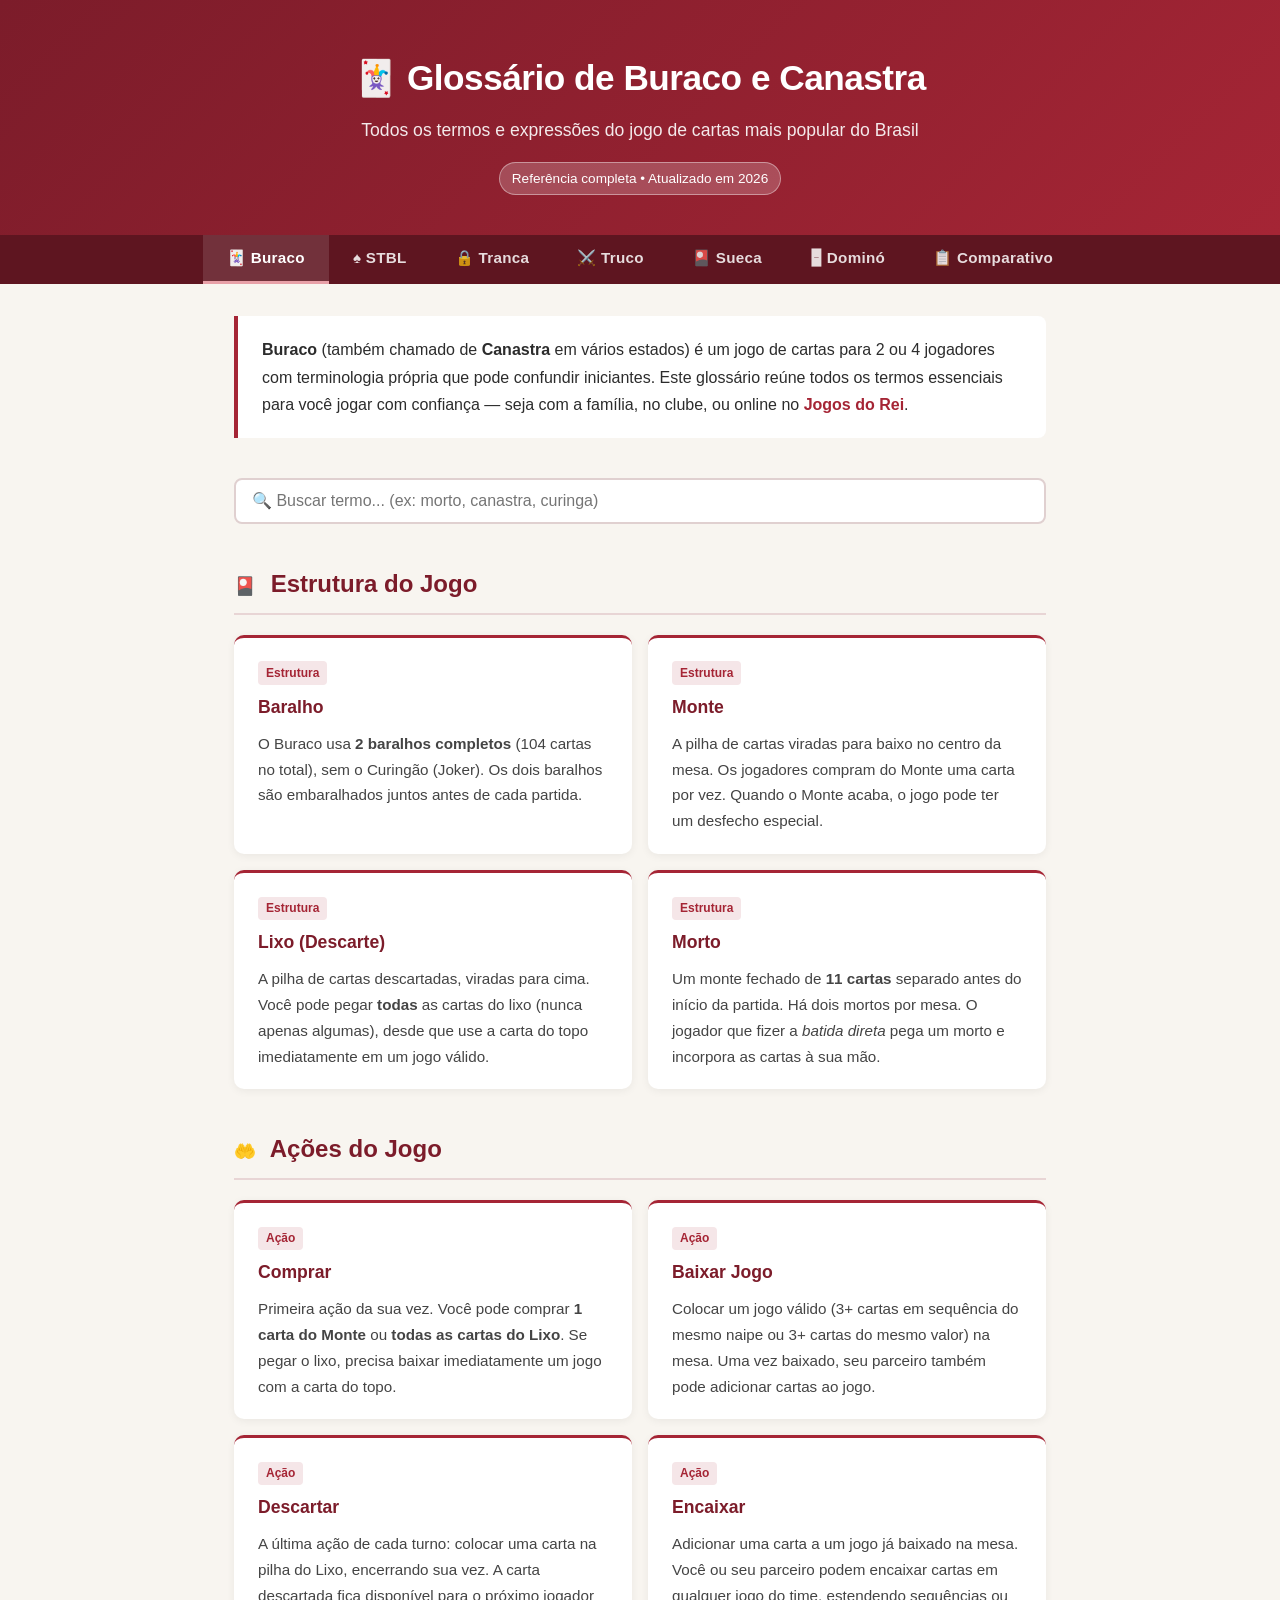
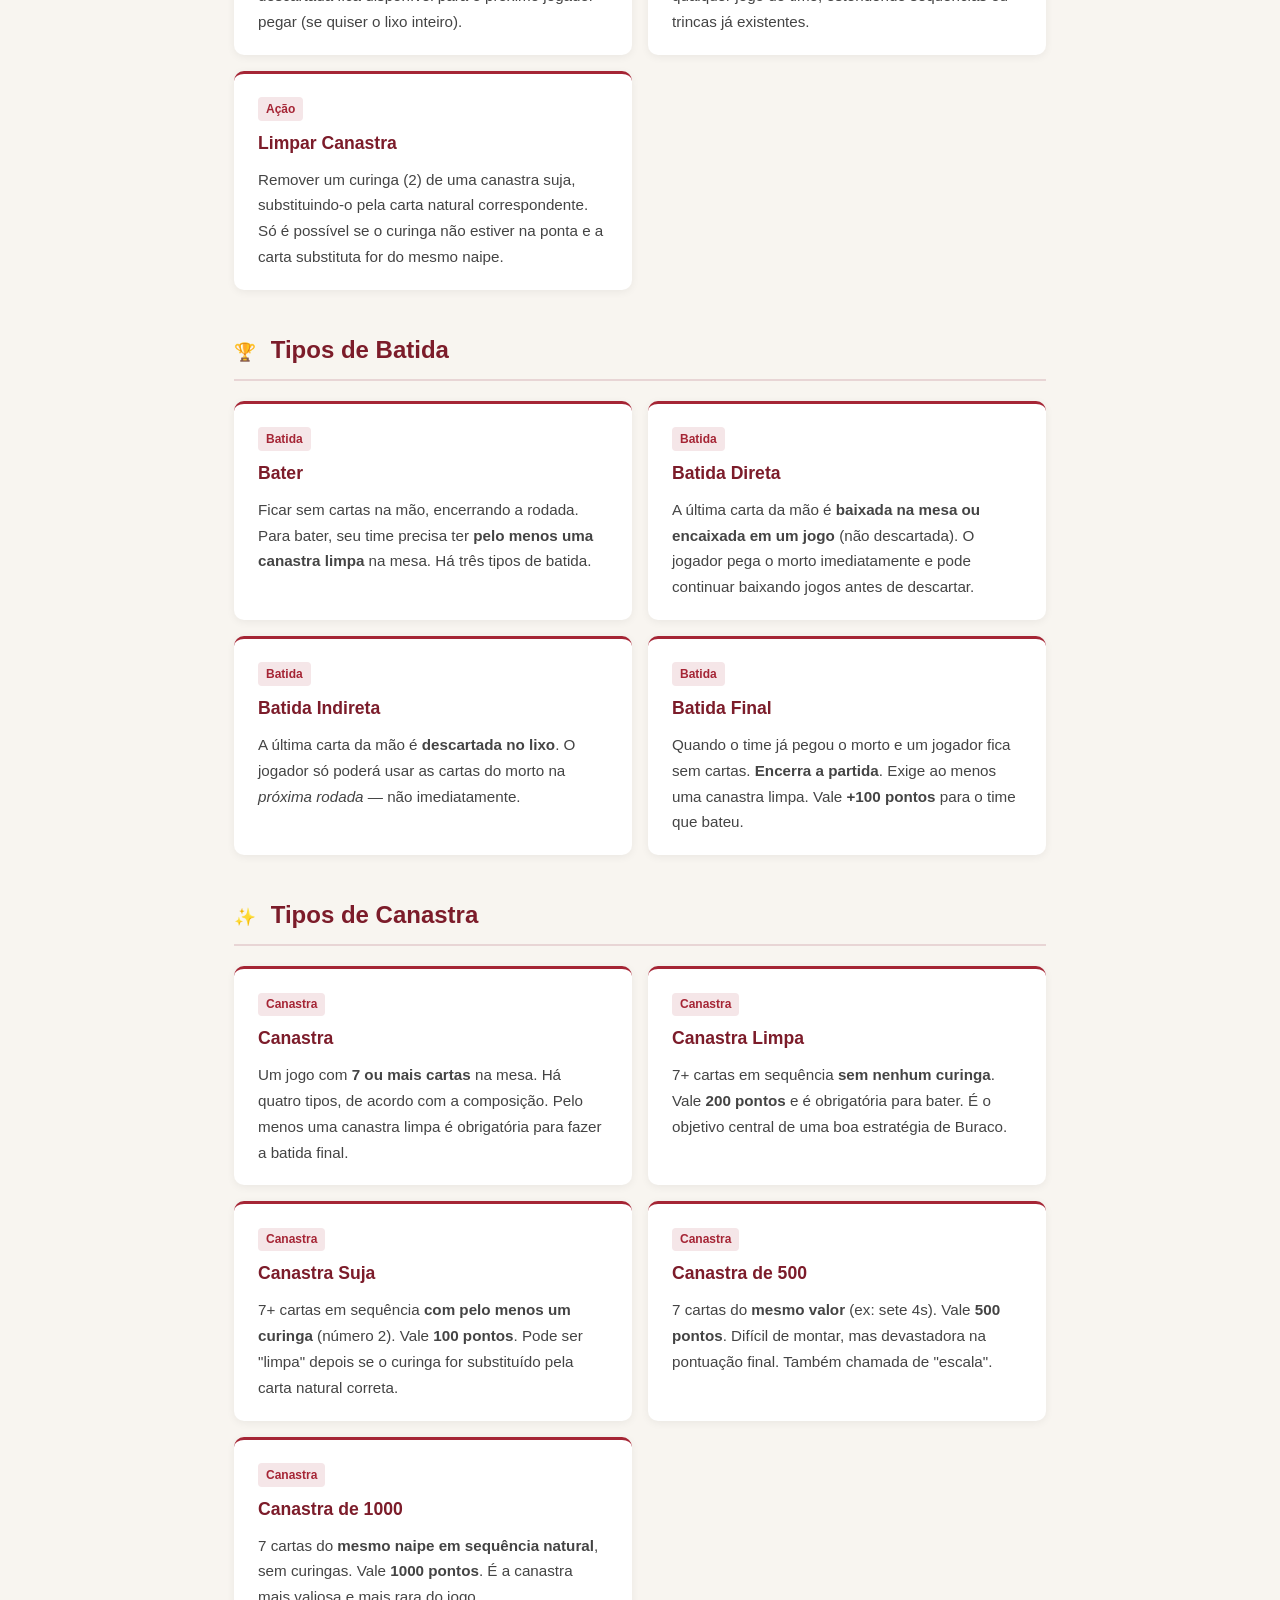
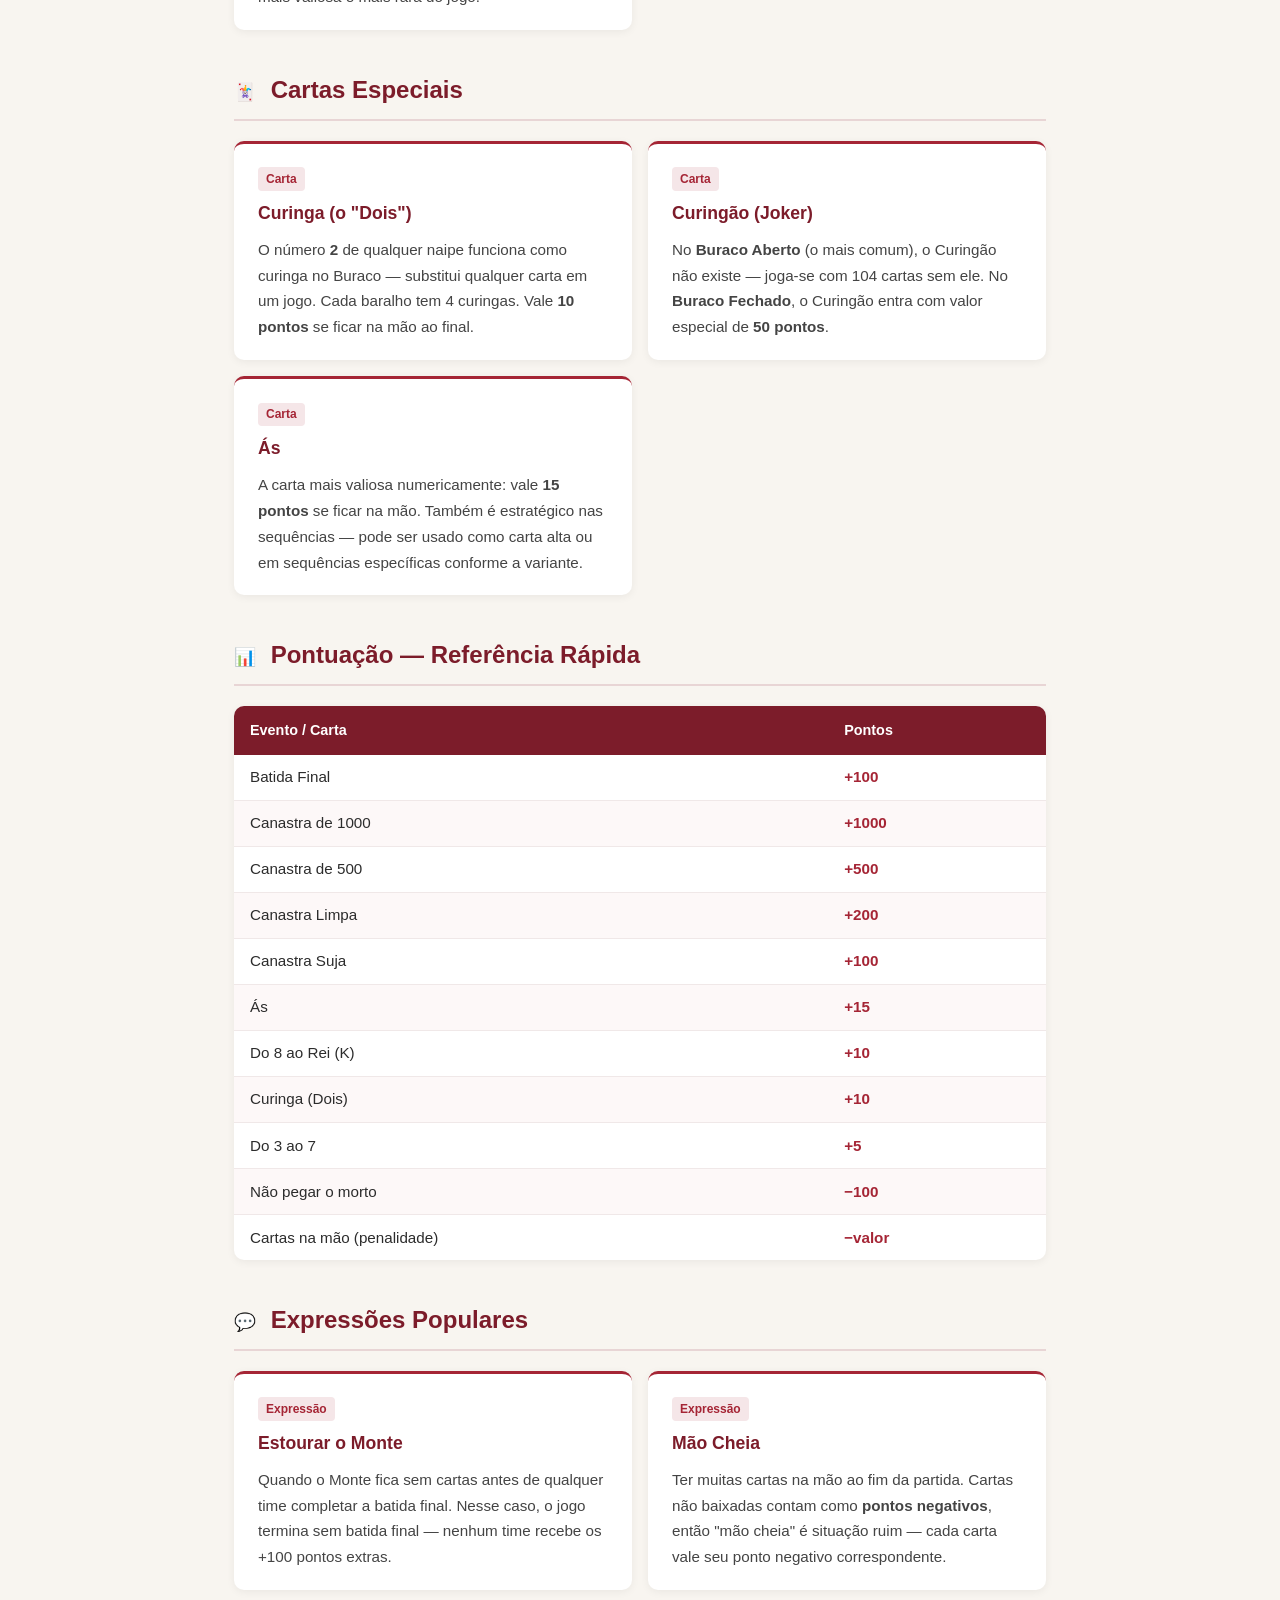
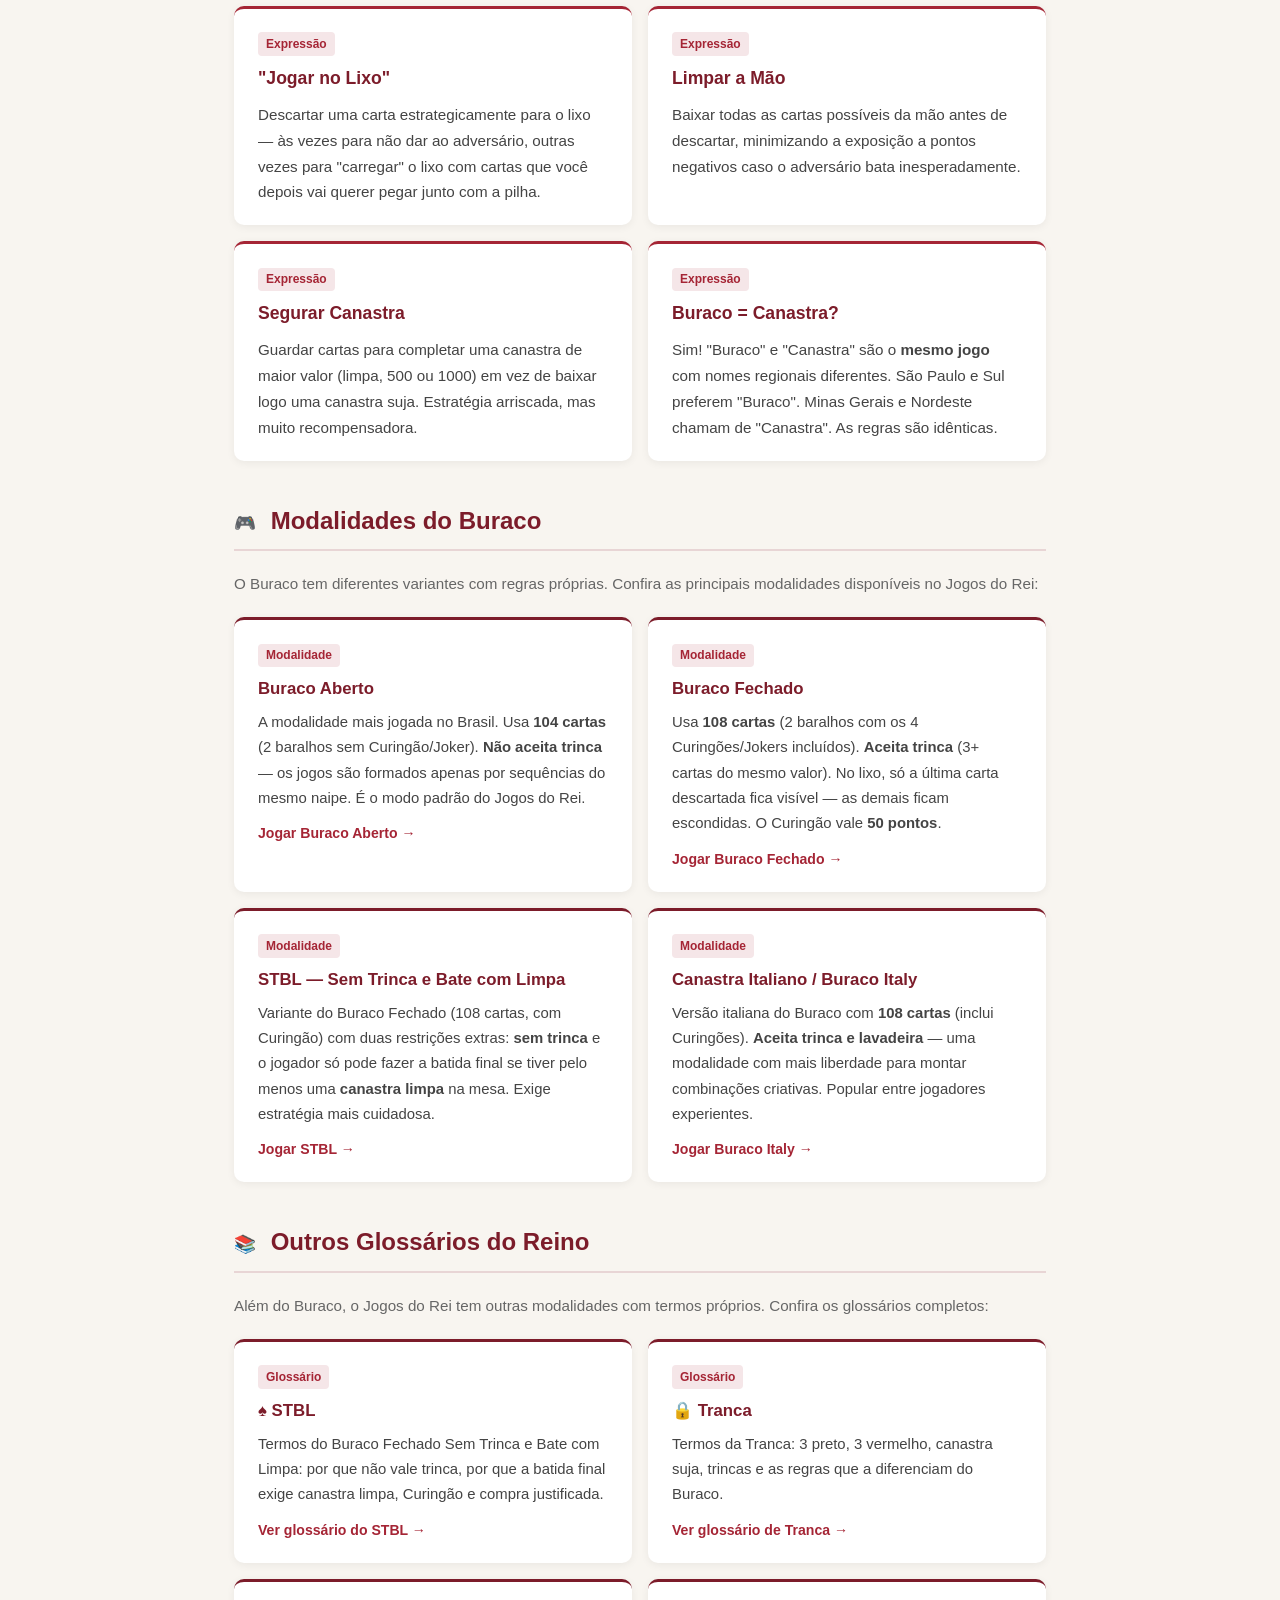
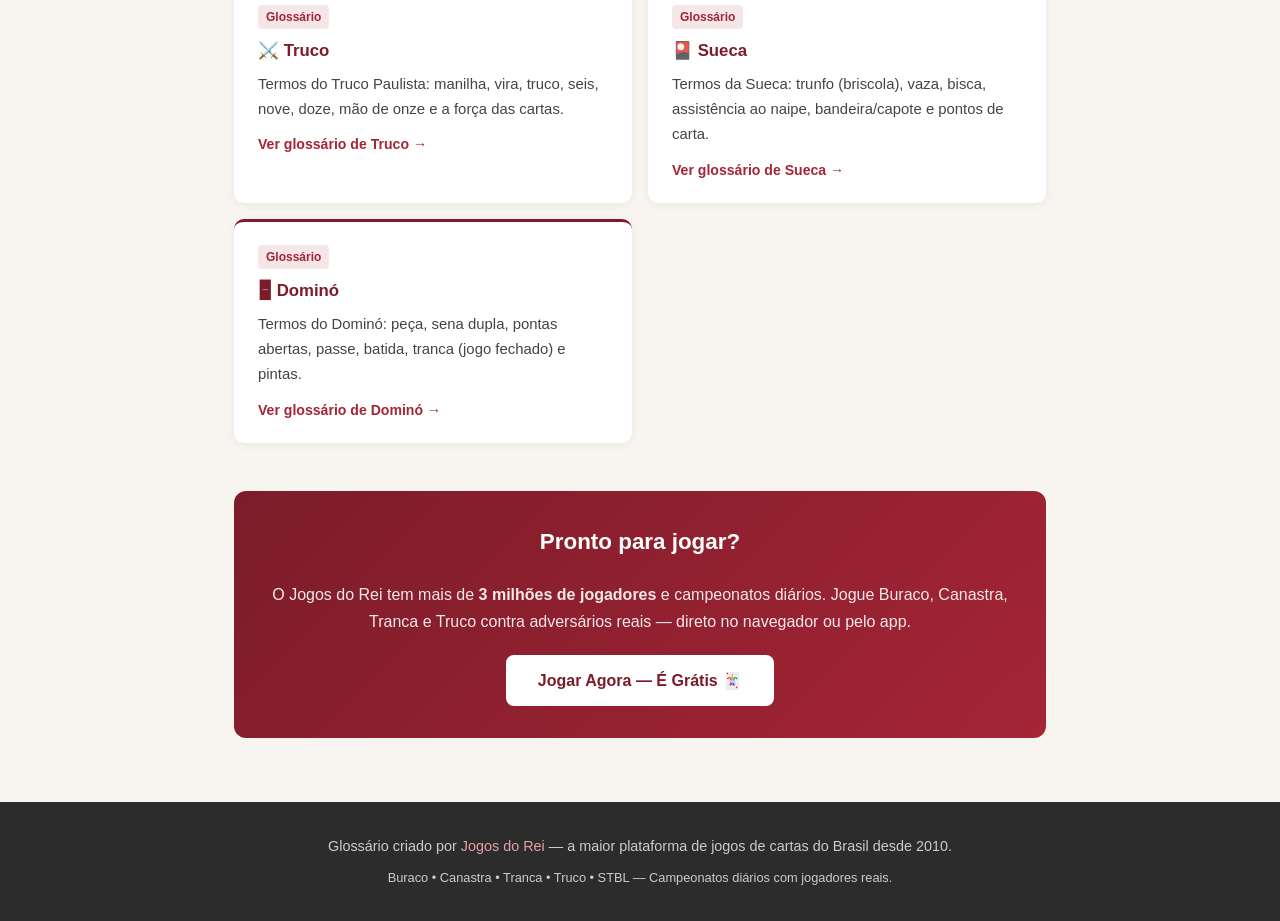
<file: glossario.tutorial/glossario-buraco-master/index.html>
<!DOCTYPE html>
<html lang="pt-BR">
<head>
  <meta charset="UTF-8">
  <meta name="viewport" content="width=device-width, initial-scale=1.0">
  <title>Glossário de Buraco e Canastra — Termos do Jogo</title>
  <meta name="description" content="Glossário completo com os termos e expressões do Buraco e Canastra. Aprenda o significado de morto, canastra, curinga, batida direta e muito mais.">
  <meta name="keywords" content="glossário buraco, termos buraco, canastra significado, morto buraco, batida direta, curinga buraco">
  <meta name="author" content="Jogos do Rei">
  <meta property="og:title" content="Glossário de Buraco e Canastra">
  <meta property="og:description" content="Termos, expressões e definições do Buraco/Canastra — o jogo de cartas mais popular do Brasil.">
  <meta property="og:url" content="https://jogosdorei.github.io/glossario-buraco/">
  <link rel="canonical" href="https://jogosdorei.github.io/glossario-buraco/">
  <style>
    * { box-sizing: border-box; margin: 0; padding: 0; }
    body {
      font-family: 'Segoe UI', Tahoma, Geneva, Verdana, sans-serif;
      background: #f8f5f0;
      color: #2c2c2c;
      line-height: 1.7;
    }
    header {
      background: linear-gradient(135deg, #7c1c2a 0%, #a52535 100%);
      color: white;
      padding: 3rem 1.5rem 2.5rem;
      text-align: center;
    }
    header h1 { font-size: 2.2rem; margin-bottom: 0.5rem; letter-spacing: -0.5px; }
    header p { font-size: 1.1rem; opacity: 0.9; max-width: 600px; margin: 0 auto; }
    .badge {
      display: inline-block;
      background: rgba(255,255,255,0.2);
      border: 1px solid rgba(255,255,255,0.4);
      border-radius: 20px;
      padding: 0.25rem 0.75rem;
      font-size: 0.85rem;
      margin-top: 1rem;
    }
    .container { max-width: 860px; margin: 0 auto; padding: 2rem 1.5rem; }
    .intro {
      background: white;
      border-left: 4px solid #a52535;
      border-radius: 0 8px 8px 0;
      padding: 1.25rem 1.5rem;
      margin-bottom: 2.5rem;
      font-size: 1rem;
    }
    .intro a { color: #a52535; font-weight: 600; text-decoration: none; }
    .intro a:hover { text-decoration: underline; }
    h2 {
      font-size: 1.5rem;
      color: #7c1c2a;
      border-bottom: 2px solid #e8d5d5;
      padding-bottom: 0.5rem;
      margin: 2.5rem 0 1.25rem;
    }
    h2 span { font-size: 1.1rem; margin-right: 0.5rem; }
    .term-grid {
      display: grid;
      grid-template-columns: 1fr;
      gap: 1rem;
    }
    @media (min-width: 600px) {
      .term-grid { grid-template-columns: 1fr 1fr; }
    }
    .term-card {
      background: white;
      border-radius: 10px;
      padding: 1.25rem 1.5rem;
      box-shadow: 0 2px 8px rgba(0,0,0,0.06);
      border-top: 3px solid #a52535;
      transition: transform 0.15s ease, box-shadow 0.15s ease;
    }
    .term-card:hover {
      transform: translateY(-2px);
      box-shadow: 0 4px 16px rgba(0,0,0,0.1);
    }
    .term-card h3 {
      font-size: 1.1rem;
      color: #7c1c2a;
      margin-bottom: 0.5rem;
    }
    .term-card p { font-size: 0.95rem; color: #444; }
    .term-card .tag {
      display: inline-block;
      background: #f5e6e8;
      color: #a52535;
      border-radius: 4px;
      padding: 0.1rem 0.5rem;
      font-size: 0.75rem;
      font-weight: 600;
      margin-bottom: 0.5rem;
    }
    .cta {
      background: linear-gradient(135deg, #7c1c2a, #a52535);
      color: white;
      border-radius: 12px;
      padding: 2rem 2rem;
      text-align: center;
      margin: 3rem 0 2rem;
    }
    .cta h2 { color: white; border: none; margin: 0 0 0.75rem; font-size: 1.4rem; }
    .cta p { margin-bottom: 1.25rem; opacity: 0.9; font-size: 1rem; }
    .cta a {
      display: inline-block;
      background: white;
      color: #7c1c2a;
      font-weight: 700;
      padding: 0.75rem 2rem;
      border-radius: 8px;
      text-decoration: none;
      font-size: 1rem;
      transition: opacity 0.15s;
    }
    .cta a:hover { opacity: 0.85; }
    .pontos-table {
      width: 100%;
      border-collapse: collapse;
      background: white;
      border-radius: 10px;
      overflow: hidden;
      box-shadow: 0 2px 8px rgba(0,0,0,0.06);
      margin-bottom: 1rem;
    }
    .pontos-table th {
      background: #7c1c2a;
      color: white;
      padding: 0.75rem 1rem;
      text-align: left;
      font-size: 0.9rem;
    }
    .pontos-table td {
      padding: 0.6rem 1rem;
      border-bottom: 1px solid #f0e8e8;
      font-size: 0.95rem;
    }
    .pontos-table tr:last-child td { border-bottom: none; }
    .pontos-table tr:nth-child(even) td { background: #fdf8f8; }
    .pts { font-weight: 700; color: #a52535; }
    footer {
      background: #2c2c2c;
      color: #ccc;
      text-align: center;
      padding: 2rem 1rem;
      font-size: 0.9rem;
    }
    footer a { color: #e8a0a8; text-decoration: none; }
    footer a:hover { text-decoration: underline; }
    .search-box {
      display: flex;
      gap: 0.5rem;
      margin-bottom: 2rem;
    }
    .search-box input {
      flex: 1;
      padding: 0.75rem 1rem;
      border: 2px solid #e0d0d0;
      border-radius: 8px;
      font-size: 1rem;
      outline: none;
      transition: border-color 0.15s;
    }
    .search-box input:focus { border-color: #a52535; }
    #no-results { display: none; color: #888; text-align: center; padding: 2rem; }
    nav {
      background: #5e1520;
      display: flex;
      justify-content: center;
      gap: 0;
      flex-wrap: wrap;
    }
    nav a {
      color: rgba(255,255,255,0.85);
      text-decoration: none;
      padding: 0.65rem 1.5rem;
      font-size: 0.95rem;
      font-weight: 600;
      letter-spacing: 0.3px;
      transition: background 0.15s, color 0.15s;
    }
    nav a:hover, nav a.active {
      background: rgba(255,255,255,0.12);
      color: white;
    }
    nav a.active {
      border-bottom: 3px solid #e8a0a8;
    }
    .modal-grid {
      display: grid;
      grid-template-columns: 1fr;
      gap: 1rem;
      margin-bottom: 1rem;
    }
    @media (min-width: 700px) {
      .modal-grid { grid-template-columns: 1fr 1fr; }
    }
    .modal-card {
      background: white;
      border-radius: 10px;
      padding: 1.25rem 1.5rem;
      box-shadow: 0 2px 8px rgba(0,0,0,0.06);
      border-top: 3px solid #7c1c2a;
    }
    .modal-card h3 { font-size: 1.05rem; color: #7c1c2a; margin-bottom: 0.4rem; }
    .modal-card p { font-size: 0.93rem; color: #444; margin-bottom: 0.5rem; }
    .modal-card a { color: #a52535; font-weight: 600; text-decoration: none; font-size: 0.88rem; }
    .modal-card a:hover { text-decoration: underline; }
    .modal-card .tag { display: inline-block; background: #f5e6e8; color: #a52535; border-radius: 4px; padding: 0.1rem 0.5rem; font-size: 0.75rem; font-weight: 600; margin-bottom: 0.5rem; }
  </style>
</head>
<body>

<header>
  <h1>🃏 Glossário de Buraco e Canastra</h1>
  <p>Todos os termos e expressões do jogo de cartas mais popular do Brasil</p>
  <span class="badge">Referência completa • Atualizado em 2026</span>
</header>

<nav>
  <a href="./index.html" class="active">🃏 Buraco</a>
  <a href="./stbl.html">♠️ STBL</a>
  <a href="./tranca.html">🔒 Tranca</a>
  <a href="./truco.html">⚔️ Truco</a>
  <a href="./sueca.html">🎴 Sueca</a>
  <a href="./domino.html">🁢 Dominó</a>
  <a href="./comparativo.html">📋 Comparativo</a>
</nav>

<div class="container">

  <div class="intro">
    <strong>Buraco</strong> (também chamado de <strong>Canastra</strong> em vários estados) é um jogo de cartas para 2 ou 4 jogadores com terminologia própria que pode confundir iniciantes. Este glossário reúne todos os termos essenciais para você jogar com confiança — seja com a família, no clube, ou online no <a href="https://www.jogosdorei.com.br" target="_blank" rel="noopener">Jogos do Rei</a>.
  </div>

  <div class="search-box">
    <input type="text" id="search" placeholder="🔍 Buscar termo... (ex: morto, canastra, curinga)" oninput="filtrarTermos()">
  </div>
  <p id="no-results">Nenhum termo encontrado. Tente outra busca.</p>

  <!-- SEÇÃO: Estrutura do jogo -->
  <h2><span>🎴</span> Estrutura do Jogo</h2>
  <div class="term-grid" id="section-estrutura">

    <div class="term-card" data-termo="baralho cartas deck">
      <span class="tag">Estrutura</span>
      <h3>Baralho</h3>
      <p>O Buraco usa <strong>2 baralhos completos</strong> (104 cartas no total), sem o Curingão (Joker). Os dois baralhos são embaralhados juntos antes de cada partida.</p>
    </div>

    <div class="term-card" data-termo="monte deck pilha compra">
      <span class="tag">Estrutura</span>
      <h3>Monte</h3>
      <p>A pilha de cartas viradas para baixo no centro da mesa. Os jogadores compram do Monte uma carta por vez. Quando o Monte acaba, o jogo pode ter um desfecho especial.</p>
    </div>

    <div class="term-card" data-termo="lixo descarte pilha">
      <span class="tag">Estrutura</span>
      <h3>Lixo (Descarte)</h3>
      <p>A pilha de cartas descartadas, viradas para cima. Você pode pegar <strong>todas</strong> as cartas do lixo (nunca apenas algumas), desde que use a carta do topo imediatamente em um jogo válido.</p>
    </div>

    <div class="term-card" data-termo="morto pilha escondida pegar">
      <span class="tag">Estrutura</span>
      <h3>Morto</h3>
      <p>Um monte fechado de <strong>11 cartas</strong> separado antes do início da partida. Há dois mortos por mesa. O jogador que fizer a <em>batida direta</em> pega um morto e incorpora as cartas à sua mão.</p>
    </div>

  </div>

  <!-- SEÇÃO: Ações -->
  <h2><span>🤲</span> Ações do Jogo</h2>
  <div class="term-grid" id="section-acoes">

    <div class="term-card" data-termo="comprar carta monte lixo">
      <span class="tag">Ação</span>
      <h3>Comprar</h3>
      <p>Primeira ação da sua vez. Você pode comprar <strong>1 carta do Monte</strong> ou <strong>todas as cartas do Lixo</strong>. Se pegar o lixo, precisa baixar imediatamente um jogo com a carta do topo.</p>
    </div>

    <div class="term-card" data-termo="baixar jogo mesa meld">
      <span class="tag">Ação</span>
      <h3>Baixar Jogo</h3>
      <p>Colocar um jogo válido (3+ cartas em sequência do mesmo naipe ou 3+ cartas do mesmo valor) na mesa. Uma vez baixado, seu parceiro também pode adicionar cartas ao jogo.</p>
    </div>

    <div class="term-card" data-termo="descartar lixo final turno">
      <span class="tag">Ação</span>
      <h3>Descartar</h3>
      <p>A última ação de cada turno: colocar uma carta na pilha do Lixo, encerrando sua vez. A carta descartada fica disponível para o próximo jogador pegar (se quiser o lixo inteiro).</p>
    </div>

    <div class="term-card" data-termo="encaixar adicionar jogo existente">
      <span class="tag">Ação</span>
      <h3>Encaixar</h3>
      <p>Adicionar uma carta a um jogo já baixado na mesa. Você ou seu parceiro podem encaixar cartas em qualquer jogo do time, estendendo sequências ou trincas já existentes.</p>
    </div>

    <div class="term-card" data-termo="limpar canastra suja curinga remover">
      <span class="tag">Ação</span>
      <h3>Limpar Canastra</h3>
      <p>Remover um curinga (2) de uma canastra suja, substituindo-o pela carta natural correspondente. Só é possível se o curinga não estiver na ponta e a carta substituta for do mesmo naipe.</p>
    </div>

  </div>

  <!-- SEÇÃO: Batidas -->
  <h2><span>🏆</span> Tipos de Batida</h2>
  <div class="term-grid" id="section-batidas">

    <div class="term-card" data-termo="bater ganhar rodada sem cartas">
      <span class="tag">Batida</span>
      <h3>Bater</h3>
      <p>Ficar sem cartas na mão, encerrando a rodada. Para bater, seu time precisa ter <strong>pelo menos uma canastra limpa</strong> na mesa. Há três tipos de batida.</p>
    </div>

    <div class="term-card" data-termo="batida direta última carta mesa jogo">
      <span class="tag">Batida</span>
      <h3>Batida Direta</h3>
      <p>A última carta da mão é <strong>baixada na mesa ou encaixada em um jogo</strong> (não descartada). O jogador pega o morto imediatamente e pode continuar baixando jogos antes de descartar.</p>
    </div>

    <div class="term-card" data-termo="batida indireta última carta lixo descarte">
      <span class="tag">Batida</span>
      <h3>Batida Indireta</h3>
      <p>A última carta da mão é <strong>descartada no lixo</strong>. O jogador só poderá usar as cartas do morto na <em>próxima rodada</em> — não imediatamente.</p>
    </div>

    <div class="term-card" data-termo="batida final encerrar partida">
      <span class="tag">Batida</span>
      <h3>Batida Final</h3>
      <p>Quando o time já pegou o morto e um jogador fica sem cartas. <strong>Encerra a partida</strong>. Exige ao menos uma canastra limpa. Vale <strong>+100 pontos</strong> para o time que bateu.</p>
    </div>

  </div>

  <!-- SEÇÃO: Canastras -->
  <h2><span>✨</span> Tipos de Canastra</h2>
  <div class="term-grid" id="section-canastras">

    <div class="term-card" data-termo="canastra sete cartas sequência">
      <span class="tag">Canastra</span>
      <h3>Canastra</h3>
      <p>Um jogo com <strong>7 ou mais cartas</strong> na mesa. Há quatro tipos, de acordo com a composição. Pelo menos uma canastra limpa é obrigatória para fazer a batida final.</p>
    </div>

    <div class="term-card" data-termo="canastra limpa sem curinga 200 pontos">
      <span class="tag">Canastra</span>
      <h3>Canastra Limpa</h3>
      <p>7+ cartas em sequência <strong>sem nenhum curinga</strong>. Vale <strong>200 pontos</strong> e é obrigatória para bater. É o objetivo central de uma boa estratégia de Buraco.</p>
    </div>

    <div class="term-card" data-termo="canastra suja com curinga 100 pontos">
      <span class="tag">Canastra</span>
      <h3>Canastra Suja</h3>
      <p>7+ cartas em sequência <strong>com pelo menos um curinga</strong> (número 2). Vale <strong>100 pontos</strong>. Pode ser "limpa" depois se o curinga for substituído pela carta natural correta.</p>
    </div>

    <div class="term-card" data-termo="canastra 500 escala mesmo valor">
      <span class="tag">Canastra</span>
      <h3>Canastra de 500</h3>
      <p>7 cartas do <strong>mesmo valor</strong> (ex: sete 4s). Vale <strong>500 pontos</strong>. Difícil de montar, mas devastadora na pontuação final. Também chamada de "escala".</p>
    </div>

    <div class="term-card" data-termo="canastra 1000 natural mesmo naipe sequência">
      <span class="tag">Canastra</span>
      <h3>Canastra de 1000</h3>
      <p>7 cartas do <strong>mesmo naipe em sequência natural</strong>, sem curingas. Vale <strong>1000 pontos</strong>. É a canastra mais valiosa e mais rara do jogo.</p>
    </div>

  </div>

  <!-- SEÇÃO: Cartas Especiais -->
  <h2><span>🃏</span> Cartas Especiais</h2>
  <div class="term-grid" id="section-cartas">

    <div class="term-card" data-termo="curinga dois coringa substituto">
      <span class="tag">Carta</span>
      <h3>Curinga (o "Dois")</h3>
      <p>O número <strong>2</strong> de qualquer naipe funciona como curinga no Buraco — substitui qualquer carta em um jogo. Cada baralho tem 4 curingas. Vale <strong>10 pontos</strong> se ficar na mão ao final.</p>
    </div>

    <div class="term-card" data-termo="curingão joker buraco fechado">
      <span class="tag">Carta</span>
      <h3>Curingão (Joker)</h3>
      <p>No <strong>Buraco Aberto</strong> (o mais comum), o Curingão não existe — joga-se com 104 cartas sem ele. No <strong>Buraco Fechado</strong>, o Curingão entra com valor especial de <strong>50 pontos</strong>.</p>
    </div>

    <div class="term-card" data-termo="ás ace carta alta">
      <span class="tag">Carta</span>
      <h3>Ás</h3>
      <p>A carta mais valiosa numericamente: vale <strong>15 pontos</strong> se ficar na mão. Também é estratégico nas sequências — pode ser usado como carta alta ou em sequências específicas conforme a variante.</p>
    </div>

  </div>

  <!-- SEÇÃO: Termos de Pontuação -->
  <h2><span>📊</span> Pontuação — Referência Rápida</h2>

  <table class="pontos-table">
    <thead>
      <tr>
        <th>Evento / Carta</th>
        <th>Pontos</th>
      </tr>
    </thead>
    <tbody>
      <tr><td>Batida Final</td><td class="pts">+100</td></tr>
      <tr><td>Canastra de 1000</td><td class="pts">+1000</td></tr>
      <tr><td>Canastra de 500</td><td class="pts">+500</td></tr>
      <tr><td>Canastra Limpa</td><td class="pts">+200</td></tr>
      <tr><td>Canastra Suja</td><td class="pts">+100</td></tr>
      <tr><td>Ás</td><td class="pts">+15</td></tr>
      <tr><td>Do 8 ao Rei (K)</td><td class="pts">+10</td></tr>
      <tr><td>Curinga (Dois)</td><td class="pts">+10</td></tr>
      <tr><td>Do 3 ao 7</td><td class="pts">+5</td></tr>
      <tr><td>Não pegar o morto</td><td class="pts">−100</td></tr>
      <tr><td>Cartas na mão (penalidade)</td><td class="pts">−valor</td></tr>
    </tbody>
  </table>

  <!-- SEÇÃO: Expressões populares -->
  <h2><span>💬</span> Expressões Populares</h2>
  <div class="term-grid" id="section-expressoes">

    <div class="term-card" data-termo="estourar monte acabar cartas">
      <span class="tag">Expressão</span>
      <h3>Estourar o Monte</h3>
      <p>Quando o Monte fica sem cartas antes de qualquer time completar a batida final. Nesse caso, o jogo termina sem batida final — nenhum time recebe os +100 pontos extras.</p>
    </div>

    <div class="term-card" data-termo="mão cheia muitas cartas penalidade">
      <span class="tag">Expressão</span>
      <h3>Mão Cheia</h3>
      <p>Ter muitas cartas na mão ao fim da partida. Cartas não baixadas contam como <strong>pontos negativos</strong>, então "mão cheia" é situação ruim — cada carta vale seu ponto negativo correspondente.</p>
    </div>

    <div class="term-card" data-termo="jogar lixo pegar descarte">
      <span class="tag">Expressão</span>
      <h3>"Jogar no Lixo"</h3>
      <p>Descartar uma carta estrategicamente para o lixo — às vezes para não dar ao adversário, outras vezes para "carregar" o lixo com cartas que você depois vai querer pegar junto com a pilha.</p>
    </div>

    <div class="term-card" data-termo="limpar mesa baixar tudo cartas">
      <span class="tag">Expressão</span>
      <h3>Limpar a Mão</h3>
      <p>Baixar todas as cartas possíveis da mão antes de descartar, minimizando a exposição a pontos negativos caso o adversário bata inesperadamente.</p>
    </div>

    <div class="term-card" data-termo="segurar canastra guardar cartas">
      <span class="tag">Expressão</span>
      <h3>Segurar Canastra</h3>
      <p>Guardar cartas para completar uma canastra de maior valor (limpa, 500 ou 1000) em vez de baixar logo uma canastra suja. Estratégia arriscada, mas muito recompensadora.</p>
    </div>

    <div class="term-card" data-termo="buraco canastra mesmo jogo sinônimo">
      <span class="tag">Expressão</span>
      <h3>Buraco = Canastra?</h3>
      <p>Sim! "Buraco" e "Canastra" são o <strong>mesmo jogo</strong> com nomes regionais diferentes. São Paulo e Sul preferem "Buraco". Minas Gerais e Nordeste chamam de "Canastra". As regras são idênticas.</p>
    </div>

  </div>

  <!-- SEÇÃO: Modalidades do Buraco -->
  <h2><span>🎮</span> Modalidades do Buraco</h2>
  <p style="color:#666;font-size:0.95rem;margin-bottom:1.25rem;">O Buraco tem diferentes variantes com regras próprias. Confira as principais modalidades disponíveis no Jogos do Rei:</p>
  <div class="modal-grid">

    <div class="modal-card">
      <span class="tag">Modalidade</span>
      <h3>Buraco Aberto</h3>
      <p>A modalidade mais jogada no Brasil. Usa <strong>104 cartas</strong> (2 baralhos sem Curingão/Joker). <strong>Não aceita trinca</strong> — os jogos são formados apenas por sequências do mesmo naipe. É o modo padrão do Jogos do Rei.</p>
      <a href="https://www.jogosdorei.com.br" target="_blank" rel="noopener">Jogar Buraco Aberto →</a>
    </div>

    <div class="modal-card">
      <span class="tag">Modalidade</span>
      <h3>Buraco Fechado</h3>
      <p>Usa <strong>108 cartas</strong> (2 baralhos com os 4 Curingões/Jokers incluídos). <strong>Aceita trinca</strong> (3+ cartas do mesmo valor). No lixo, só a última carta descartada fica visível — as demais ficam escondidas. O Curingão vale <strong>50 pontos</strong>.</p>
      <a href="https://www.jogosdorei.com.br" target="_blank" rel="noopener">Jogar Buraco Fechado →</a>
    </div>

    <div class="modal-card">
      <span class="tag">Modalidade</span>
      <h3>STBL — Sem Trinca e Bate com Limpa</h3>
      <p>Variante do Buraco Fechado (108 cartas, com Curingão) com duas restrições extras: <strong>sem trinca</strong> e o jogador só pode fazer a batida final se tiver pelo menos uma <strong>canastra limpa</strong> na mesa. Exige estratégia mais cuidadosa.</p>
      <a href="https://www.jogosdorei.com.br" target="_blank" rel="noopener">Jogar STBL →</a>
    </div>

    <div class="modal-card">
      <span class="tag">Modalidade</span>
      <h3>Canastra Italiano / Buraco Italy</h3>
      <p>Versão italiana do Buraco com <strong>108 cartas</strong> (inclui Curingões). <strong>Aceita trinca e lavadeira</strong> — uma modalidade com mais liberdade para montar combinações criativas. Popular entre jogadores experientes.</p>
      <a href="https://www.jogosdorei.com.br/inicio/?jogo=BURACO_ITALY_4" target="_blank" rel="noopener">Jogar Buraco Italy →</a>
    </div>

  </div>

  <!-- SEÇÃO: Outros glossários do Reino -->
  <h2><span>📚</span> Outros Glossários do Reino</h2>
  <p style="color:#666;font-size:0.95rem;margin-bottom:1.25rem;">Além do Buraco, o Jogos do Rei tem outras modalidades com termos próprios. Confira os glossários completos:</p>
  <div class="modal-grid">

    <div class="modal-card">
      <span class="tag">Glossário</span>
      <h3>♠️ STBL</h3>
      <p>Termos do Buraco Fechado Sem Trinca e Bate com Limpa: por que não vale trinca, por que a batida final exige canastra limpa, Curingão e compra justificada.</p>
      <a href="./stbl.html">Ver glossário do STBL →</a>
    </div>

    <div class="modal-card">
      <span class="tag">Glossário</span>
      <h3>🔒 Tranca</h3>
      <p>Termos da Tranca: 3 preto, 3 vermelho, canastra suja, trincas e as regras que a diferenciam do Buraco.</p>
      <a href="./tranca.html">Ver glossário de Tranca →</a>
    </div>

    <div class="modal-card">
      <span class="tag">Glossário</span>
      <h3>⚔️ Truco</h3>
      <p>Termos do Truco Paulista: manilha, vira, truco, seis, nove, doze, mão de onze e a força das cartas.</p>
      <a href="./truco.html">Ver glossário de Truco →</a>
    </div>

    <div class="modal-card">
      <span class="tag">Glossário</span>
      <h3>🎴 Sueca</h3>
      <p>Termos da Sueca: trunfo (briscola), vaza, bisca, assistência ao naipe, bandeira/capote e pontos de carta.</p>
      <a href="./sueca.html">Ver glossário de Sueca →</a>
    </div>

    <div class="modal-card">
      <span class="tag">Glossário</span>
      <h3>🁢 Dominó</h3>
      <p>Termos do Dominó: peça, sena dupla, pontas abertas, passe, batida, tranca (jogo fechado) e pintas.</p>
      <a href="./domino.html">Ver glossário de Dominó →</a>
    </div>

  </div>

  <!-- CTA -->
  <div class="cta">
    <h2>Pronto para jogar?</h2>
    <p>O Jogos do Rei tem mais de <strong>3 milhões de jogadores</strong> e campeonatos diários. Jogue Buraco, Canastra, Tranca e Truco contra adversários reais — direto no navegador ou pelo app.</p>
    <a href="https://www.jogosdorei.com.br" target="_blank" rel="noopener">Jogar Agora — É Grátis 🃏</a>
  </div>

</div>

<footer>
  <p>Glossário criado por <a href="https://www.jogosdorei.com.br" target="_blank" rel="noopener">Jogos do Rei</a> — a maior plataforma de jogos de cartas do Brasil desde 2010.</p>
  <p style="margin-top:0.5rem; font-size:0.8rem;">Buraco • Canastra • Tranca • Truco • STBL — Campeonatos diários com jogadores reais.</p>
</footer>

<script>
  function filtrarTermos() {
    const q = document.getElementById('search').value.toLowerCase();
    const cards = document.querySelectorAll('.term-card');
    let found = 0;
    cards.forEach(card => {
      const text = (card.getAttribute('data-termo') + ' ' + card.innerText).toLowerCase();
      const match = !q || text.includes(q);
      card.style.display = match ? '' : 'none';
      if (match) found++;
    });
    document.getElementById('no-results').style.display = (found === 0 && q) ? 'block' : 'none';
  }
</script>

</body>
</html>
</file>
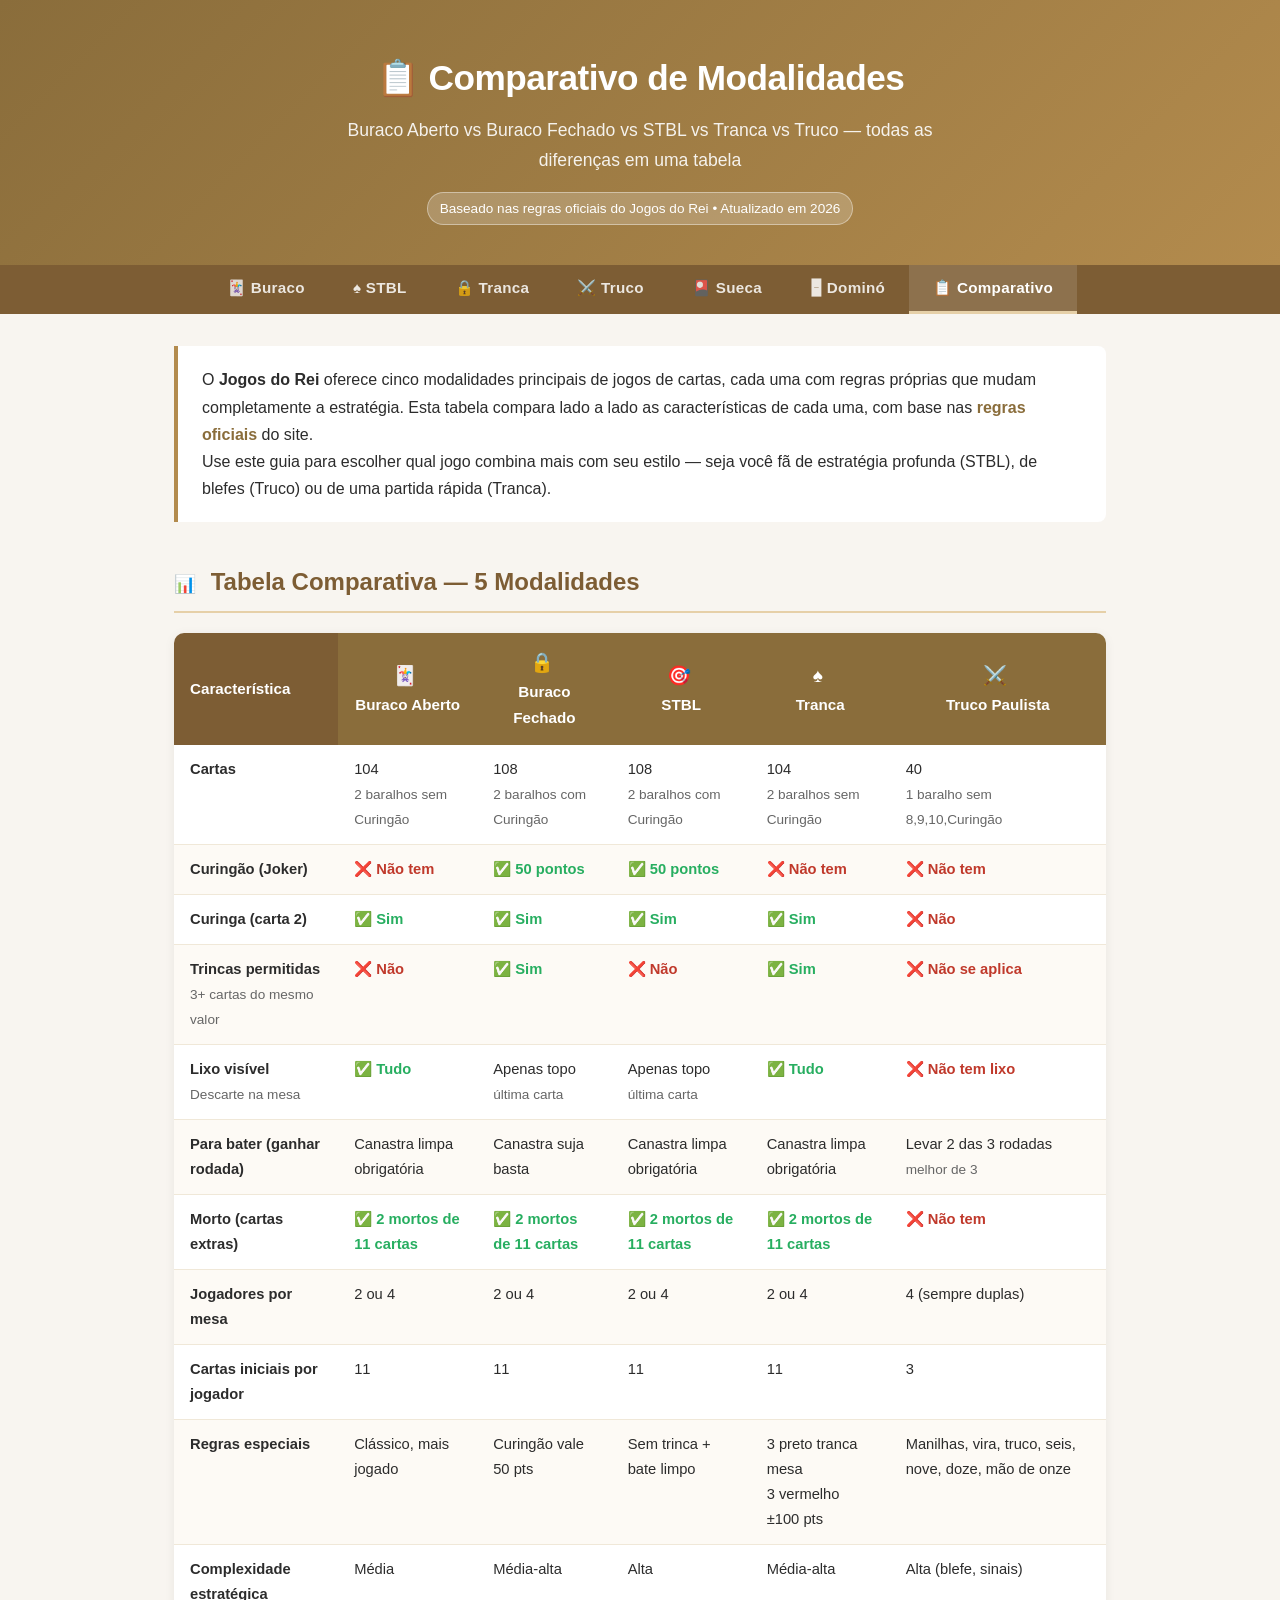
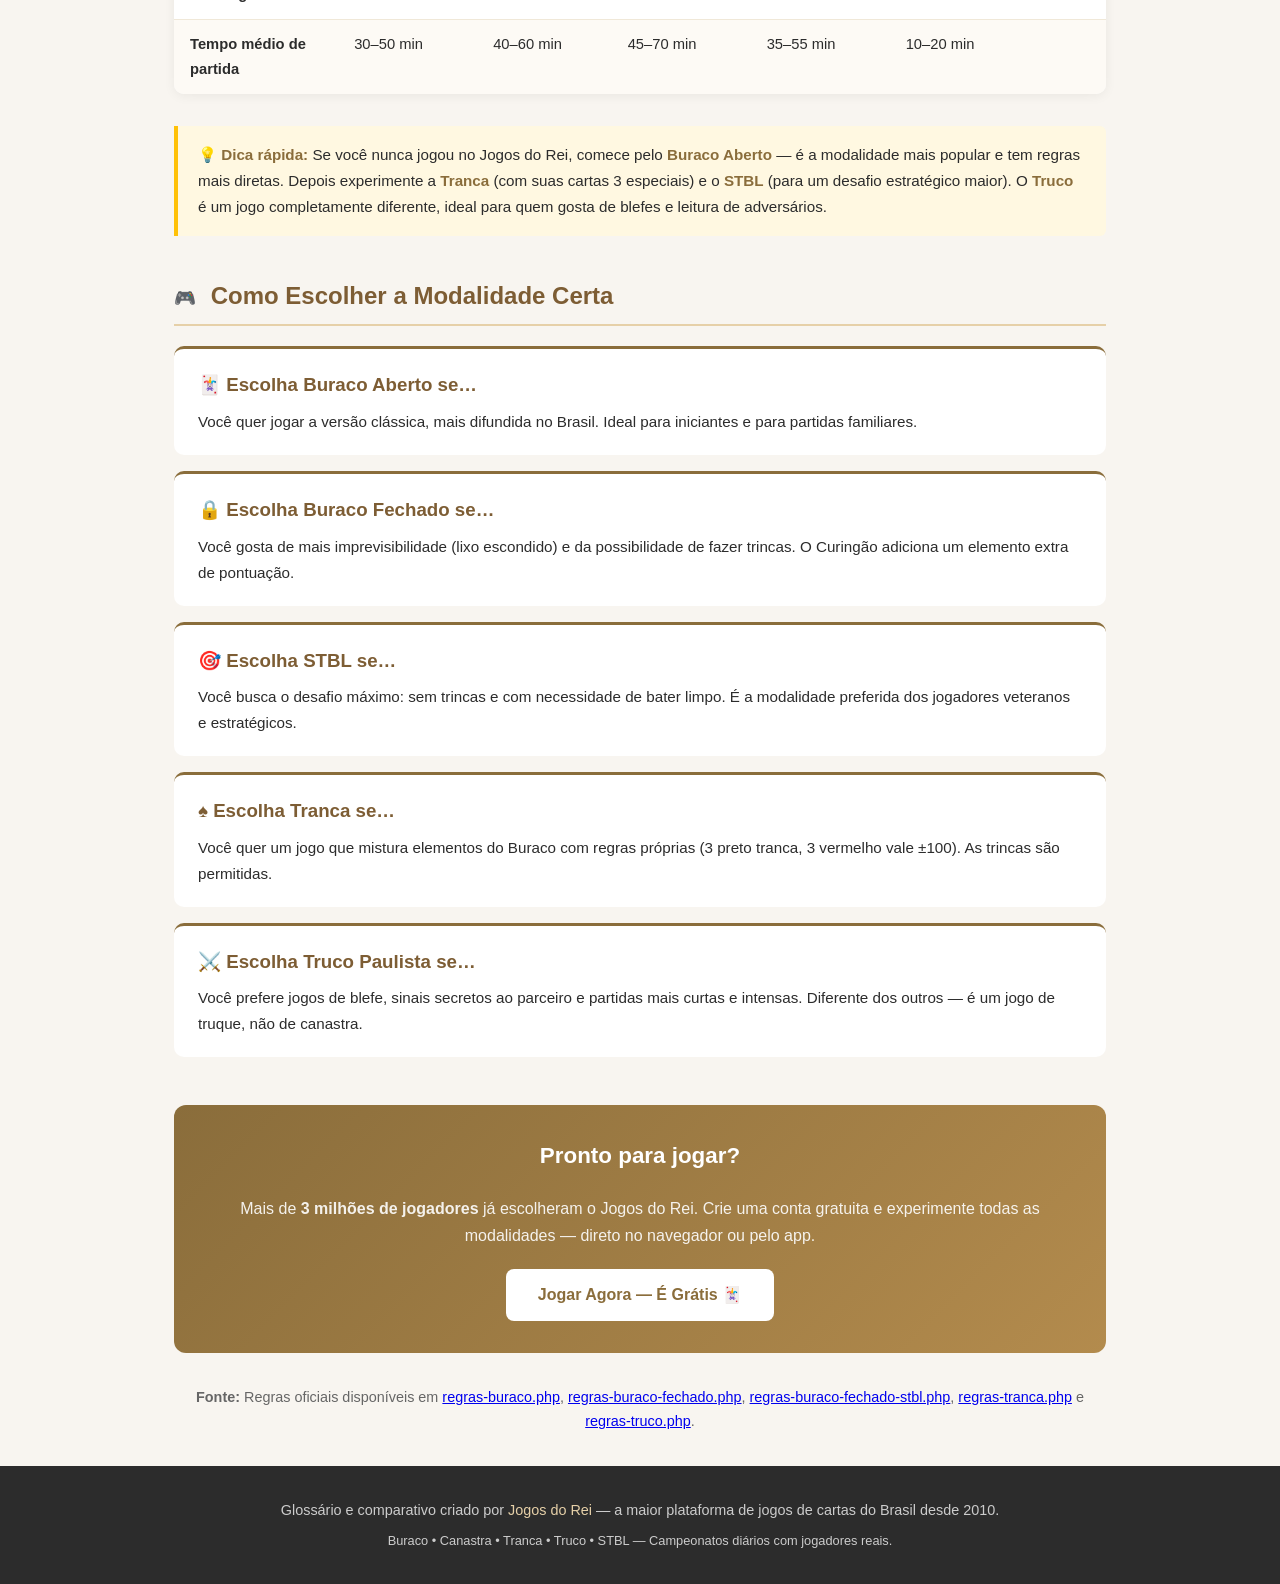
<file: glossario.tutorial/glossario-buraco-master/comparativo.html>
<!DOCTYPE html>
<html lang="pt-BR">
<head>
  <meta charset="UTF-8">
  <meta name="viewport" content="width=device-width, initial-scale=1.0">
  <title>Comparativo de Modalidades — Buraco, Tranca, Truco | Jogos do Rei</title>
  <meta name="description" content="Tabela comparativa completa das modalidades do Jogos do Rei: Buraco Aberto, Buraco Fechado, STBL, Tranca e Truco. Veja cartas, regras e diferenças.">
  <meta name="keywords" content="comparativo buraco, diferenças buraco fechado aberto, STBL vs buraco, tranca vs buraco, truco paulista, tabela comparativa jogos de cartas">
  <meta name="author" content="Jogos do Rei">
  <meta property="og:title" content="Comparativo Completo das Modalidades — Jogos do Rei">
  <meta property="og:description" content="Descubra as diferenças entre Buraco Aberto, Buraco Fechado, STBL, Tranca e Truco em uma tabela visual clara.">
  <meta property="og:url" content="https://jogosdorei.github.io/glossario-buraco/comparativo.html">
  <link rel="canonical" href="https://jogosdorei.github.io/glossario-buraco/comparativo.html">
  <style>
    * { box-sizing: border-box; margin: 0; padding: 0; }
    body {
      font-family: 'Segoe UI', Tahoma, Geneva, Verdana, sans-serif;
      background: #f8f5f0;
      color: #2c2c2c;
      line-height: 1.7;
    }
    header {
      background: linear-gradient(135deg, #8a6d3b 0%, #b38b4d 100%);
      color: white;
      padding: 3rem 1.5rem 2.5rem;
      text-align: center;
    }
    header h1 { font-size: 2.2rem; margin-bottom: 0.5rem; letter-spacing: -0.5px; }
    header p { font-size: 1.1rem; opacity: 0.9; max-width: 600px; margin: 0 auto; }
    .badge {
      display: inline-block;
      background: rgba(255,255,255,0.2);
      border: 1px solid rgba(255,255,255,0.4);
      border-radius: 20px;
      padding: 0.25rem 0.75rem;
      font-size: 0.85rem;
      margin-top: 1rem;
    }
    nav {
      background: #7d5d34;
      display: flex;
      justify-content: center;
      gap: 0;
      flex-wrap: wrap;
    }
    nav a {
      color: rgba(255,255,255,0.85);
      text-decoration: none;
      padding: 0.65rem 1.5rem;
      font-size: 0.95rem;
      font-weight: 600;
      letter-spacing: 0.3px;
      transition: background 0.15s, color 0.15s;
    }
    nav a:hover, nav a.active {
      background: rgba(255,255,255,0.12);
      color: white;
    }
    nav a.active {
      border-bottom: 3px solid #e6d0a8;
    }
    .container { max-width: 980px; margin: 0 auto; padding: 2rem 1.5rem; }
    .intro {
      background: white;
      border-left: 4px solid #b38b4d;
      border-radius: 0 8px 8px 0;
      padding: 1.25rem 1.5rem;
      margin-bottom: 2.5rem;
      font-size: 1rem;
    }
    .intro a { color: #8a6d3b; font-weight: 600; text-decoration: none; }
    .intro a:hover { text-decoration: underline; }
    h2 {
      font-size: 1.5rem;
      color: #7d5d34;
      border-bottom: 2px solid #e6d0a8;
      padding-bottom: 0.5rem;
      margin: 2.5rem 0 1.25rem;
    }
    h2 span { font-size: 1.1rem; margin-right: 0.5rem; }
    .comparison-table {
      width: 100%;
      border-collapse: collapse;
      background: white;
      border-radius: 10px;
      overflow: hidden;
      box-shadow: 0 2px 12px rgba(0,0,0,0.06);
      margin-bottom: 2rem;
    }
    .comparison-table th {
      background: #8a6d3b;
      color: white;
      padding: 0.85rem 1rem;
      text-align: center;
      font-size: 0.95rem;
      font-weight: 600;
      vertical-align: middle;
    }
    .comparison-table th.feature {
      background: #7d5d34;
      text-align: left;
    }
    .comparison-table td {
      padding: 0.75rem 1rem;
      border-bottom: 1px solid #f0e8d8;
      font-size: 0.92rem;
      vertical-align: top;
    }
    .comparison-table tr:last-child td { border-bottom: none; }
    .comparison-table tr:nth-child(even) td { background: #fdfaf5; }
    .comparison-table .modalidade-name {
      font-weight: 700;
      color: #8a6d3b;
      font-size: 1rem;
      text-align: center;
    }
    .comparison-table .emoji { font-size: 1.2rem; margin-right: 0.3rem; }
    .yes { color: #27ae60; font-weight: 600; }
    .no { color: #c0392b; font-weight: 600; }
    .value { color: #2c2c2c; font-weight: 500; }
    .note { font-size: 0.85rem; color: #666; margin-top: 0.2rem; }
    .cta {
      background: linear-gradient(135deg, #8a6d3b, #b38b4d);
      color: white;
      border-radius: 12px;
      padding: 2rem 2rem;
      text-align: center;
      margin: 3rem 0 2rem;
    }
    .cta h2 { color: white; border: none; margin: 0 0 0.75rem; font-size: 1.4rem; }
    .cta p { margin-bottom: 1.25rem; opacity: 0.9; font-size: 1rem; }
    .cta a {
      display: inline-block;
      background: white;
      color: #8a6d3b;
      font-weight: 700;
      padding: 0.75rem 2rem;
      border-radius: 8px;
      text-decoration: none;
      font-size: 1rem;
      transition: opacity 0.15s;
    }
    .cta a:hover { opacity: 0.85; }
    footer {
      background: #2c2c2c;
      color: #ccc;
      text-align: center;
      padding: 2rem 1rem;
      font-size: 0.9rem;
    }
    footer a { color: #e6d0a8; text-decoration: none; }
    footer a:hover { text-decoration: underline; }
    .tip {
      background: #fff8e1;
      border-left: 4px solid #ffc107;
      padding: 1rem 1.25rem;
      margin: 1.5rem 0;
      border-radius: 0 6px 6px 0;
      font-size: 0.95rem;
    }
    .tip strong { color: #8a6d3b; }
    @media (max-width: 768px) {
      .comparison-table { display: block; overflow-x: auto; }
      nav { flex-wrap: wrap; }
      nav a { padding: 0.5rem 1rem; font-size: 0.9rem; }
    }
  </style>
</head>
<body>

<header>
  <h1>📋 Comparativo de Modalidades</h1>
  <p>Buraco Aberto vs Buraco Fechado vs STBL vs Tranca vs Truco — todas as diferenças em uma tabela</p>
  <span class="badge">Baseado nas regras oficiais do Jogos do Rei • Atualizado em 2026</span>
</header>

<nav>
  <a href="./index.html">🃏 Buraco</a>
  <a href="./stbl.html">♠️ STBL</a>
  <a href="./tranca.html">🔒 Tranca</a>
  <a href="./truco.html">⚔️ Truco</a>
  <a href="./sueca.html">🎴 Sueca</a>
  <a href="./domino.html">🁢 Dominó</a>
  <a href="./comparativo.html" class="active">📋 Comparativo</a>
</nav>

<div class="container">

  <div class="intro">
    <p>O <strong>Jogos do Rei</strong> oferece cinco modalidades principais de jogos de cartas, cada uma com regras próprias que mudam completamente a estratégia. Esta tabela compara lado a lado as características de cada uma, com base nas <a href="https://www.jogosdorei.com.br/regras-buraco.php" target="_blank" rel="noopener">regras oficiais</a> do site.</p>
    <p>Use este guia para escolher qual jogo combina mais com seu estilo — seja você fã de estratégia profunda (STBL), de blefes (Truco) ou de uma partida rápida (Tranca).</p>
  </div>

  <h2><span>📊</span> Tabela Comparativa — 5 Modalidades</h2>

  <table class="comparison-table">
    <thead>
      <tr>
        <th class="feature">Característica</th>
        <th><span class="emoji">🃏</span><br>Buraco Aberto</th>
        <th><span class="emoji">🔒</span><br>Buraco Fechado</th>
        <th><span class="emoji">🎯</span><br>STBL</th>
        <th><span class="emoji">♠️</span><br>Tranca</th>
        <th><span class="emoji">⚔️</span><br>Truco Paulista</th>
      </tr>
    </thead>
    <tbody>
      <tr>
        <td class="feature"><strong>Cartas</strong></td>
        <td class="value">104<br><span class="note">2 baralhos sem Curingão</span></td>
        <td class="value">108<br><span class="note">2 baralhos com Curingão</span></td>
        <td class="value">108<br><span class="note">2 baralhos com Curingão</span></td>
        <td class="value">104<br><span class="note">2 baralhos sem Curingão</span></td>
        <td class="value">40<br><span class="note">1 baralho sem 8,9,10,Curingão</span></td>
      </tr>
      <tr>
        <td class="feature"><strong>Curingão (Joker)</strong></td>
        <td class="no">❌ Não tem</td>
        <td class="yes">✅ 50 pontos</td>
        <td class="yes">✅ 50 pontos</td>
        <td class="no">❌ Não tem</td>
        <td class="no">❌ Não tem</td>
      </tr>
      <tr>
        <td class="feature"><strong>Curinga (carta 2)</strong></td>
        <td class="yes">✅ Sim</td>
        <td class="yes">✅ Sim</td>
        <td class="yes">✅ Sim</td>
        <td class="yes">✅ Sim</td>
        <td class="no">❌ Não</td>
      </tr>
      <tr>
        <td class="feature"><strong>Trincas permitidas</strong><br><span class="note">3+ cartas do mesmo valor</span></td>
        <td class="no">❌ Não</td>
        <td class="yes">✅ Sim</td>
        <td class="no">❌ Não</td>
        <td class="yes">✅ Sim</td>
        <td class="no">❌ Não se aplica</td>
      </tr>
      <tr>
        <td class="feature"><strong>Lixo visível</strong><br><span class="note">Descarte na mesa</span></td>
        <td class="yes">✅ Tudo</td>
        <td class="value">Apenas topo<br><span class="note">última carta</span></td>
        <td class="value">Apenas topo<br><span class="note">última carta</span></td>
        <td class="yes">✅ Tudo</td>
        <td class="no">❌ Não tem lixo</td>
      </tr>
      <tr>
        <td class="feature"><strong>Para bater (ganhar rodada)</strong></td>
        <td class="value">Canastra limpa obrigatória</td>
        <td class="value">Canastra suja basta</td>
        <td class="value">Canastra limpa obrigatória</td>
        <td class="value">Canastra limpa obrigatória</td>
        <td class="value">Levar 2 das 3 rodadas<br><span class="note">melhor de 3</span></td>
      </tr>
      <tr>
        <td class="feature"><strong>Morto (cartas extras)</strong></td>
        <td class="yes">✅ 2 mortos de 11 cartas</td>
        <td class="yes">✅ 2 mortos de 11 cartas</td>
        <td class="yes">✅ 2 mortos de 11 cartas</td>
        <td class="yes">✅ 2 mortos de 11 cartas</td>
        <td class="no">❌ Não tem</td>
      </tr>
      <tr>
        <td class="feature"><strong>Jogadores por mesa</strong></td>
        <td class="value">2 ou 4</td>
        <td class="value">2 ou 4</td>
        <td class="value">2 ou 4</td>
        <td class="value">2 ou 4</td>
        <td class="value">4 (sempre duplas)</td>
      </tr>
      <tr>
        <td class="feature"><strong>Cartas iniciais por jogador</strong></td>
        <td class="value">11</td>
        <td class="value">11</td>
        <td class="value">11</td>
        <td class="value">11</td>
        <td class="value">3</td>
      </tr>
      <tr>
        <td class="feature"><strong>Regras especiais</strong></td>
        <td class="value">Clássico, mais jogado</td>
        <td class="value">Curingão vale 50 pts</td>
        <td class="value">Sem trinca + bate limpo</td>
        <td class="value">3 preto tranca mesa<br>3 vermelho ±100 pts</td>
        <td class="value">Manilhas, vira, truco, seis, nove, doze, mão de onze</td>
      </tr>
      <tr>
        <td class="feature"><strong>Complexidade estratégica</strong></td>
        <td class="value">Média</td>
        <td class="value">Média-alta</td>
        <td class="value">Alta</td>
        <td class="value">Média-alta</td>
        <td class="value">Alta (blefe, sinais)</td>
      </tr>
      <tr>
        <td class="feature"><strong>Tempo médio de partida</strong></td>
        <td class="value">30–50 min</td>
        <td class="value">40–60 min</td>
        <td class="value">45–70 min</td>
        <td class="value">35–55 min</td>
        <td class="value">10–20 min</td>
      </tr>
    </tbody>
  </table>

  <div class="tip">
    <p><strong>💡 Dica rápida:</strong> Se você nunca jogou no Jogos do Rei, comece pelo <strong>Buraco Aberto</strong> — é a modalidade mais popular e tem regras mais diretas. Depois experimente a <strong>Tranca</strong> (com suas cartas 3 especiais) e o <strong>STBL</strong> (para um desafio estratégico maior). O <strong>Truco</strong> é um jogo completamente diferente, ideal para quem gosta de blefes e leitura de adversários.</p>
  </div>

  <h2><span>🎮</span> Como Escolher a Modalidade Certa</h2>

  <div style="display: grid; grid-template-columns: 1fr; gap: 1rem; margin-bottom: 2rem;">
    <div style="background: white; border-radius: 10px; padding: 1.25rem 1.5rem; border-top: 3px solid #8a6d3b;">
      <h3 style="color: #7d5d34; margin-bottom: 0.5rem;">🃏 Escolha <strong>Buraco Aberto</strong> se…</h3>
      <p style="font-size: 0.95rem;">Você quer jogar a versão clássica, mais difundida no Brasil. Ideal para iniciantes e para partidas familiares.</p>
    </div>
    <div style="background: white; border-radius: 10px; padding: 1.25rem 1.5rem; border-top: 3px solid #8a6d3b;">
      <h3 style="color: #7d5d34; margin-bottom: 0.5rem;">🔒 Escolha <strong>Buraco Fechado</strong> se…</h3>
      <p style="font-size: 0.95rem;">Você gosta de mais imprevisibilidade (lixo escondido) e da possibilidade de fazer trincas. O Curingão adiciona um elemento extra de pontuação.</p>
    </div>
    <div style="background: white; border-radius: 10px; padding: 1.25rem 1.5rem; border-top: 3px solid #8a6d3b;">
      <h3 style="color: #7d5d34; margin-bottom: 0.5rem;">🎯 Escolha <strong>STBL</strong> se…</h3>
      <p style="font-size: 0.95rem;">Você busca o desafio máximo: sem trincas e com necessidade de bater limpo. É a modalidade preferida dos jogadores veteranos e estratégicos.</p>
    </div>
    <div style="background: white; border-radius: 10px; padding: 1.25rem 1.5rem; border-top: 3px solid #8a6d3b;">
      <h3 style="color: #7d5d34; margin-bottom: 0.5rem;">♠️ Escolha <strong>Tranca</strong> se…</h3>
      <p style="font-size: 0.95rem;">Você quer um jogo que mistura elementos do Buraco com regras próprias (3 preto tranca, 3 vermelho vale ±100). As trincas são permitidas.</p>
    </div>
    <div style="background: white; border-radius: 10px; padding: 1.25rem 1.5rem; border-top: 3px solid #8a6d3b;">
      <h3 style="color: #7d5d34; margin-bottom: 0.5rem;">⚔️ Escolha <strong>Truco Paulista</strong> se…</h3>
      <p style="font-size: 0.95rem;">Você prefere jogos de blefe, sinais secretos ao parceiro e partidas mais curtas e intensas. Diferente dos outros — é um jogo de truque, não de canastra.</p>
    </div>
  </div>

  <div class="cta">
    <h2>Pronto para jogar?</h2>
    <p>Mais de <strong>3 milhões de jogadores</strong> já escolheram o Jogos do Rei. Crie uma conta gratuita e experimente todas as modalidades — direto no navegador ou pelo app.</p>
    <a href="https://www.jogosdorei.com.br" target="_blank" rel="noopener">Jogar Agora — É Grátis 🃏</a>
  </div>

  <p style="color: #666; font-size: 0.9rem; text-align: center; margin-top: 2rem;">
    <strong>Fonte:</strong> Regras oficiais disponíveis em 
    <a href="https://www.jogosdorei.com.br/regras-buraco.php" target="_blank" rel="noopener">regras-buraco.php</a>, 
    <a href="https://www.jogosdorei.com.br/regras-buraco-fechado.php" target="_blank" rel="noopener">regras-buraco-fechado.php</a>, 
    <a href="https://www.jogosdorei.com.br/regras-buraco-fechado-stbl.php" target="_blank" rel="noopener">regras-buraco-fechado-stbl.php</a>, 
    <a href="https://www.jogosdorei.com.br/regras-tranca.php" target="_blank" rel="noopener">regras-tranca.php</a> e 
    <a href="https://www.jogosdorei.com.br/regras-truco.php" target="_blank" rel="noopener">regras-truco.php</a>.
  </p>

</div>

<footer>
  <p>Glossário e comparativo criado por <a href="https://www.jogosdorei.com.br" target="_blank" rel="noopener">Jogos do Rei</a> — a maior plataforma de jogos de cartas do Brasil desde 2010.</p>
  <p style="margin-top:0.5rem; font-size:0.8rem;">Buraco • Canastra • Tranca • Truco • STBL — Campeonatos diários com jogadores reais.</p>
</footer>

</body>
</html>
</file>
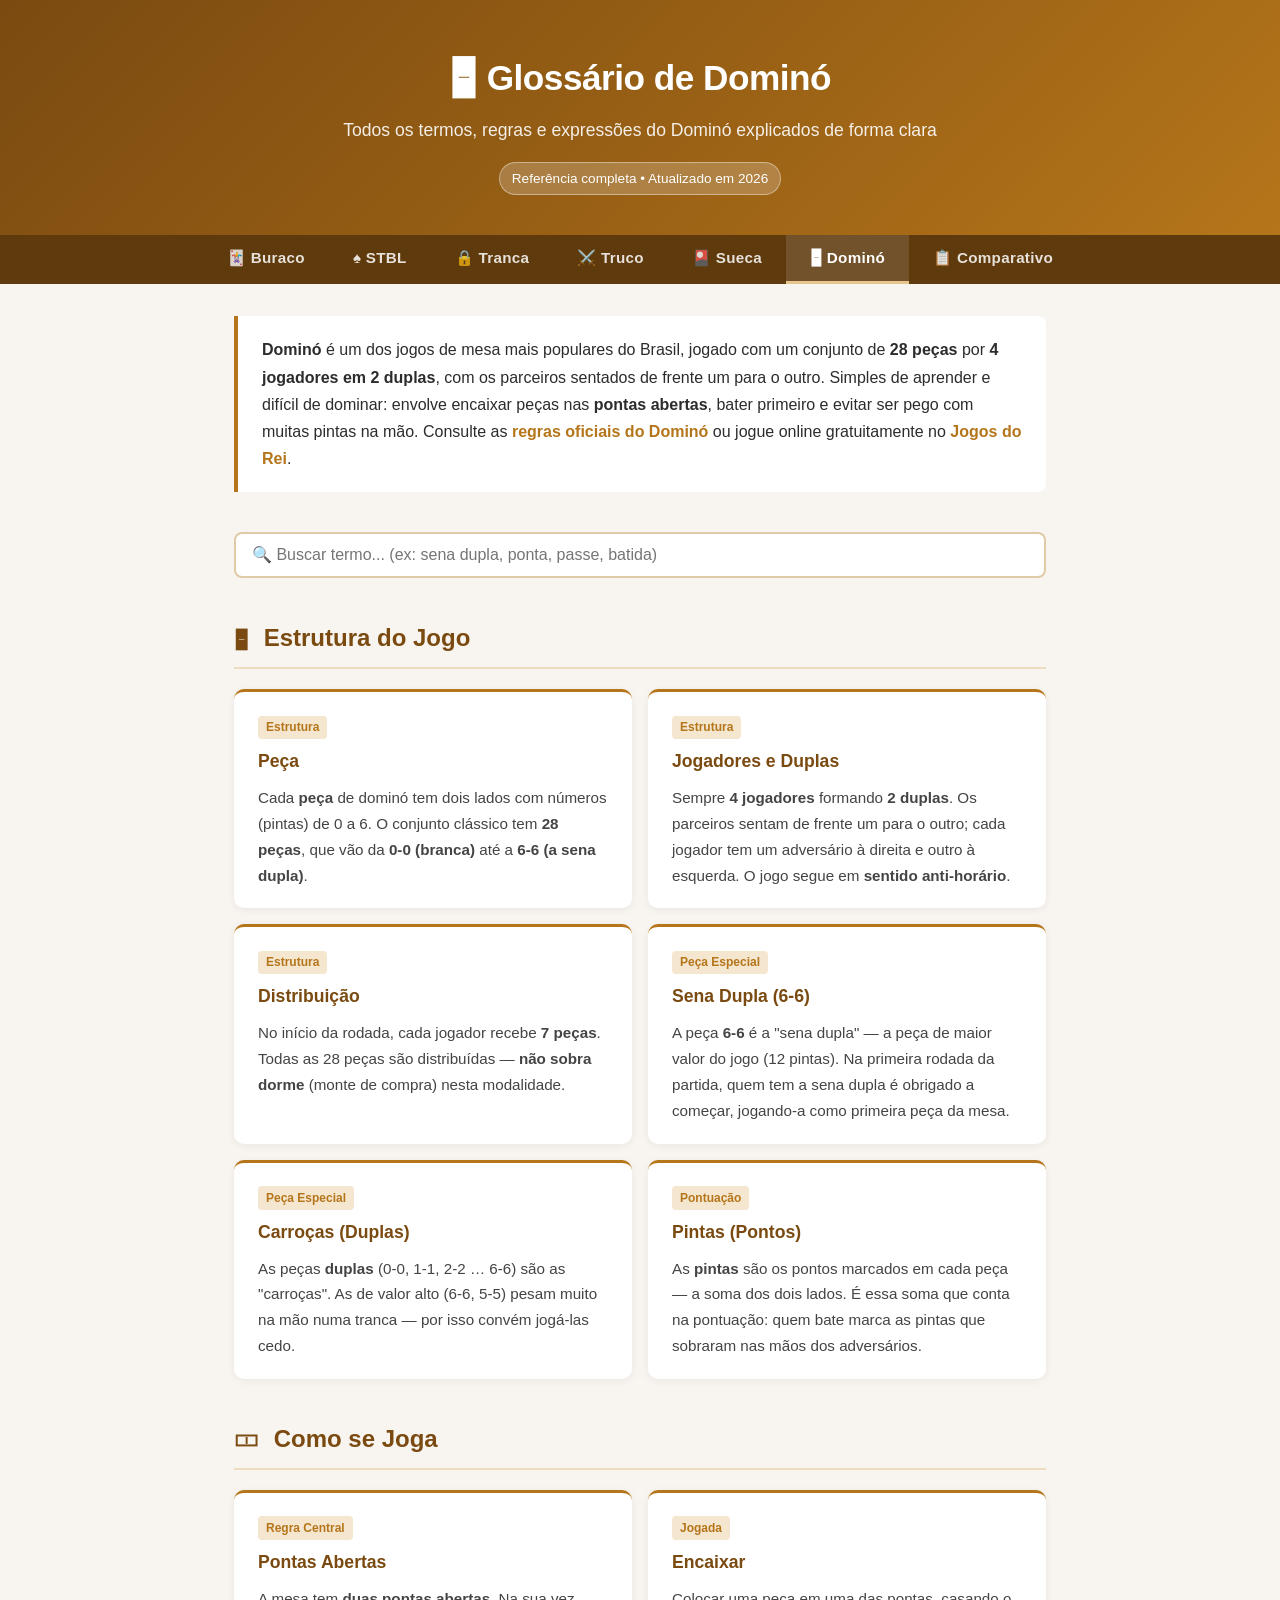
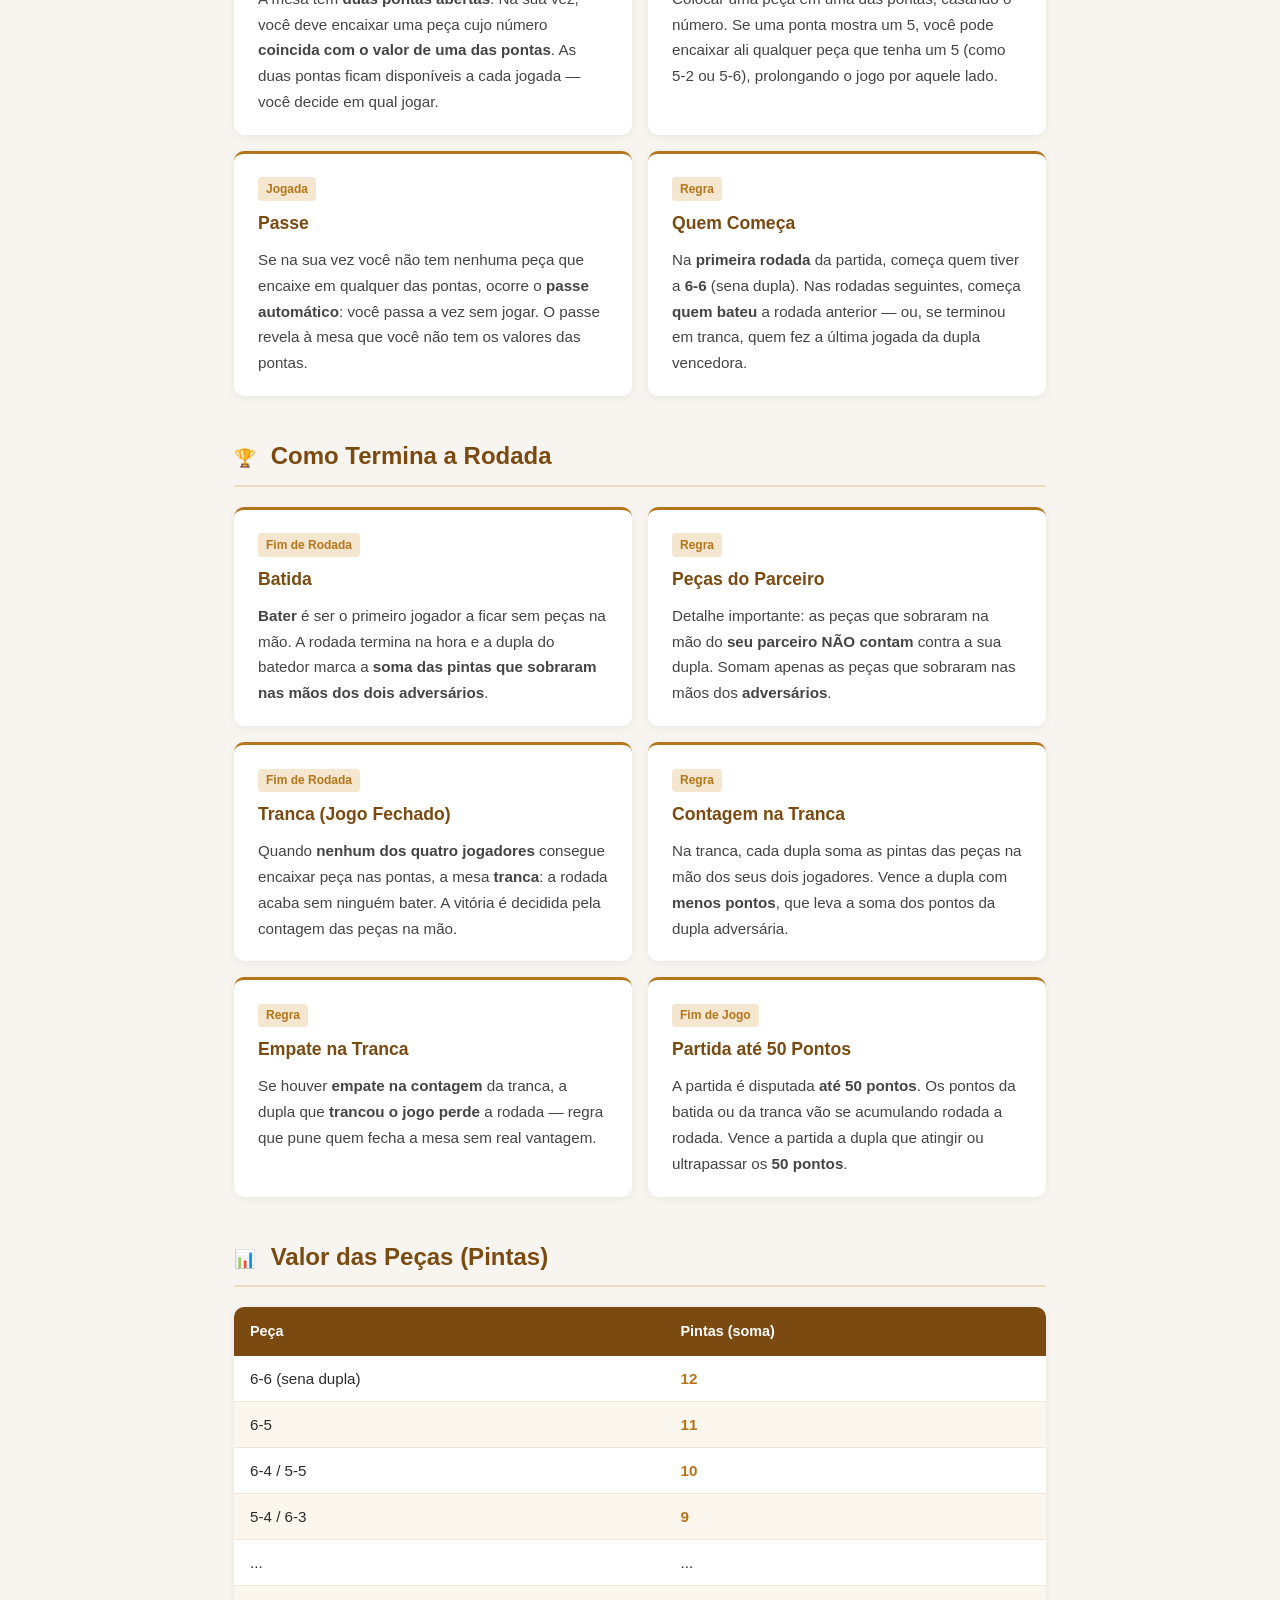
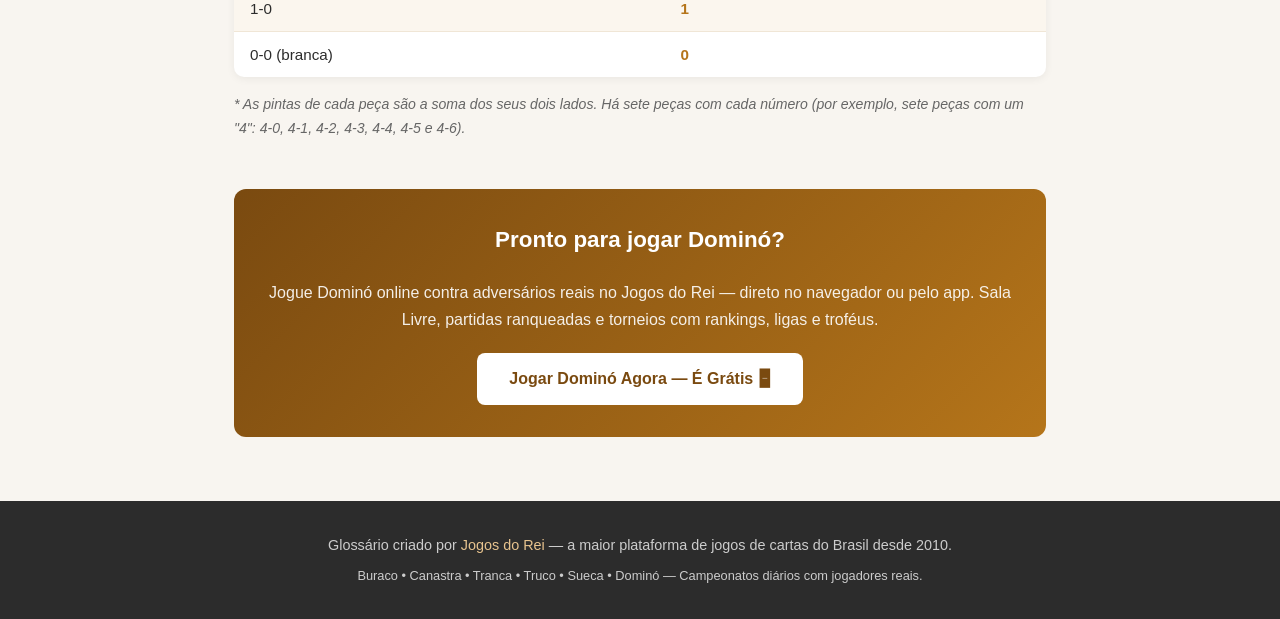
<file: glossario.tutorial/glossario-buraco-master/domino.html>
<!DOCTYPE html>
<html lang="pt-BR">
<head>
  <meta charset="UTF-8">
  <meta name="viewport" content="width=device-width, initial-scale=1.0">
  <title>Glossário de Dominó — Termos do Jogo | Jogos do Rei</title>
  <meta name="description" content="Glossário completo do Dominó: peça, sena dupla, pontas abertas, passe, batida, tranca, pintas e partida até 50 pontos. Jogue Dominó online no Jogos do Rei.">
  <meta name="keywords" content="glossário dominó, termos dominó, sena dupla, pontas abertas, passe dominó, batida dominó, tranca dominó, carroça, regras dominó">
  <meta name="author" content="Jogos do Rei">
  <meta property="og:title" content="Glossário de Dominó — Jogos do Rei">
  <meta property="og:description" content="Todos os termos do Dominó explicados: peça, sena dupla, pontas abertas, passe, batida, tranca, pintas e muito mais.">
  <meta property="og:url" content="https://jogosdorei.github.io/glossario-buraco/domino.html">
  <link rel="canonical" href="https://jogosdorei.github.io/glossario-buraco/domino.html">
  <style>
    * { box-sizing: border-box; margin: 0; padding: 0; }
    body {
      font-family: 'Segoe UI', Tahoma, Geneva, Verdana, sans-serif;
      background: #f8f5f0;
      color: #2c2c2c;
      line-height: 1.7;
    }
    header {
      background: linear-gradient(135deg, #7a4a10 0%, #b5751a 100%);
      color: white;
      padding: 3rem 1.5rem 2.5rem;
      text-align: center;
    }
    header h1 { font-size: 2.2rem; margin-bottom: 0.5rem; letter-spacing: -0.5px; }
    header p { font-size: 1.1rem; opacity: 0.9; max-width: 600px; margin: 0 auto; }
    .badge {
      display: inline-block;
      background: rgba(255,255,255,0.2);
      border: 1px solid rgba(255,255,255,0.4);
      border-radius: 20px;
      padding: 0.25rem 0.75rem;
      font-size: 0.85rem;
      margin-top: 1rem;
    }
    nav {
      background: #5e3a0c;
      display: flex;
      justify-content: center;
      gap: 0;
      flex-wrap: wrap;
    }
    nav a {
      color: rgba(255,255,255,0.85);
      text-decoration: none;
      padding: 0.65rem 1.5rem;
      font-size: 0.95rem;
      font-weight: 600;
      letter-spacing: 0.3px;
      transition: background 0.15s, color 0.15s;
    }
    nav a:hover, nav a.active {
      background: rgba(255,255,255,0.12);
      color: white;
    }
    nav a.active {
      border-bottom: 3px solid #e8c48f;
    }
    .container { max-width: 860px; margin: 0 auto; padding: 2rem 1.5rem; }
    .intro {
      background: white;
      border-left: 4px solid #b5751a;
      border-radius: 0 8px 8px 0;
      padding: 1.25rem 1.5rem;
      margin-bottom: 2.5rem;
      font-size: 1rem;
    }
    .intro a { color: #b5751a; font-weight: 600; text-decoration: none; }
    .intro a:hover { text-decoration: underline; }
    h2 {
      font-size: 1.5rem;
      color: #7a4a10;
      border-bottom: 2px solid #ecdcc2;
      padding-bottom: 0.5rem;
      margin: 2.5rem 0 1.25rem;
    }
    h2 span { font-size: 1.1rem; margin-right: 0.5rem; }
    .term-grid {
      display: grid;
      grid-template-columns: 1fr;
      gap: 1rem;
    }
    @media (min-width: 600px) {
      .term-grid { grid-template-columns: 1fr 1fr; }
    }
    .term-card {
      background: white;
      border-radius: 10px;
      padding: 1.25rem 1.5rem;
      box-shadow: 0 2px 8px rgba(0,0,0,0.06);
      border-top: 3px solid #b5751a;
      transition: transform 0.15s ease, box-shadow 0.15s ease;
    }
    .term-card:hover {
      transform: translateY(-2px);
      box-shadow: 0 4px 16px rgba(0,0,0,0.1);
    }
    .term-card h3 {
      font-size: 1.1rem;
      color: #7a4a10;
      margin-bottom: 0.5rem;
    }
    .term-card p { font-size: 0.95rem; color: #444; }
    .term-card .tag {
      display: inline-block;
      background: #f4e6cf;
      color: #b5751a;
      border-radius: 4px;
      padding: 0.1rem 0.5rem;
      font-size: 0.75rem;
      font-weight: 600;
      margin-bottom: 0.5rem;
    }
    .cta {
      background: linear-gradient(135deg, #7a4a10, #b5751a);
      color: white;
      border-radius: 12px;
      padding: 2rem 2rem;
      text-align: center;
      margin: 3rem 0 2rem;
    }
    .cta h2 { color: white; border: none; margin: 0 0 0.75rem; font-size: 1.4rem; }
    .cta p { margin-bottom: 1.25rem; opacity: 0.9; font-size: 1rem; }
    .cta a {
      display: inline-block;
      background: white;
      color: #7a4a10;
      font-weight: 700;
      padding: 0.75rem 2rem;
      border-radius: 8px;
      text-decoration: none;
      font-size: 1rem;
      transition: opacity 0.15s;
    }
    .cta a:hover { opacity: 0.85; }
    .pontos-table {
      width: 100%;
      border-collapse: collapse;
      background: white;
      border-radius: 10px;
      overflow: hidden;
      box-shadow: 0 2px 8px rgba(0,0,0,0.06);
      margin-bottom: 1rem;
    }
    .pontos-table th {
      background: #7a4a10;
      color: white;
      padding: 0.75rem 1rem;
      text-align: left;
      font-size: 0.9rem;
    }
    .pontos-table td {
      padding: 0.6rem 1rem;
      border-bottom: 1px solid #f0e6d6;
      font-size: 0.95rem;
    }
    .pontos-table tr:last-child td { border-bottom: none; }
    .pontos-table tr:nth-child(even) td { background: #fbf6ee; }
    .pts { font-weight: 700; color: #b5751a; }
    .rank { font-weight: 700; color: #7a4a10; }
    footer {
      background: #2c2c2c;
      color: #ccc;
      text-align: center;
      padding: 2rem 1rem;
      font-size: 0.9rem;
    }
    footer a { color: #e8c48f; text-decoration: none; }
    footer a:hover { text-decoration: underline; }
    .search-box {
      display: flex;
      gap: 0.5rem;
      margin-bottom: 2rem;
    }
    .search-box input {
      flex: 1;
      padding: 0.75rem 1rem;
      border: 2px solid #e0cba6;
      border-radius: 8px;
      font-size: 1rem;
      outline: none;
      transition: border-color 0.15s;
    }
    .search-box input:focus { border-color: #b5751a; }
    #no-results { display: none; color: #888; text-align: center; padding: 2rem; }
  </style>
</head>
<body>

<header>
  <h1>🁢 Glossário de Dominó</h1>
  <p>Todos os termos, regras e expressões do Dominó explicados de forma clara</p>
  <span class="badge">Referência completa • Atualizado em 2026</span>
</header>

<nav>
  <a href="./index.html">🃏 Buraco</a>
  <a href="./stbl.html">♠️ STBL</a>
  <a href="./tranca.html">🔒 Tranca</a>
  <a href="./truco.html">⚔️ Truco</a>
  <a href="./sueca.html">🎴 Sueca</a>
  <a href="./domino.html" class="active">🁢 Dominó</a>
  <a href="./comparativo.html">📋 Comparativo</a>
</nav>

<div class="container">

  <div class="intro">
    <strong>Dominó</strong> é um dos jogos de mesa mais populares do Brasil, jogado com um conjunto de <strong>28 peças</strong> por <strong>4 jogadores em 2 duplas</strong>, com os parceiros sentados de frente um para o outro. Simples de aprender e difícil de dominar: envolve encaixar peças nas <strong>pontas abertas</strong>, bater primeiro e evitar ser pego com muitas pintas na mão. Consulte as <a href="https://www.jogosdorei.com.br/regras-domino.php" target="_blank" rel="noopener">regras oficiais do Dominó</a> ou jogue online gratuitamente no <a href="https://www.jogosdorei.com.br" target="_blank" rel="noopener">Jogos do Rei</a>.
  </div>

  <div class="search-box">
    <input type="text" id="search" placeholder="🔍 Buscar termo... (ex: sena dupla, ponta, passe, batida)" oninput="filtrarTermos()">
  </div>
  <p id="no-results">Nenhum termo encontrado. Tente outra busca.</p>

  <!-- SEÇÃO: Estrutura -->
  <h2><span>🁢</span> Estrutura do Jogo</h2>
  <div class="term-grid" id="section-estrutura">

    <div class="term-card" data-termo="peça pedra dominó 28 dois lados números">
      <span class="tag">Estrutura</span>
      <h3>Peça</h3>
      <p>Cada <strong>peça</strong> de dominó tem dois lados com números (pintas) de 0 a 6. O conjunto clássico tem <strong>28 peças</strong>, que vão da <strong>0-0 (branca)</strong> até a <strong>6-6 (a sena dupla)</strong>.</p>
    </div>

    <div class="term-card" data-termo="jogadores dupla parceiro 4 frente anti-horário">
      <span class="tag">Estrutura</span>
      <h3>Jogadores e Duplas</h3>
      <p>Sempre <strong>4 jogadores</strong> formando <strong>2 duplas</strong>. Os parceiros sentam de frente um para o outro; cada jogador tem um adversário à direita e outro à esquerda. O jogo segue em <strong>sentido anti-horário</strong>.</p>
    </div>

    <div class="term-card" data-termo="distribuição 7 peças cada sem dorme monte compra">
      <span class="tag">Estrutura</span>
      <h3>Distribuição</h3>
      <p>No início da rodada, cada jogador recebe <strong>7 peças</strong>. Todas as 28 peças são distribuídas — <strong>não sobra dorme</strong> (monte de compra) nesta modalidade.</p>
    </div>

    <div class="term-card" data-termo="sena dupla 6-6 seis carroça mais alta">
      <span class="tag">Peça Especial</span>
      <h3>Sena Dupla (6-6)</h3>
      <p>A peça <strong>6-6</strong> é a "sena dupla" — a peça de maior valor do jogo (12 pintas). Na primeira rodada da partida, quem tem a sena dupla é obrigado a começar, jogando-a como primeira peça da mesa.</p>
    </div>

    <div class="term-card" data-termo="carroças peças duplas mesmo número valor alto">
      <span class="tag">Peça Especial</span>
      <h3>Carroças (Duplas)</h3>
      <p>As peças <strong>duplas</strong> (0-0, 1-1, 2-2 … 6-6) são as "carroças". As de valor alto (6-6, 5-5) pesam muito na mão numa tranca — por isso convém jogá-las cedo.</p>
    </div>

    <div class="term-card" data-termo="pintas pontos soma peça valor números">
      <span class="tag">Pontuação</span>
      <h3>Pintas (Pontos)</h3>
      <p>As <strong>pintas</strong> são os pontos marcados em cada peça — a soma dos dois lados. É essa soma que conta na pontuação: quem bate marca as pintas que sobraram nas mãos dos adversários.</p>
    </div>

  </div>

  <!-- SEÇÃO: Como se joga -->
  <h2><span>🀱</span> Como se Joga</h2>
  <div class="term-grid" id="section-jogadas">

    <div class="term-card" data-termo="pontas abertas duas mesa encaixar número coincide">
      <span class="tag">Regra Central</span>
      <h3>Pontas Abertas</h3>
      <p>A mesa tem <strong>duas pontas abertas</strong>. Na sua vez, você deve encaixar uma peça cujo número <strong>coincida com o valor de uma das pontas</strong>. As duas pontas ficam disponíveis a cada jogada — você decide em qual jogar.</p>
    </div>

    <div class="term-card" data-termo="encaixar jogar peça ponta coincidir valor">
      <span class="tag">Jogada</span>
      <h3>Encaixar</h3>
      <p>Colocar uma peça em uma das pontas, casando o número. Se uma ponta mostra um 5, você pode encaixar ali qualquer peça que tenha um 5 (como 5-2 ou 5-6), prolongando o jogo por aquele lado.</p>
    </div>

    <div class="term-card" data-termo="passe automático não tem peça obrigado passar vez">
      <span class="tag">Jogada</span>
      <h3>Passe</h3>
      <p>Se na sua vez você não tem nenhuma peça que encaixe em qualquer das pontas, ocorre o <strong>passe automático</strong>: você passa a vez sem jogar. O passe revela à mesa que você não tem os valores das pontas.</p>
    </div>

    <div class="term-card" data-termo="quem começa 6-6 sena dupla primeira rodada partida">
      <span class="tag">Regra</span>
      <h3>Quem Começa</h3>
      <p>Na <strong>primeira rodada</strong> da partida, começa quem tiver a <strong>6-6</strong> (sena dupla). Nas rodadas seguintes, começa <strong>quem bateu</strong> a rodada anterior — ou, se terminou em tranca, quem fez a última jogada da dupla vencedora.</p>
    </div>

  </div>

  <!-- SEÇÃO: Fim da rodada -->
  <h2><span>🏆</span> Como Termina a Rodada</h2>
  <div class="term-grid" id="section-fim">

    <div class="term-card" data-termo="batida bater primeiro sem peças mão dupla marca pontos">
      <span class="tag">Fim de Rodada</span>
      <h3>Batida</h3>
      <p><strong>Bater</strong> é ser o primeiro jogador a ficar sem peças na mão. A rodada termina na hora e a dupla do batedor marca a <strong>soma das pintas que sobraram nas mãos dos dois adversários</strong>.</p>
    </div>

    <div class="term-card" data-termo="peças parceiro não contam somam apenas adversários">
      <span class="tag">Regra</span>
      <h3>Peças do Parceiro</h3>
      <p>Detalhe importante: as peças que sobraram na mão do <strong>seu parceiro NÃO contam</strong> contra a sua dupla. Somam apenas as peças que sobraram nas mãos dos <strong>adversários</strong>.</p>
    </div>

    <div class="term-card" data-termo="tranca jogo fechado ninguém encaixa mesa travada">
      <span class="tag">Fim de Rodada</span>
      <h3>Tranca (Jogo Fechado)</h3>
      <p>Quando <strong>nenhum dos quatro jogadores</strong> consegue encaixar peça nas pontas, a mesa <strong>tranca</strong>: a rodada acaba sem ninguém bater. A vitória é decidida pela contagem das peças na mão.</p>
    </div>

    <div class="term-card" data-termo="contagem tranca menos pontos vence leva soma adversária">
      <span class="tag">Regra</span>
      <h3>Contagem na Tranca</h3>
      <p>Na tranca, cada dupla soma as pintas das peças na mão dos seus dois jogadores. Vence a dupla com <strong>menos pontos</strong>, que leva a soma dos pontos da dupla adversária.</p>
    </div>

    <div class="term-card" data-termo="empate tranca dupla que trancou perde regra desempate">
      <span class="tag">Regra</span>
      <h3>Empate na Tranca</h3>
      <p>Se houver <strong>empate na contagem</strong> da tranca, a dupla que <strong>trancou o jogo perde</strong> a rodada — regra que pune quem fecha a mesa sem real vantagem.</p>
    </div>

    <div class="term-card" data-termo="partida 50 pontos vence fim de jogo acumula rodadas">
      <span class="tag">Fim de Jogo</span>
      <h3>Partida até 50 Pontos</h3>
      <p>A partida é disputada <strong>até 50 pontos</strong>. Os pontos da batida ou da tranca vão se acumulando rodada a rodada. Vence a partida a dupla que atingir ou ultrapassar os <strong>50 pontos</strong>.</p>
    </div>

  </div>

  <!-- SEÇÃO: Valor das peças -->
  <h2><span>📊</span> Valor das Peças (Pintas)</h2>

  <table class="pontos-table">
    <thead>
      <tr>
        <th>Peça</th>
        <th>Pintas (soma)</th>
      </tr>
    </thead>
    <tbody>
      <tr><td>6-6 (sena dupla)</td><td class="pts">12</td></tr>
      <tr><td>6-5</td><td class="pts">11</td></tr>
      <tr><td>6-4 / 5-5</td><td class="pts">10</td></tr>
      <tr><td>5-4 / 6-3</td><td class="pts">9</td></tr>
      <tr><td>...</td><td>...</td></tr>
      <tr><td>1-0</td><td class="pts">1</td></tr>
      <tr><td>0-0 (branca)</td><td class="pts">0</td></tr>
    </tbody>
  </table>

  <p style="font-size:0.88rem;color:#666;margin-bottom:2rem;"><em>* As pintas de cada peça são a soma dos seus dois lados. Há sete peças com cada número (por exemplo, sete peças com um "4": 4-0, 4-1, 4-2, 4-3, 4-4, 4-5 e 4-6).</em></p>

  <!-- CTA -->
  <div class="cta">
    <h2>Pronto para jogar Dominó?</h2>
    <p>Jogue Dominó online contra adversários reais no Jogos do Rei — direto no navegador ou pelo app. Sala Livre, partidas ranqueadas e torneios com rankings, ligas e troféus.</p>
    <a href="https://www.jogosdorei.com.br" target="_blank" rel="noopener">Jogar Dominó Agora — É Grátis 🁢</a>
  </div>

</div>

<footer>
  <p>Glossário criado por <a href="https://www.jogosdorei.com.br" target="_blank" rel="noopener">Jogos do Rei</a> — a maior plataforma de jogos de cartas do Brasil desde 2010.</p>
  <p style="margin-top:0.5rem; font-size:0.8rem;">Buraco • Canastra • Tranca • Truco • Sueca • Dominó — Campeonatos diários com jogadores reais.</p>
</footer>

<script>
  function filtrarTermos() {
    const q = document.getElementById('search').value.toLowerCase();
    const cards = document.querySelectorAll('.term-card');
    let found = 0;
    cards.forEach(card => {
      const text = (card.getAttribute('data-termo') + ' ' + card.innerText).toLowerCase();
      const match = !q || text.includes(q);
      card.style.display = match ? '' : 'none';
      if (match) found++;
    });
    document.getElementById('no-results').style.display = (found === 0 && q) ? 'block' : 'none';
  }
</script>

</body>
</html>
</file>
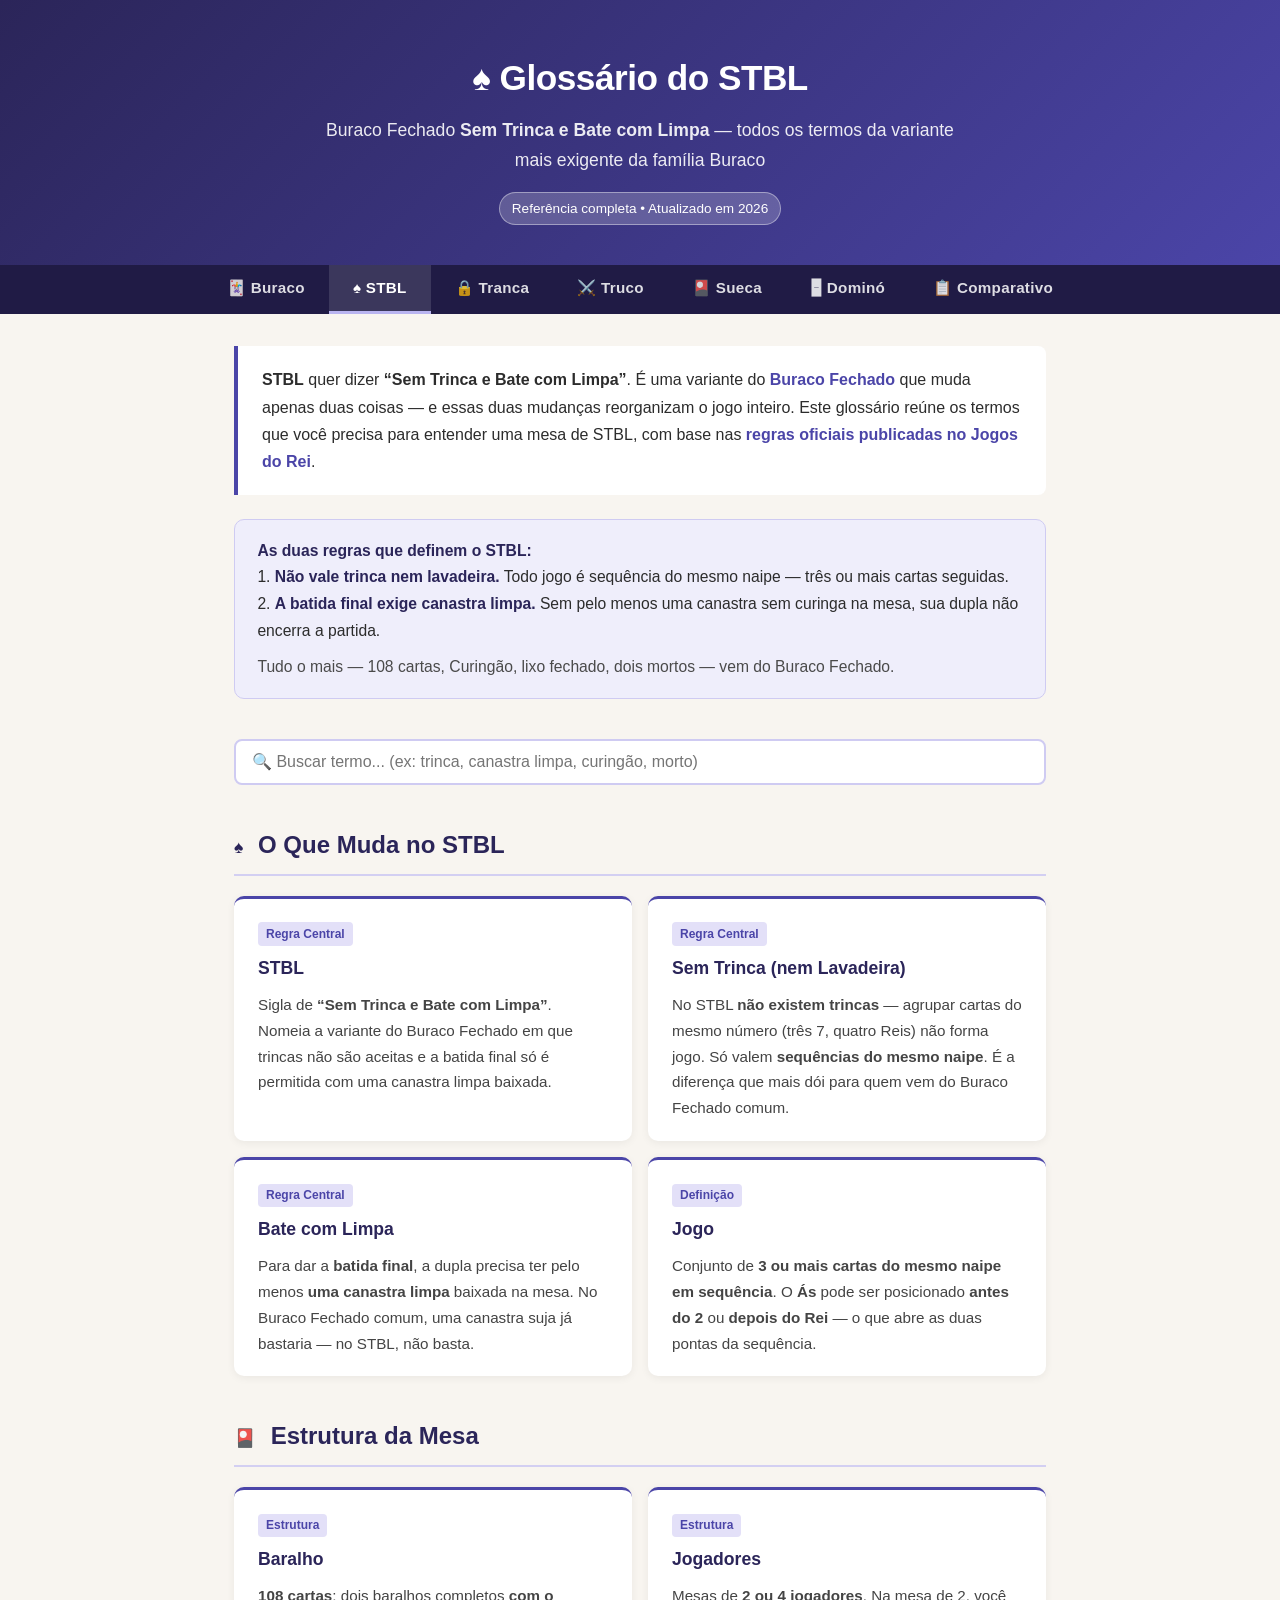
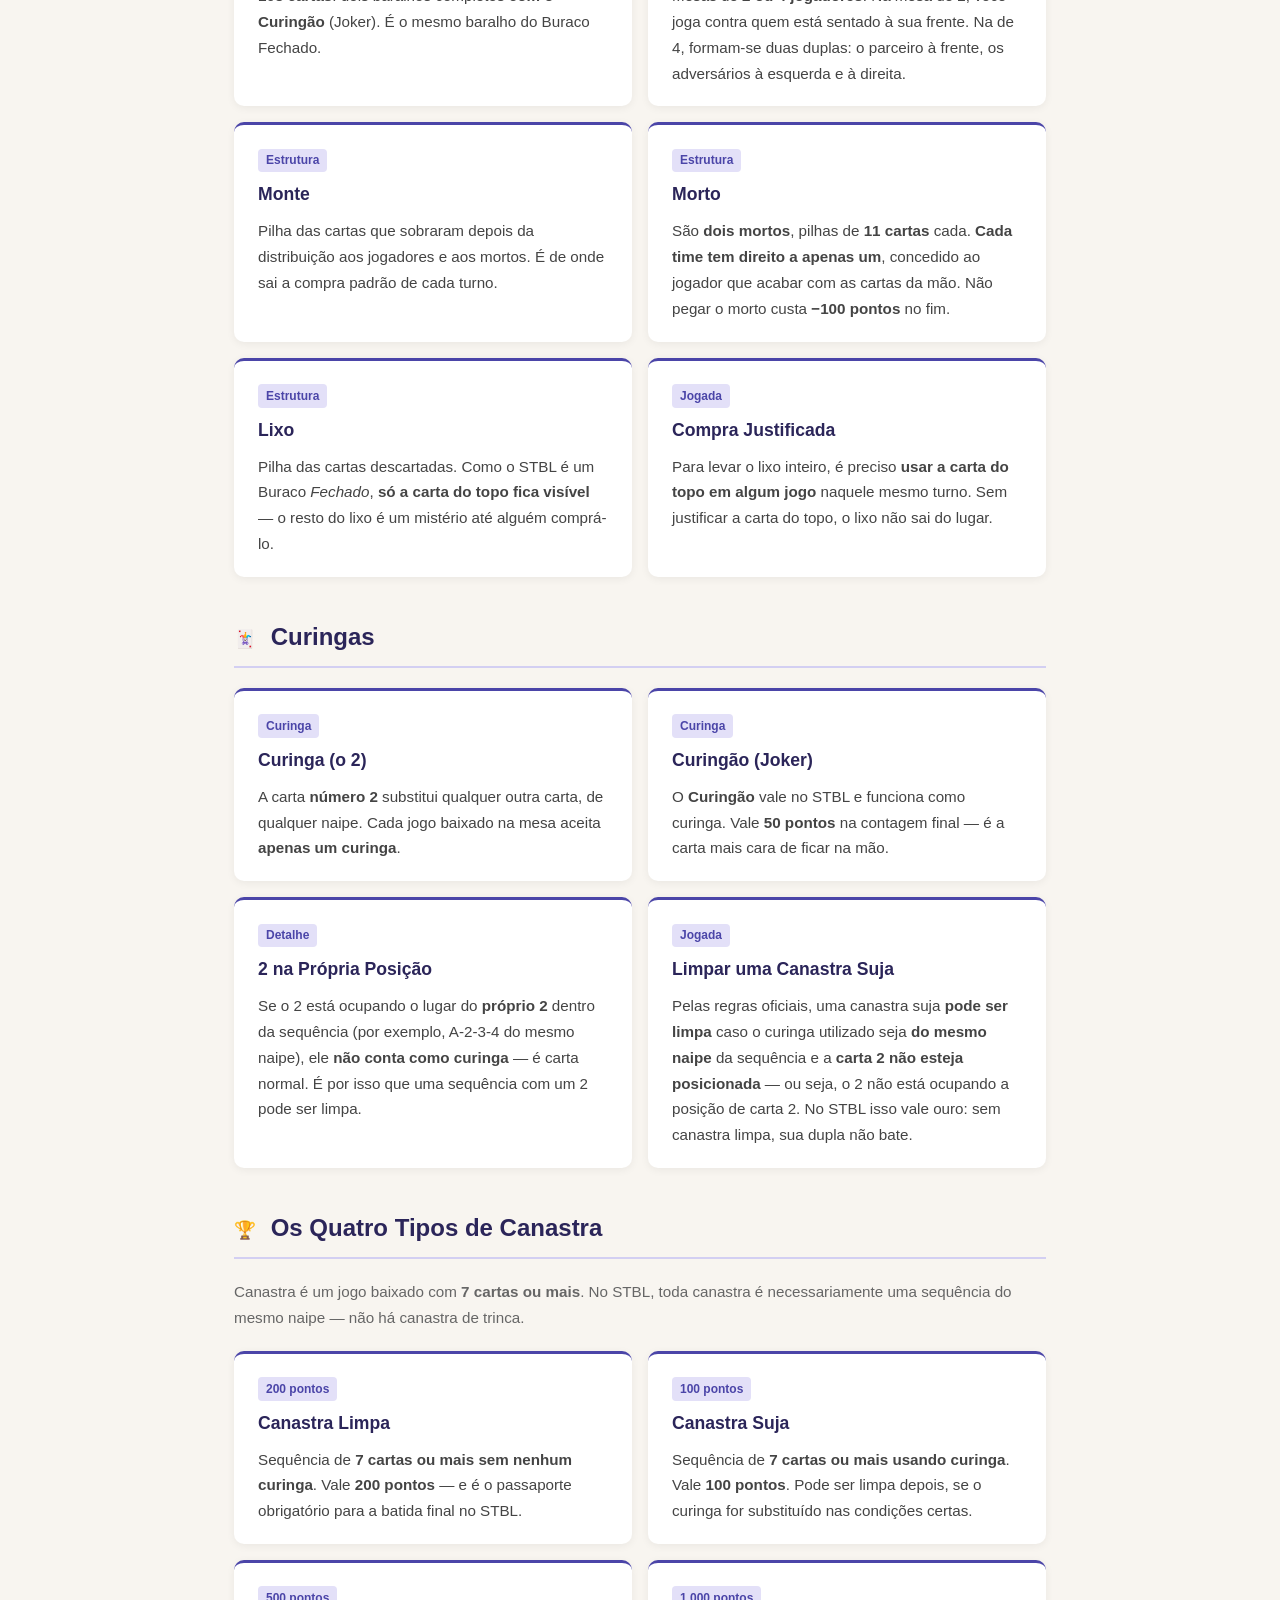
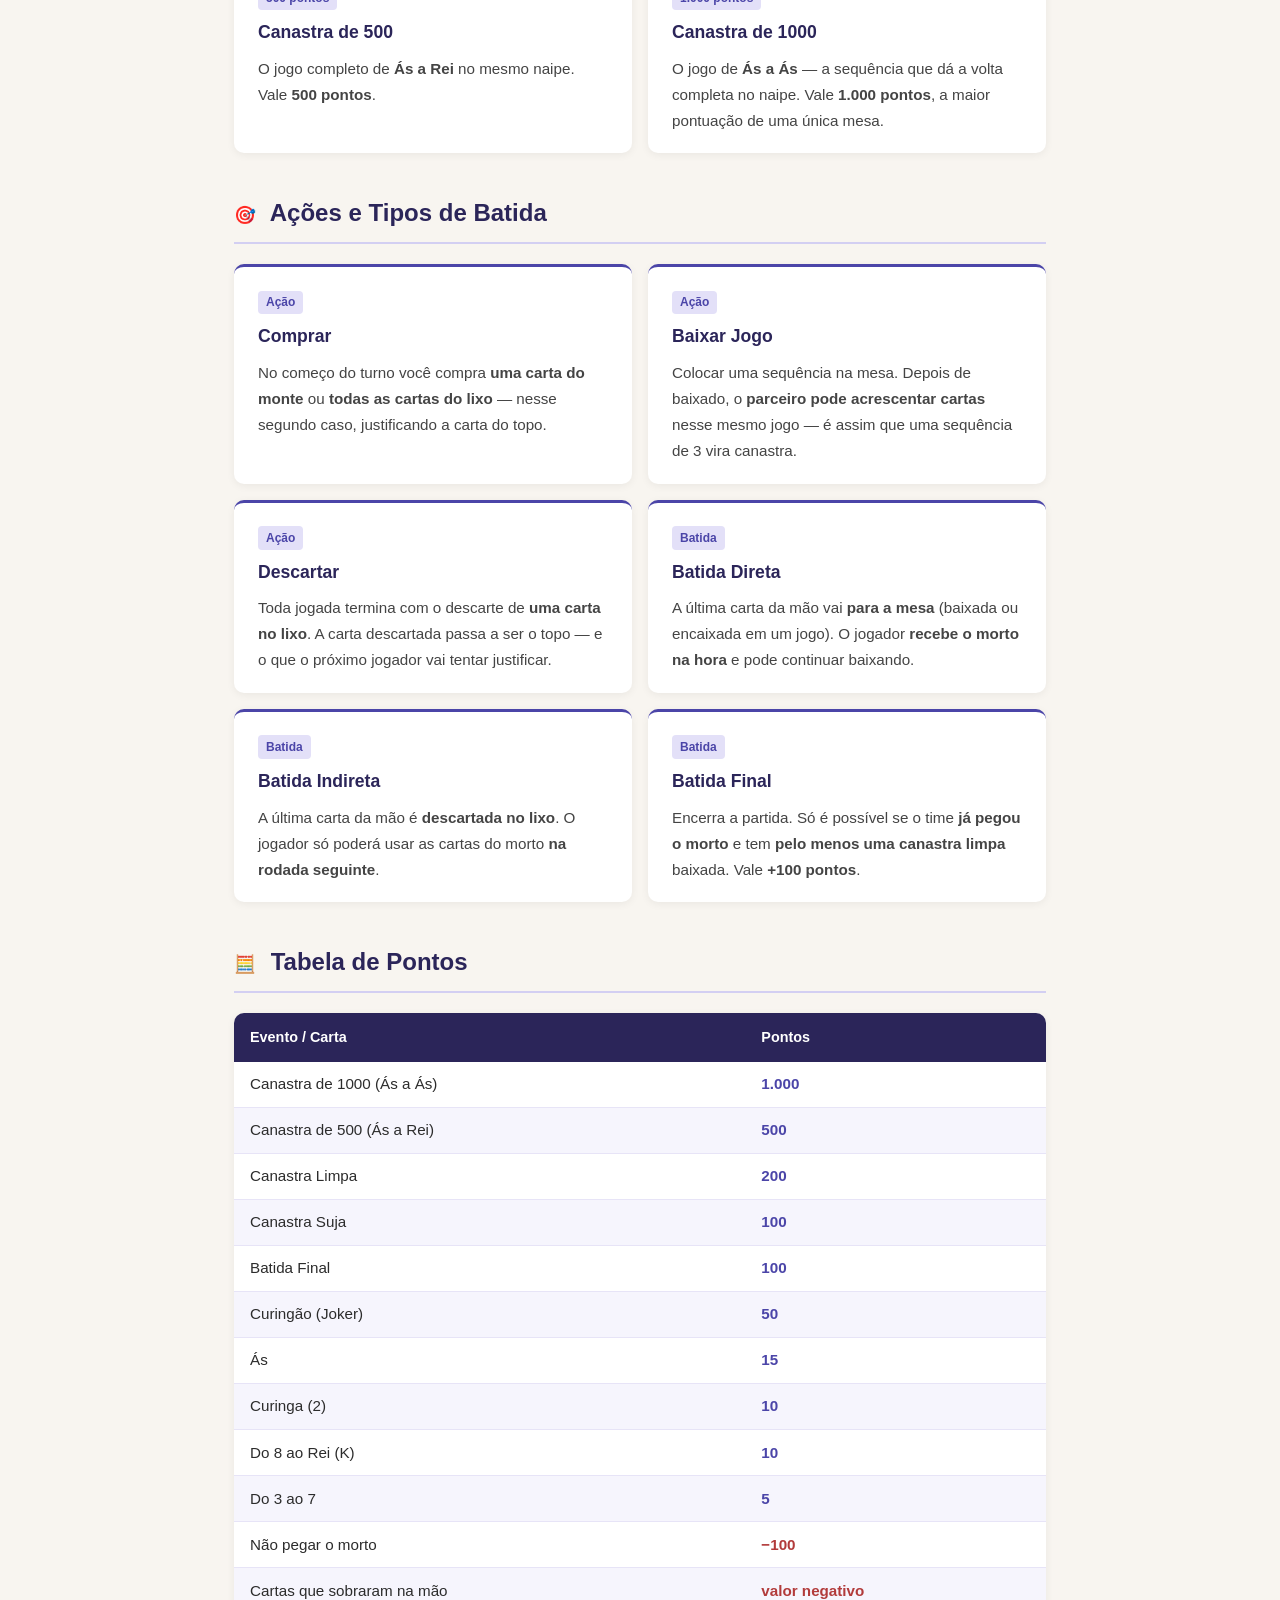
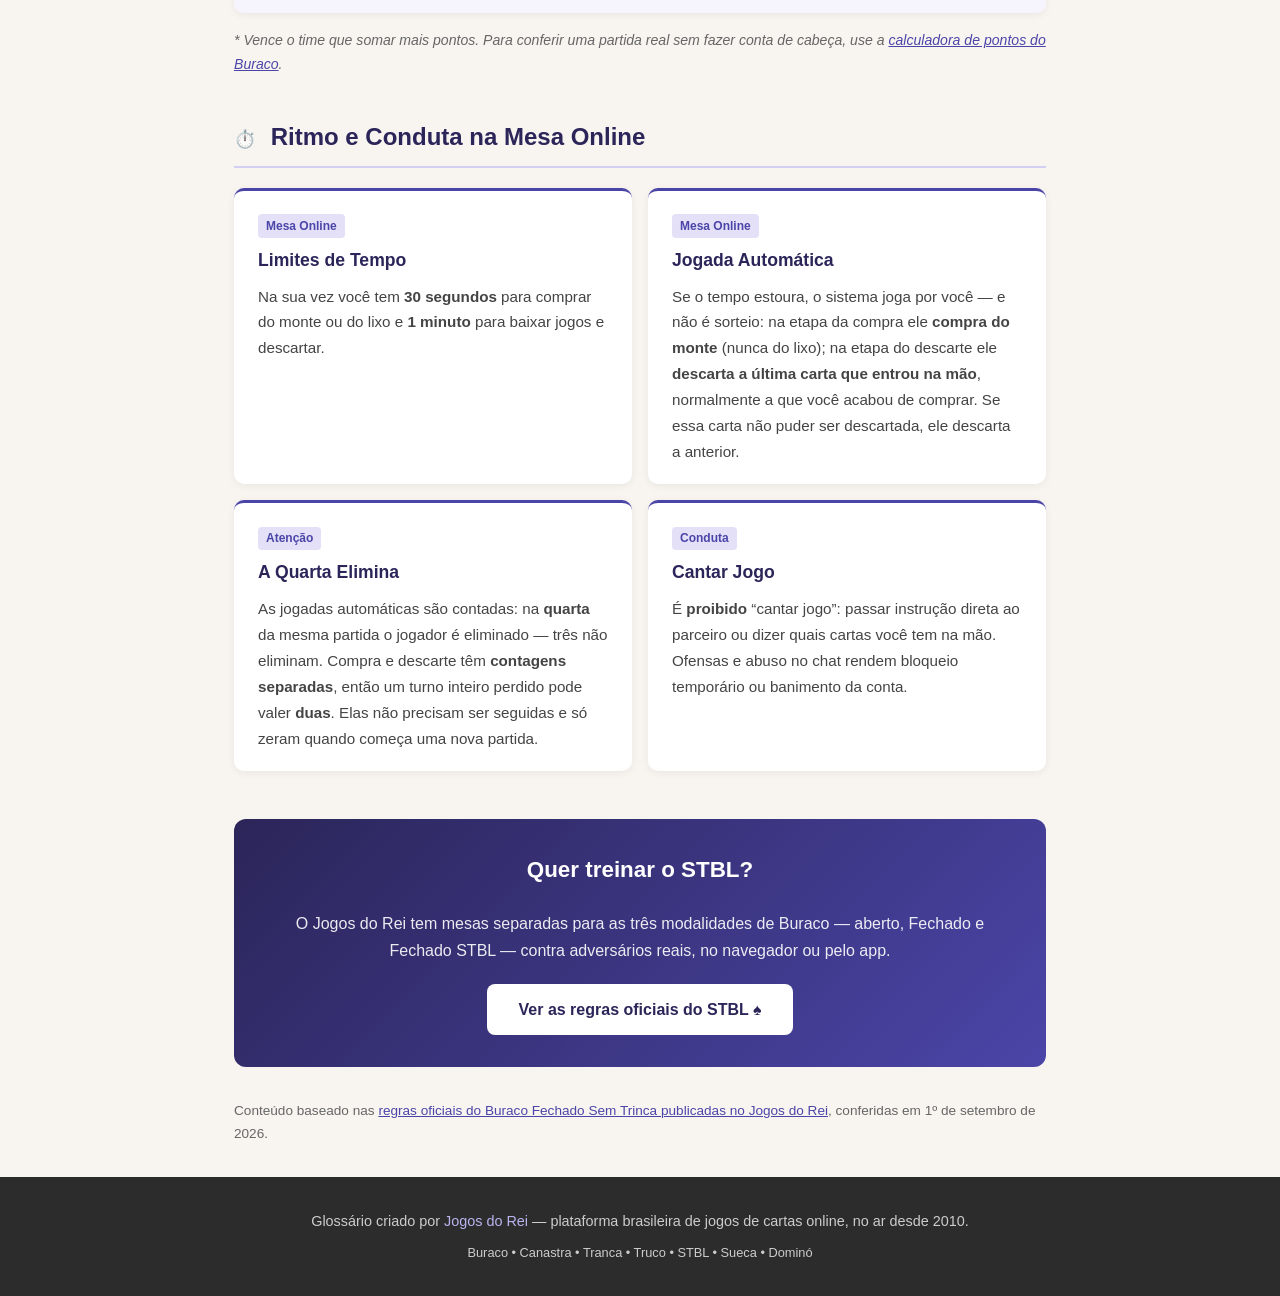
<file: glossario.tutorial/glossario-buraco-master/stbl.html>
<!DOCTYPE html>
<html lang="pt-BR">
<head>
  <meta charset="UTF-8">
  <meta name="viewport" content="width=device-width, initial-scale=1.0">
  <title>Glossário do STBL — Buraco Fechado Sem Trinca e Bate com Limpa | Jogos do Rei</title>
  <meta name="description" content="Glossário completo do STBL (Sem Trinca e Bate com Limpa): por que não vale trinca, por que a batida final exige canastra limpa, curingão, compra justificada, morto e tabela de pontos.">
  <meta name="keywords" content="glossário stbl, sem trinca e bate com limpa, buraco fechado stbl, buraco sem trinca, canastra limpa, curingão, regras stbl">
  <meta name="author" content="Jogos do Rei">
  <meta property="og:title" content="Glossário do STBL — Sem Trinca e Bate com Limpa | Jogos do Rei">
  <meta property="og:description" content="Todos os termos do Buraco Fechado STBL explicados: sem trinca, batida com canastra limpa, curingão, compra justificada, morto e pontuação.">
  <meta property="og:url" content="https://jogosdorei.github.io/glossario-buraco/stbl.html">
  <link rel="canonical" href="https://jogosdorei.github.io/glossario-buraco/stbl.html">
  <style>
    * { box-sizing: border-box; margin: 0; padding: 0; }
    body {
      font-family: 'Segoe UI', Tahoma, Geneva, Verdana, sans-serif;
      background: #f8f5f0;
      color: #2c2c2c;
      line-height: 1.7;
    }
    header {
      background: linear-gradient(135deg, #2b2559 0%, #4b45a8 100%);
      color: white;
      padding: 3rem 1.5rem 2.5rem;
      text-align: center;
    }
    header h1 { font-size: 2.2rem; margin-bottom: 0.5rem; letter-spacing: -0.5px; }
    header p { font-size: 1.1rem; opacity: 0.9; max-width: 640px; margin: 0 auto; }
    .badge {
      display: inline-block;
      background: rgba(255,255,255,0.2);
      border: 1px solid rgba(255,255,255,0.4);
      border-radius: 20px;
      padding: 0.25rem 0.75rem;
      font-size: 0.85rem;
      margin-top: 1rem;
    }
    nav {
      background: #201b45;
      display: flex;
      justify-content: center;
      gap: 0;
      flex-wrap: wrap;
    }
    nav a {
      color: rgba(255,255,255,0.85);
      text-decoration: none;
      padding: 0.65rem 1.5rem;
      font-size: 0.95rem;
      font-weight: 600;
      letter-spacing: 0.3px;
      transition: background 0.15s, color 0.15s;
    }
    nav a:hover, nav a.active {
      background: rgba(255,255,255,0.12);
      color: white;
    }
    nav a.active {
      border-bottom: 3px solid #b9b4f0;
    }
    .container { max-width: 860px; margin: 0 auto; padding: 2rem 1.5rem; }
    .intro {
      background: white;
      border-left: 4px solid #4b45a8;
      border-radius: 0 8px 8px 0;
      padding: 1.25rem 1.5rem;
      margin-bottom: 1.5rem;
      font-size: 1rem;
    }
    .intro a { color: #4b45a8; font-weight: 600; text-decoration: none; }
    .intro a:hover { text-decoration: underline; }
    .callout {
      background: #efeefb;
      border: 1px solid #cfcbf2;
      border-radius: 10px;
      padding: 1.1rem 1.4rem;
      margin-bottom: 2.5rem;
      font-size: 0.98rem;
    }
    .callout strong { color: #2b2559; }
    h2 {
      font-size: 1.5rem;
      color: #2b2559;
      border-bottom: 2px solid #d3cff2;
      padding-bottom: 0.5rem;
      margin: 2.5rem 0 1.25rem;
    }
    h2 span { font-size: 1.1rem; margin-right: 0.5rem; }
    .term-grid {
      display: grid;
      grid-template-columns: 1fr;
      gap: 1rem;
    }
    @media (min-width: 600px) {
      .term-grid { grid-template-columns: 1fr 1fr; }
    }
    .term-card {
      background: white;
      border-radius: 10px;
      padding: 1.25rem 1.5rem;
      box-shadow: 0 2px 8px rgba(0,0,0,0.06);
      border-top: 3px solid #4b45a8;
      transition: transform 0.15s ease, box-shadow 0.15s ease;
    }
    .term-card:hover {
      transform: translateY(-2px);
      box-shadow: 0 4px 16px rgba(0,0,0,0.1);
    }
    .term-card h3 {
      font-size: 1.1rem;
      color: #2b2559;
      margin-bottom: 0.5rem;
    }
    .term-card p { font-size: 0.95rem; color: #444; }
    .term-card .tag {
      display: inline-block;
      background: #e3e0f8;
      color: #4b45a8;
      border-radius: 4px;
      padding: 0.1rem 0.5rem;
      font-size: 0.75rem;
      font-weight: 600;
      margin-bottom: 0.5rem;
    }
    .cta {
      background: linear-gradient(135deg, #2b2559, #4b45a8);
      color: white;
      border-radius: 12px;
      padding: 2rem 2rem;
      text-align: center;
      margin: 3rem 0 2rem;
    }
    .cta h2 { color: white; border: none; margin: 0 0 0.75rem; font-size: 1.4rem; }
    .cta p { margin-bottom: 1.25rem; opacity: 0.9; font-size: 1rem; }
    .cta a {
      display: inline-block;
      background: white;
      color: #2b2559;
      font-weight: 700;
      padding: 0.75rem 2rem;
      border-radius: 8px;
      text-decoration: none;
      font-size: 1rem;
      transition: opacity 0.15s;
    }
    .cta a:hover { opacity: 0.85; }
    .pontos-table {
      width: 100%;
      border-collapse: collapse;
      background: white;
      border-radius: 10px;
      overflow: hidden;
      box-shadow: 0 2px 8px rgba(0,0,0,0.06);
      margin-bottom: 1rem;
    }
    .pontos-table th {
      background: #2b2559;
      color: white;
      padding: 0.75rem 1rem;
      text-align: left;
      font-size: 0.9rem;
    }
    .pontos-table td {
      padding: 0.6rem 1rem;
      border-bottom: 1px solid #e7e4f7;
      font-size: 0.95rem;
    }
    .pontos-table tr:last-child td { border-bottom: none; }
    .pontos-table tr:nth-child(even) td { background: #f6f5fd; }
    .pts { font-weight: 700; color: #4b45a8; }
    .neg { font-weight: 700; color: #b23b3b; }
    footer {
      background: #2c2c2c;
      color: #ccc;
      text-align: center;
      padding: 2rem 1rem;
      font-size: 0.9rem;
    }
    footer a { color: #b9b4f0; text-decoration: none; }
    footer a:hover { text-decoration: underline; }
    .search-box {
      display: flex;
      gap: 0.5rem;
      margin-bottom: 2rem;
    }
    .search-box input {
      flex: 1;
      padding: 0.75rem 1rem;
      border: 2px solid #cfcbf2;
      border-radius: 8px;
      font-size: 1rem;
      outline: none;
      transition: border-color 0.15s;
    }
    .search-box input:focus { border-color: #4b45a8; }
    #no-results { display: none; color: #888; text-align: center; padding: 2rem; }
    .fonte { font-size: 0.85rem; color: #666; margin: 2rem 0 0; }
    .fonte a { color: #4b45a8; }
  </style>
</head>
<body>

<header>
  <h1>♠️ Glossário do STBL</h1>
  <p>Buraco Fechado <strong>Sem Trinca e Bate com Limpa</strong> — todos os termos da variante mais exigente da família Buraco</p>
  <span class="badge">Referência completa • Atualizado em 2026</span>
</header>

<nav>
  <a href="./index.html">🃏 Buraco</a>
  <a href="./stbl.html" class="active">♠️ STBL</a>
  <a href="./tranca.html">🔒 Tranca</a>
  <a href="./truco.html">⚔️ Truco</a>
  <a href="./sueca.html">🎴 Sueca</a>
  <a href="./domino.html">🁢 Dominó</a>
  <a href="./comparativo.html">📋 Comparativo</a>
</nav>

<div class="container">

  <div class="intro">
    <strong>STBL</strong> quer dizer <strong>“Sem Trinca e Bate com Limpa”</strong>. É uma variante do <a href="./index.html">Buraco Fechado</a> que muda apenas duas coisas — e essas duas mudanças reorganizam o jogo inteiro. Este glossário reúne os termos que você precisa para entender uma mesa de STBL, com base nas <a href="https://www.jogosdorei.com.br/regras-buraco-fechado-stbl.php" target="_blank" rel="noopener">regras oficiais publicadas no Jogos do Rei</a>.
  </div>

  <div class="callout">
    <strong>As duas regras que definem o STBL:</strong><br>
    1. <strong>Não vale trinca nem lavadeira.</strong> Todo jogo é sequência do mesmo naipe — três ou mais cartas seguidas.<br>
    2. <strong>A batida final exige canastra limpa.</strong> Sem pelo menos uma canastra sem curinga na mesa, sua dupla não encerra a partida.<br>
    <span style="display:block;margin-top:0.6rem;color:#4a4a4a;">Tudo o mais — 108 cartas, Curingão, lixo fechado, dois mortos — vem do Buraco Fechado.</span>
  </div>

  <div class="search-box">
    <input type="text" id="search" placeholder="🔍 Buscar termo... (ex: trinca, canastra limpa, curingão, morto)" oninput="filtrarTermos()">
  </div>
  <p id="no-results">Nenhum termo encontrado. Tente outra busca.</p>

  <!-- SEÇÃO: O que muda -->
  <h2><span>♠️</span> O Que Muda no STBL</h2>
  <div class="term-grid" id="section-stbl">

    <div class="term-card" data-termo="stbl sigla significado sem trinca bate com limpa">
      <span class="tag">Regra Central</span>
      <h3>STBL</h3>
      <p>Sigla de <strong>“Sem Trinca e Bate com Limpa”</strong>. Nomeia a variante do Buraco Fechado em que trincas não são aceitas e a batida final só é permitida com uma canastra limpa baixada.</p>
    </div>

    <div class="term-card" data-termo="sem trinca lavadeira mesmo numero proibido">
      <span class="tag">Regra Central</span>
      <h3>Sem Trinca (nem Lavadeira)</h3>
      <p>No STBL <strong>não existem trincas</strong> — agrupar cartas do mesmo número (três 7, quatro Reis) não forma jogo. Só valem <strong>sequências do mesmo naipe</strong>. É a diferença que mais dói para quem vem do Buraco Fechado comum.</p>
    </div>

    <div class="term-card" data-termo="bate com limpa batida final canastra limpa obrigatoria">
      <span class="tag">Regra Central</span>
      <h3>Bate com Limpa</h3>
      <p>Para dar a <strong>batida final</strong>, a dupla precisa ter pelo menos <strong>uma canastra limpa</strong> baixada na mesa. No Buraco Fechado comum, uma canastra suja já bastaria — no STBL, não basta.</p>
    </div>

    <div class="term-card" data-termo="jogo sequencia mesmo naipe tres cartas as antes do 2 depois do rei">
      <span class="tag">Definição</span>
      <h3>Jogo</h3>
      <p>Conjunto de <strong>3 ou mais cartas do mesmo naipe em sequência</strong>. O <strong>Ás</strong> pode ser posicionado <strong>antes do 2</strong> ou <strong>depois do Rei</strong> — o que abre as duas pontas da sequência.</p>
    </div>

  </div>

  <!-- SEÇÃO: Estrutura -->
  <h2><span>🎴</span> Estrutura da Mesa</h2>
  <div class="term-grid" id="section-estrutura">

    <div class="term-card" data-termo="baralho 108 cartas dois baralhos curingao joker">
      <span class="tag">Estrutura</span>
      <h3>Baralho</h3>
      <p><strong>108 cartas</strong>: dois baralhos completos <strong>com o Curingão</strong> (Joker). É o mesmo baralho do Buraco Fechado.</p>
    </div>

    <div class="term-card" data-termo="jogadores 2 ou 4 duplas parceiro de frente">
      <span class="tag">Estrutura</span>
      <h3>Jogadores</h3>
      <p>Mesas de <strong>2 ou 4 jogadores</strong>. Na mesa de 2, você joga contra quem está sentado à sua frente. Na de 4, formam-se duas duplas: o parceiro à frente, os adversários à esquerda e à direita.</p>
    </div>

    <div class="term-card" data-termo="monte pilha cartas restantes compra">
      <span class="tag">Estrutura</span>
      <h3>Monte</h3>
      <p>Pilha das cartas que sobraram depois da distribuição aos jogadores e aos mortos. É de onde sai a compra padrão de cada turno.</p>
    </div>

    <div class="term-card" data-termo="morto dois mortos 11 cartas cada time um">
      <span class="tag">Estrutura</span>
      <h3>Morto</h3>
      <p>São <strong>dois mortos</strong>, pilhas de <strong>11 cartas</strong> cada. <strong>Cada time tem direito a apenas um</strong>, concedido ao jogador que acabar com as cartas da mão. Não pegar o morto custa <strong>−100 pontos</strong> no fim.</p>
    </div>

    <div class="term-card" data-termo="lixo fechado carta do topo visivel descarte">
      <span class="tag">Estrutura</span>
      <h3>Lixo</h3>
      <p>Pilha das cartas descartadas. Como o STBL é um Buraco <em>Fechado</em>, <strong>só a carta do topo fica visível</strong> — o resto do lixo é um mistério até alguém comprá-lo.</p>
    </div>

    <div class="term-card" data-termo="compra justificada carta do topo usar em jogo">
      <span class="tag">Jogada</span>
      <h3>Compra Justificada</h3>
      <p>Para levar o lixo inteiro, é preciso <strong>usar a carta do topo em algum jogo</strong> naquele mesmo turno. Sem justificar a carta do topo, o lixo não sai do lugar.</p>
    </div>

  </div>

  <!-- SEÇÃO: Curingas -->
  <h2><span>🃏</span> Curingas</h2>
  <div class="term-grid" id="section-curingas">

    <div class="term-card" data-termo="curinga carta 2 substitui qualquer carta">
      <span class="tag">Curinga</span>
      <h3>Curinga (o 2)</h3>
      <p>A carta <strong>número 2</strong> substitui qualquer outra carta, de qualquer naipe. Cada jogo baixado na mesa aceita <strong>apenas um curinga</strong>.</p>
    </div>

    <div class="term-card" data-termo="curingao joker 50 pontos vale">
      <span class="tag">Curinga</span>
      <h3>Curingão (Joker)</h3>
      <p>O <strong>Curingão</strong> vale no STBL e funciona como curinga. Vale <strong>50 pontos</strong> na contagem final — é a carta mais cara de ficar na mão.</p>
    </div>

    <div class="term-card" data-termo="2 na posicao propria carta normal nao é curinga">
      <span class="tag">Detalhe</span>
      <h3>2 na Própria Posição</h3>
      <p>Se o 2 está ocupando o lugar do <strong>próprio 2</strong> dentro da sequência (por exemplo, A-2-3-4 do mesmo naipe), ele <strong>não conta como curinga</strong> — é carta normal. É por isso que uma sequência com um 2 pode ser limpa.</p>
    </div>

    <div class="term-card" data-termo="limpar canastra suja curinga mesmo naipe substituir">
      <span class="tag">Jogada</span>
      <h3>Limpar uma Canastra Suja</h3>
      <p>Pelas regras oficiais, uma canastra suja <strong>pode ser limpa</strong> caso o curinga utilizado seja <strong>do mesmo naipe</strong> da sequência e a <strong>carta 2 não esteja posicionada</strong> — ou seja, o 2 não está ocupando a posição de carta 2. No STBL isso vale ouro: sem canastra limpa, sua dupla não bate.</p>
    </div>

  </div>

  <!-- SEÇÃO: Canastras -->
  <h2><span>🏆</span> Os Quatro Tipos de Canastra</h2>
  <p style="color:#666;font-size:0.95rem;margin-bottom:1.25rem;">Canastra é um jogo baixado com <strong>7 cartas ou mais</strong>. No STBL, toda canastra é necessariamente uma sequência do mesmo naipe — não há canastra de trinca.</p>
  <div class="term-grid" id="section-canastras">

    <div class="term-card" data-termo="canastra limpa sem curinga 200 pontos">
      <span class="tag">200 pontos</span>
      <h3>Canastra Limpa</h3>
      <p>Sequência de <strong>7 cartas ou mais sem nenhum curinga</strong>. Vale <strong>200 pontos</strong> — e é o passaporte obrigatório para a batida final no STBL.</p>
    </div>

    <div class="term-card" data-termo="canastra suja com curinga 100 pontos">
      <span class="tag">100 pontos</span>
      <h3>Canastra Suja</h3>
      <p>Sequência de <strong>7 cartas ou mais usando curinga</strong>. Vale <strong>100 pontos</strong>. Pode ser limpa depois, se o curinga for substituído nas condições certas.</p>
    </div>

    <div class="term-card" data-termo="canastra de 500 as a rei sequencia completa">
      <span class="tag">500 pontos</span>
      <h3>Canastra de 500</h3>
      <p>O jogo completo de <strong>Ás a Rei</strong> no mesmo naipe. Vale <strong>500 pontos</strong>.</p>
    </div>

    <div class="term-card" data-termo="canastra de 1000 as a as volta no baralho">
      <span class="tag">1.000 pontos</span>
      <h3>Canastra de 1000</h3>
      <p>O jogo de <strong>Ás a Ás</strong> — a sequência que dá a volta completa no naipe. Vale <strong>1.000 pontos</strong>, a maior pontuação de uma única mesa.</p>
    </div>

  </div>

  <!-- SEÇÃO: Ações -->
  <h2><span>🎯</span> Ações e Tipos de Batida</h2>
  <div class="term-grid" id="section-acoes">

    <div class="term-card" data-termo="comprar monte lixo uma carta todas">
      <span class="tag">Ação</span>
      <h3>Comprar</h3>
      <p>No começo do turno você compra <strong>uma carta do monte</strong> ou <strong>todas as cartas do lixo</strong> — nesse segundo caso, justificando a carta do topo.</p>
    </div>

    <div class="term-card" data-termo="baixar jogo mesa parceiro adicionar cartas">
      <span class="tag">Ação</span>
      <h3>Baixar Jogo</h3>
      <p>Colocar uma sequência na mesa. Depois de baixado, o <strong>parceiro pode acrescentar cartas</strong> nesse mesmo jogo — é assim que uma sequência de 3 vira canastra.</p>
    </div>

    <div class="term-card" data-termo="descartar lixo encerrar turno">
      <span class="tag">Ação</span>
      <h3>Descartar</h3>
      <p>Toda jogada termina com o descarte de <strong>uma carta no lixo</strong>. A carta descartada passa a ser o topo — e o que o próximo jogador vai tentar justificar.</p>
    </div>

    <div class="term-card" data-termo="batida direta ultima carta na mesa ganha morto continua">
      <span class="tag">Batida</span>
      <h3>Batida Direta</h3>
      <p>A última carta da mão vai <strong>para a mesa</strong> (baixada ou encaixada em um jogo). O jogador <strong>recebe o morto na hora</strong> e pode continuar baixando.</p>
    </div>

    <div class="term-card" data-termo="batida indireta ultima carta descartada lixo morto proxima rodada">
      <span class="tag">Batida</span>
      <h3>Batida Indireta</h3>
      <p>A última carta da mão é <strong>descartada no lixo</strong>. O jogador só poderá usar as cartas do morto <strong>na rodada seguinte</strong>.</p>
    </div>

    <div class="term-card" data-termo="batida final encerra partida canastra limpa morto ja pego 100 pontos">
      <span class="tag">Batida</span>
      <h3>Batida Final</h3>
      <p>Encerra a partida. Só é possível se o time <strong>já pegou o morto</strong> e tem <strong>pelo menos uma canastra limpa</strong> baixada. Vale <strong>+100 pontos</strong>.</p>
    </div>

  </div>

  <!-- SEÇÃO: Pontuação -->
  <h2><span>🧮</span> Tabela de Pontos</h2>

  <table class="pontos-table">
    <thead>
      <tr>
        <th>Evento / Carta</th>
        <th>Pontos</th>
      </tr>
    </thead>
    <tbody>
      <tr><td>Canastra de 1000 (Ás a Ás)</td><td class="pts">1.000</td></tr>
      <tr><td>Canastra de 500 (Ás a Rei)</td><td class="pts">500</td></tr>
      <tr><td>Canastra Limpa</td><td class="pts">200</td></tr>
      <tr><td>Canastra Suja</td><td class="pts">100</td></tr>
      <tr><td>Batida Final</td><td class="pts">100</td></tr>
      <tr><td>Curingão (Joker)</td><td class="pts">50</td></tr>
      <tr><td>Ás</td><td class="pts">15</td></tr>
      <tr><td>Curinga (2)</td><td class="pts">10</td></tr>
      <tr><td>Do 8 ao Rei (K)</td><td class="pts">10</td></tr>
      <tr><td>Do 3 ao 7</td><td class="pts">5</td></tr>
      <tr><td>Não pegar o morto</td><td class="neg">−100</td></tr>
      <tr><td>Cartas que sobraram na mão</td><td class="neg">valor negativo</td></tr>
    </tbody>
  </table>

  <p style="font-size:0.88rem;color:#666;margin-bottom:2rem;"><em>* Vence o time que somar mais pontos. Para conferir uma partida real sem fazer conta de cabeça, use a <a href="https://www.jogosdorei.com.br/calculadora-pontos-buraco.php" target="_blank" rel="noopener" style="color:#4b45a8;">calculadora de pontos do Buraco</a>.</em></p>

  <!-- SEÇÃO: Mesa -->
  <h2><span>⏱️</span> Ritmo e Conduta na Mesa Online</h2>
  <div class="term-grid" id="section-mesa">

    <div class="term-card" data-termo="limite de tempo 30 segundos comprar 1 minuto baixar descartar">
      <span class="tag">Mesa Online</span>
      <h3>Limites de Tempo</h3>
      <p>Na sua vez você tem <strong>30 segundos</strong> para comprar do monte ou do lixo e <strong>1 minuto</strong> para baixar jogos e descartar.</p>
    </div>

    <div class="term-card" data-termo="jogada automatica computador compra monte descarta ultima carta">
      <span class="tag">Mesa Online</span>
      <h3>Jogada Automática</h3>
      <p>Se o tempo estoura, o sistema joga por você — e não é sorteio: na etapa da compra ele <strong>compra do monte</strong> (nunca do lixo); na etapa do descarte ele <strong>descarta a última carta que entrou na mão</strong>, normalmente a que você acabou de comprar. Se essa carta não puder ser descartada, ele descarta a anterior.</p>
    </div>

    <div class="term-card" data-termo="quarta jogada automatica eliminacao contagem separada">
      <span class="tag">Atenção</span>
      <h3>A Quarta Elimina</h3>
      <p>As jogadas automáticas são contadas: na <strong>quarta</strong> da mesma partida o jogador é eliminado — três não eliminam. Compra e descarte têm <strong>contagens separadas</strong>, então um turno inteiro perdido pode valer <strong>duas</strong>. Elas não precisam ser seguidas e só zeram quando começa uma nova partida.</p>
    </div>

    <div class="term-card" data-termo="cantar jogo proibido instrucao parceiro chat conduta">
      <span class="tag">Conduta</span>
      <h3>Cantar Jogo</h3>
      <p>É <strong>proibido</strong> “cantar jogo”: passar instrução direta ao parceiro ou dizer quais cartas você tem na mão. Ofensas e abuso no chat rendem bloqueio temporário ou banimento da conta.</p>
    </div>

  </div>

  <!-- CTA -->
  <div class="cta">
    <h2>Quer treinar o STBL?</h2>
    <p>O Jogos do Rei tem mesas separadas para as três modalidades de Buraco — aberto, Fechado e Fechado STBL — contra adversários reais, no navegador ou pelo app.</p>
    <a href="https://www.jogosdorei.com.br/regras-buraco-fechado-stbl.php" target="_blank" rel="noopener">Ver as regras oficiais do STBL ♠️</a>
  </div>

  <p class="fonte">Conteúdo baseado nas <a href="https://www.jogosdorei.com.br/regras-buraco-fechado-stbl.php" target="_blank" rel="noopener">regras oficiais do Buraco Fechado Sem Trinca publicadas no Jogos do Rei</a>, conferidas em 1º de setembro de 2026.</p>

</div>

<footer>
  <p>Glossário criado por <a href="https://www.jogosdorei.com.br" target="_blank" rel="noopener">Jogos do Rei</a> — plataforma brasileira de jogos de cartas online, no ar desde 2010.</p>
  <p style="margin-top:0.5rem; font-size:0.8rem;">Buraco • Canastra • Tranca • Truco • STBL • Sueca • Dominó</p>
</footer>

<script>
  function filtrarTermos() {
    const q = document.getElementById('search').value.toLowerCase();
    const cards = document.querySelectorAll('.term-card');
    let found = 0;
    cards.forEach(card => {
      const text = (card.getAttribute('data-termo') + ' ' + card.innerText).toLowerCase();
      const match = !q || text.includes(q);
      card.style.display = match ? '' : 'none';
      if (match) found++;
    });
    document.getElementById('no-results').style.display = (found === 0 && q) ? 'block' : 'none';
  }
</script>

</body>
</html>
</file>
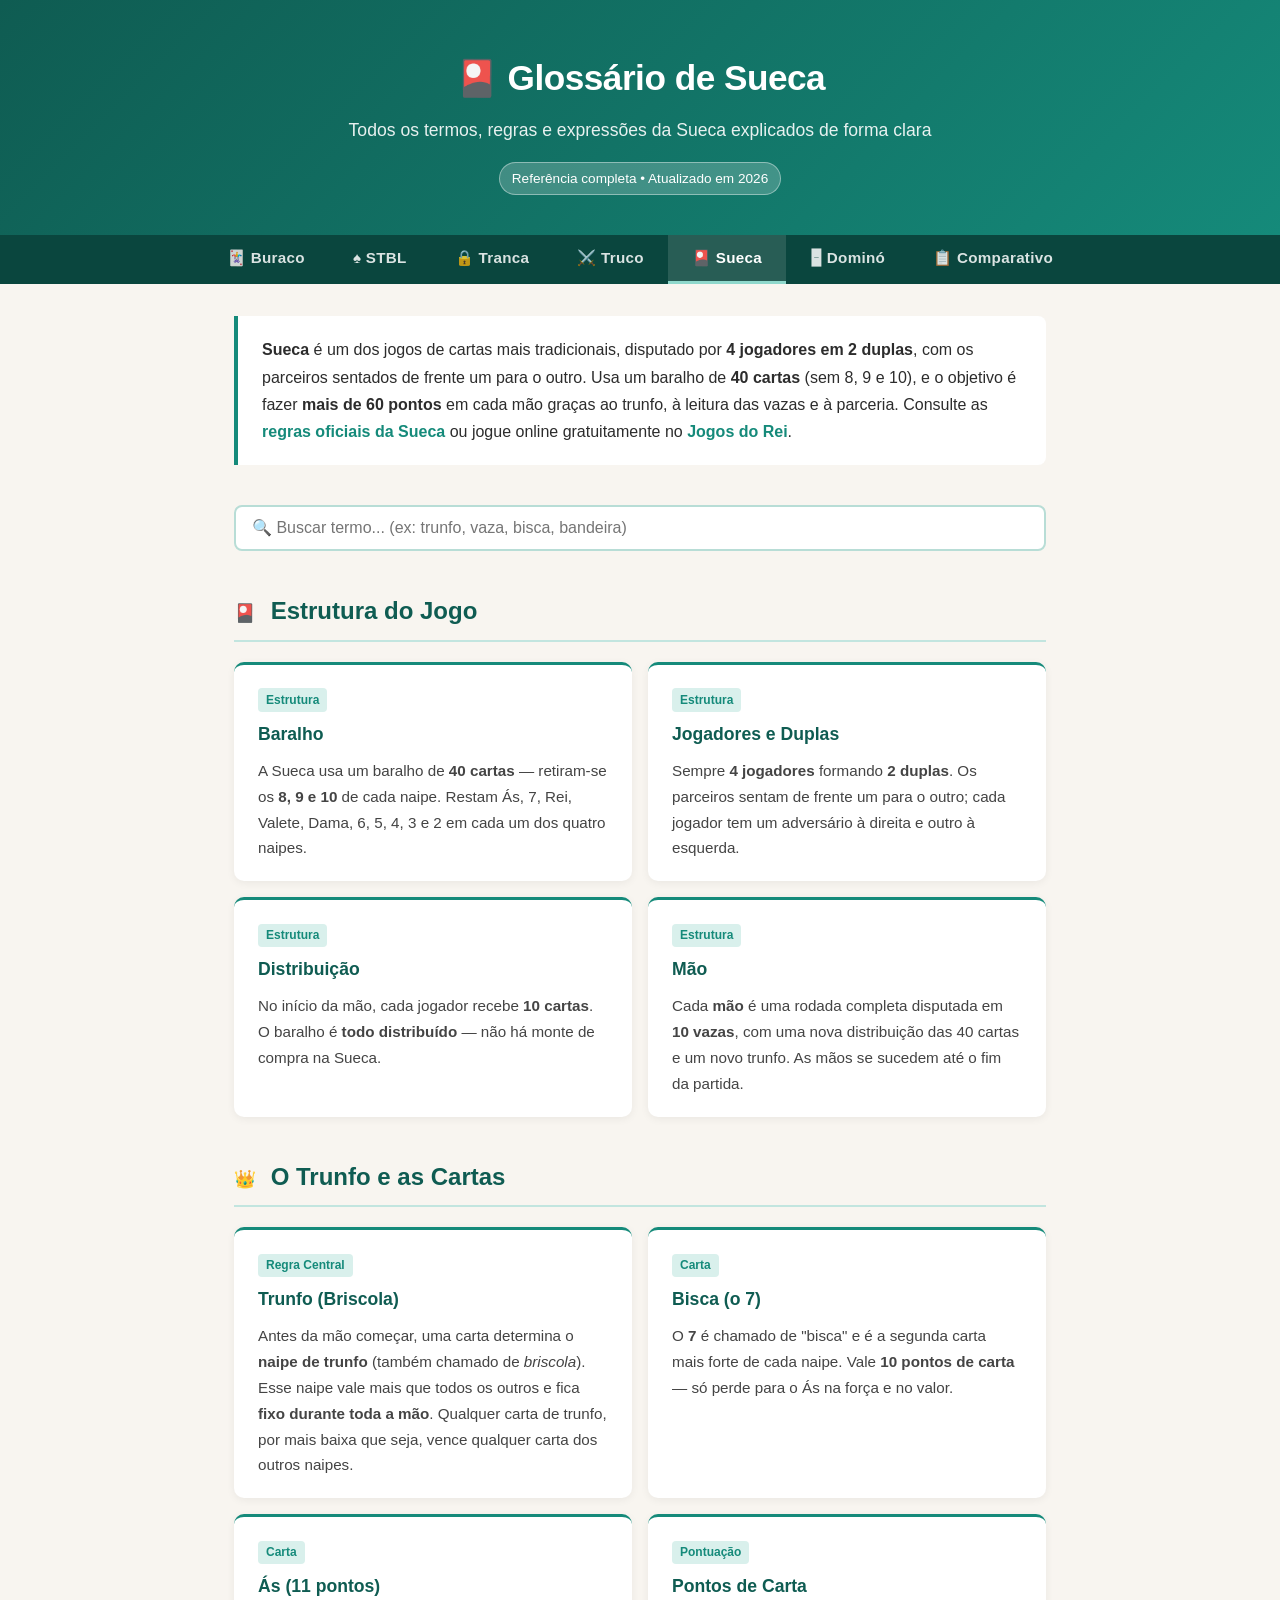
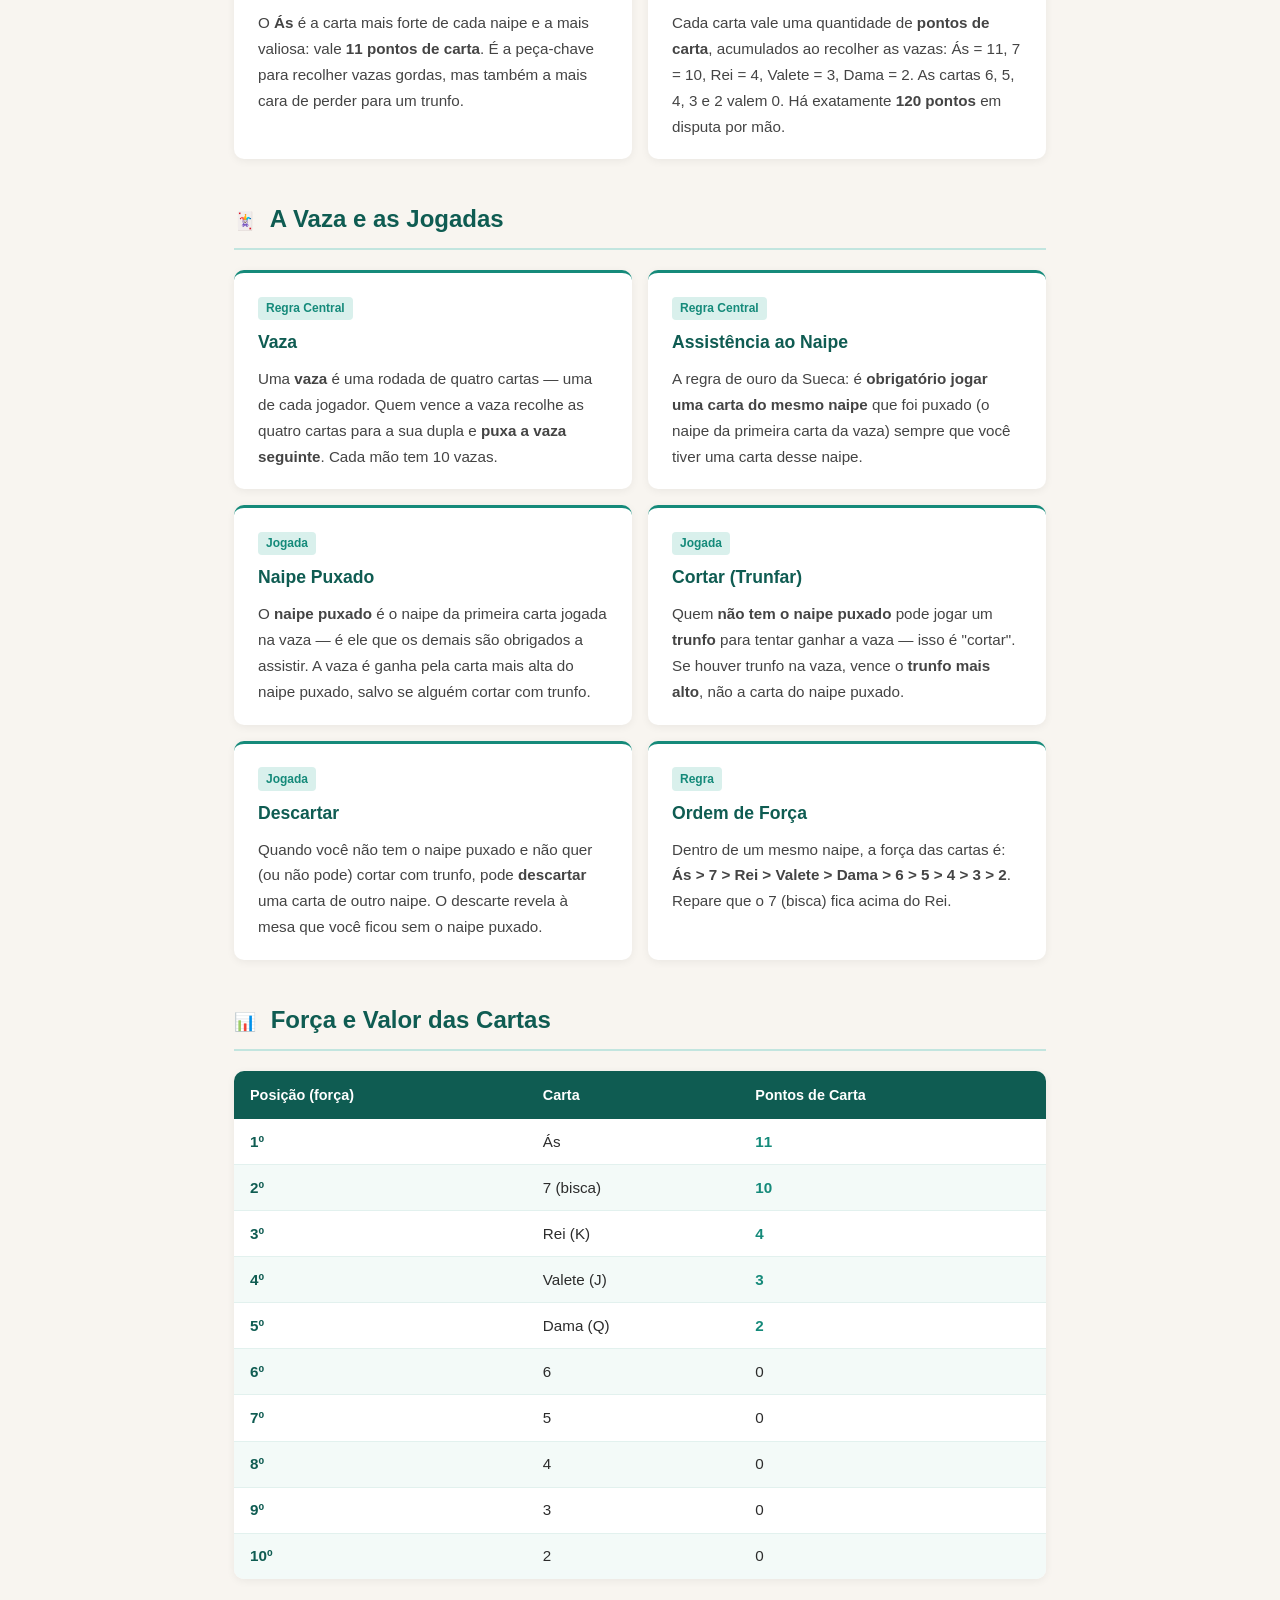
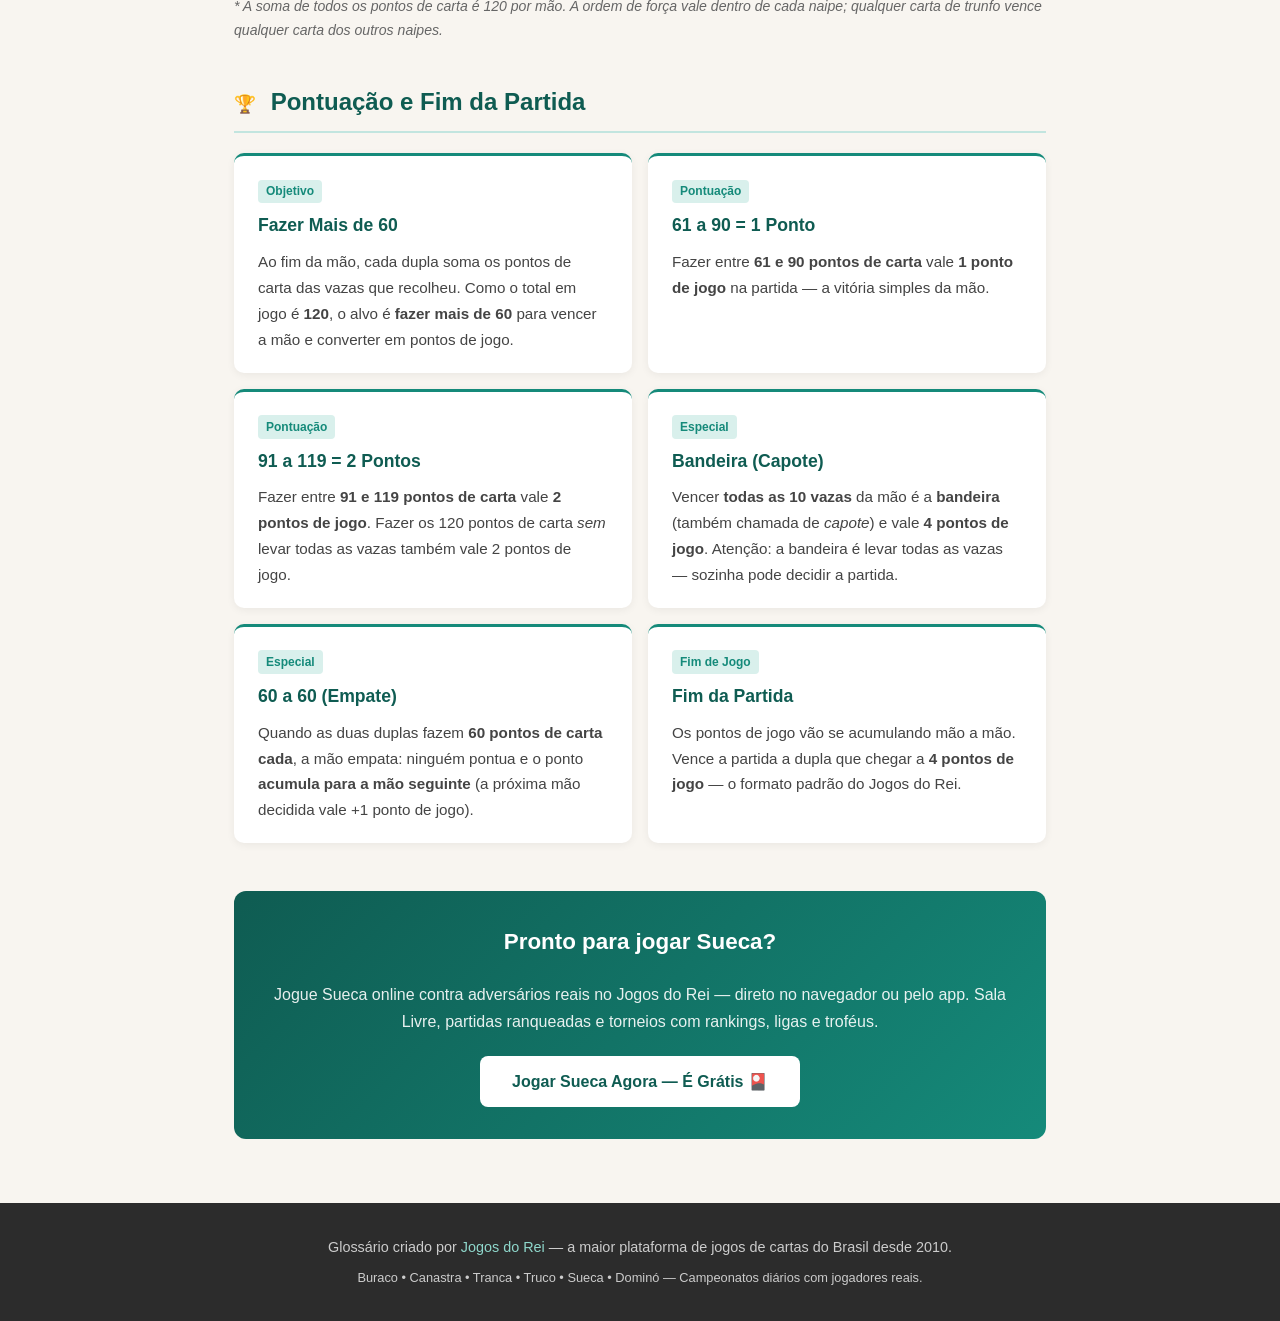
<file: glossario.tutorial/glossario-buraco-master/sueca.html>
<!DOCTYPE html>
<html lang="pt-BR">
<head>
  <meta charset="UTF-8">
  <meta name="viewport" content="width=device-width, initial-scale=1.0">
  <title>Glossário de Sueca — Termos do Jogo | Jogos do Rei</title>
  <meta name="description" content="Glossário completo da Sueca: trunfo, vaza, bisca, assistência ao naipe, bandeira/capote, pontos de carta e ordem de força. Jogue Sueca online no Jogos do Rei.">
  <meta name="keywords" content="glossário sueca, termos sueca, trunfo sueca, bisca sueca, vaza, bandeira capote, assistência ao naipe, regras sueca">
  <meta name="author" content="Jogos do Rei">
  <meta property="og:title" content="Glossário de Sueca — Jogos do Rei">
  <meta property="og:description" content="Todos os termos da Sueca explicados: trunfo, vaza, bisca, assistência ao naipe, bandeira, pontos de carta e muito mais.">
  <meta property="og:url" content="https://jogosdorei.github.io/glossario-buraco/sueca.html">
  <link rel="canonical" href="https://jogosdorei.github.io/glossario-buraco/sueca.html">
  <style>
    * { box-sizing: border-box; margin: 0; padding: 0; }
    body {
      font-family: 'Segoe UI', Tahoma, Geneva, Verdana, sans-serif;
      background: #f8f5f0;
      color: #2c2c2c;
      line-height: 1.7;
    }
    header {
      background: linear-gradient(135deg, #0f5c52 0%, #158a7a 100%);
      color: white;
      padding: 3rem 1.5rem 2.5rem;
      text-align: center;
    }
    header h1 { font-size: 2.2rem; margin-bottom: 0.5rem; letter-spacing: -0.5px; }
    header p { font-size: 1.1rem; opacity: 0.9; max-width: 600px; margin: 0 auto; }
    .badge {
      display: inline-block;
      background: rgba(255,255,255,0.2);
      border: 1px solid rgba(255,255,255,0.4);
      border-radius: 20px;
      padding: 0.25rem 0.75rem;
      font-size: 0.85rem;
      margin-top: 1rem;
    }
    nav {
      background: #0a463e;
      display: flex;
      justify-content: center;
      gap: 0;
      flex-wrap: wrap;
    }
    nav a {
      color: rgba(255,255,255,0.85);
      text-decoration: none;
      padding: 0.65rem 1.5rem;
      font-size: 0.95rem;
      font-weight: 600;
      letter-spacing: 0.3px;
      transition: background 0.15s, color 0.15s;
    }
    nav a:hover, nav a.active {
      background: rgba(255,255,255,0.12);
      color: white;
    }
    nav a.active {
      border-bottom: 3px solid #8fd8cc;
    }
    .container { max-width: 860px; margin: 0 auto; padding: 2rem 1.5rem; }
    .intro {
      background: white;
      border-left: 4px solid #158a7a;
      border-radius: 0 8px 8px 0;
      padding: 1.25rem 1.5rem;
      margin-bottom: 2.5rem;
      font-size: 1rem;
    }
    .intro a { color: #158a7a; font-weight: 600; text-decoration: none; }
    .intro a:hover { text-decoration: underline; }
    h2 {
      font-size: 1.5rem;
      color: #0f5c52;
      border-bottom: 2px solid #c2e5df;
      padding-bottom: 0.5rem;
      margin: 2.5rem 0 1.25rem;
    }
    h2 span { font-size: 1.1rem; margin-right: 0.5rem; }
    .term-grid {
      display: grid;
      grid-template-columns: 1fr;
      gap: 1rem;
    }
    @media (min-width: 600px) {
      .term-grid { grid-template-columns: 1fr 1fr; }
    }
    .term-card {
      background: white;
      border-radius: 10px;
      padding: 1.25rem 1.5rem;
      box-shadow: 0 2px 8px rgba(0,0,0,0.06);
      border-top: 3px solid #158a7a;
      transition: transform 0.15s ease, box-shadow 0.15s ease;
    }
    .term-card:hover {
      transform: translateY(-2px);
      box-shadow: 0 4px 16px rgba(0,0,0,0.1);
    }
    .term-card h3 {
      font-size: 1.1rem;
      color: #0f5c52;
      margin-bottom: 0.5rem;
    }
    .term-card p { font-size: 0.95rem; color: #444; }
    .term-card .tag {
      display: inline-block;
      background: #d9f0ec;
      color: #158a7a;
      border-radius: 4px;
      padding: 0.1rem 0.5rem;
      font-size: 0.75rem;
      font-weight: 600;
      margin-bottom: 0.5rem;
    }
    .cta {
      background: linear-gradient(135deg, #0f5c52, #158a7a);
      color: white;
      border-radius: 12px;
      padding: 2rem 2rem;
      text-align: center;
      margin: 3rem 0 2rem;
    }
    .cta h2 { color: white; border: none; margin: 0 0 0.75rem; font-size: 1.4rem; }
    .cta p { margin-bottom: 1.25rem; opacity: 0.9; font-size: 1rem; }
    .cta a {
      display: inline-block;
      background: white;
      color: #0f5c52;
      font-weight: 700;
      padding: 0.75rem 2rem;
      border-radius: 8px;
      text-decoration: none;
      font-size: 1rem;
      transition: opacity 0.15s;
    }
    .cta a:hover { opacity: 0.85; }
    .pontos-table {
      width: 100%;
      border-collapse: collapse;
      background: white;
      border-radius: 10px;
      overflow: hidden;
      box-shadow: 0 2px 8px rgba(0,0,0,0.06);
      margin-bottom: 1rem;
    }
    .pontos-table th {
      background: #0f5c52;
      color: white;
      padding: 0.75rem 1rem;
      text-align: left;
      font-size: 0.9rem;
    }
    .pontos-table td {
      padding: 0.6rem 1rem;
      border-bottom: 1px solid #e2f1ee;
      font-size: 0.95rem;
    }
    .pontos-table tr:last-child td { border-bottom: none; }
    .pontos-table tr:nth-child(even) td { background: #f3faf8; }
    .pts { font-weight: 700; color: #158a7a; }
    .rank { font-weight: 700; color: #0f5c52; }
    footer {
      background: #2c2c2c;
      color: #ccc;
      text-align: center;
      padding: 2rem 1rem;
      font-size: 0.9rem;
    }
    footer a { color: #8fd8cc; text-decoration: none; }
    footer a:hover { text-decoration: underline; }
    .search-box {
      display: flex;
      gap: 0.5rem;
      margin-bottom: 2rem;
    }
    .search-box input {
      flex: 1;
      padding: 0.75rem 1rem;
      border: 2px solid #b8ddd6;
      border-radius: 8px;
      font-size: 1rem;
      outline: none;
      transition: border-color 0.15s;
    }
    .search-box input:focus { border-color: #158a7a; }
    #no-results { display: none; color: #888; text-align: center; padding: 2rem; }
  </style>
</head>
<body>

<header>
  <h1>🎴 Glossário de Sueca</h1>
  <p>Todos os termos, regras e expressões da Sueca explicados de forma clara</p>
  <span class="badge">Referência completa • Atualizado em 2026</span>
</header>

<nav>
  <a href="./index.html">🃏 Buraco</a>
  <a href="./stbl.html">♠️ STBL</a>
  <a href="./tranca.html">🔒 Tranca</a>
  <a href="./truco.html">⚔️ Truco</a>
  <a href="./sueca.html" class="active">🎴 Sueca</a>
  <a href="./domino.html">🁢 Dominó</a>
  <a href="./comparativo.html">📋 Comparativo</a>
</nav>

<div class="container">

  <div class="intro">
    <strong>Sueca</strong> é um dos jogos de cartas mais tradicionais, disputado por <strong>4 jogadores em 2 duplas</strong>, com os parceiros sentados de frente um para o outro. Usa um baralho de <strong>40 cartas</strong> (sem 8, 9 e 10), e o objetivo é fazer <strong>mais de 60 pontos</strong> em cada mão graças ao trunfo, à leitura das vazas e à parceria. Consulte as <a href="https://www.jogosdorei.com.br/regras-sueca.php" target="_blank" rel="noopener">regras oficiais da Sueca</a> ou jogue online gratuitamente no <a href="https://www.jogosdorei.com.br" target="_blank" rel="noopener">Jogos do Rei</a>.
  </div>

  <div class="search-box">
    <input type="text" id="search" placeholder="🔍 Buscar termo... (ex: trunfo, vaza, bisca, bandeira)" oninput="filtrarTermos()">
  </div>
  <p id="no-results">Nenhum termo encontrado. Tente outra busca.</p>

  <!-- SEÇÃO: Estrutura -->
  <h2><span>🎴</span> Estrutura do Jogo</h2>
  <div class="term-grid" id="section-estrutura">

    <div class="term-card" data-termo="baralho 40 cartas sem 8 9 10 sueca">
      <span class="tag">Estrutura</span>
      <h3>Baralho</h3>
      <p>A Sueca usa um baralho de <strong>40 cartas</strong> — retiram-se os <strong>8, 9 e 10</strong> de cada naipe. Restam Ás, 7, Rei, Valete, Dama, 6, 5, 4, 3 e 2 em cada um dos quatro naipes.</p>
    </div>

    <div class="term-card" data-termo="jogadores dupla parceiro 4 frente">
      <span class="tag">Estrutura</span>
      <h3>Jogadores e Duplas</h3>
      <p>Sempre <strong>4 jogadores</strong> formando <strong>2 duplas</strong>. Os parceiros sentam de frente um para o outro; cada jogador tem um adversário à direita e outro à esquerda.</p>
    </div>

    <div class="term-card" data-termo="distribuição 10 cartas sem monte compra">
      <span class="tag">Estrutura</span>
      <h3>Distribuição</h3>
      <p>No início da mão, cada jogador recebe <strong>10 cartas</strong>. O baralho é <strong>todo distribuído</strong> — não há monte de compra na Sueca.</p>
    </div>

    <div class="term-card" data-termo="mão rodada 10 vazas distribuição">
      <span class="tag">Estrutura</span>
      <h3>Mão</h3>
      <p>Cada <strong>mão</strong> é uma rodada completa disputada em <strong>10 vazas</strong>, com uma nova distribuição das 40 cartas e um novo trunfo. As mãos se sucedem até o fim da partida.</p>
    </div>

  </div>

  <!-- SEÇÃO: O Trunfo -->
  <h2><span>👑</span> O Trunfo e as Cartas</h2>
  <div class="term-grid" id="section-trunfo">

    <div class="term-card" data-termo="trunfo briscola naipe forte fixo mão">
      <span class="tag">Regra Central</span>
      <h3>Trunfo (Briscola)</h3>
      <p>Antes da mão começar, uma carta determina o <strong>naipe de trunfo</strong> (também chamado de <em>briscola</em>). Esse naipe vale mais que todos os outros e fica <strong>fixo durante toda a mão</strong>. Qualquer carta de trunfo, por mais baixa que seja, vence qualquer carta dos outros naipes.</p>
    </div>

    <div class="term-card" data-termo="bisca 7 sete 10 pontos carta">
      <span class="tag">Carta</span>
      <h3>Bisca (o 7)</h3>
      <p>O <strong>7</strong> é chamado de "bisca" e é a segunda carta mais forte de cada naipe. Vale <strong>10 pontos de carta</strong> — só perde para o Ás na força e no valor.</p>
    </div>

    <div class="term-card" data-termo="ás as 11 pontos carta mais forte">
      <span class="tag">Carta</span>
      <h3>Ás (11 pontos)</h3>
      <p>O <strong>Ás</strong> é a carta mais forte de cada naipe e a mais valiosa: vale <strong>11 pontos de carta</strong>. É a peça-chave para recolher vazas gordas, mas também a mais cara de perder para um trunfo.</p>
    </div>

    <div class="term-card" data-termo="pontos de carta valor recolher vazas 120">
      <span class="tag">Pontuação</span>
      <h3>Pontos de Carta</h3>
      <p>Cada carta vale uma quantidade de <strong>pontos de carta</strong>, acumulados ao recolher as vazas: Ás = 11, 7 = 10, Rei = 4, Valete = 3, Dama = 2. As cartas 6, 5, 4, 3 e 2 valem 0. Há exatamente <strong>120 pontos</strong> em disputa por mão.</p>
    </div>

  </div>

  <!-- SEÇÃO: A Vaza -->
  <h2><span>🃏</span> A Vaza e as Jogadas</h2>
  <div class="term-grid" id="section-vaza">

    <div class="term-card" data-termo="vaza rodada quatro cartas uma cada jogador">
      <span class="tag">Regra Central</span>
      <h3>Vaza</h3>
      <p>Uma <strong>vaza</strong> é uma rodada de quatro cartas — uma de cada jogador. Quem vence a vaza recolhe as quatro cartas para a sua dupla e <strong>puxa a vaza seguinte</strong>. Cada mão tem 10 vazas.</p>
    </div>

    <div class="term-card" data-termo="assistência ao naipe obrigatório puxado regra de ouro">
      <span class="tag">Regra Central</span>
      <h3>Assistência ao Naipe</h3>
      <p>A regra de ouro da Sueca: é <strong>obrigatório jogar uma carta do mesmo naipe</strong> que foi puxado (o naipe da primeira carta da vaza) sempre que você tiver uma carta desse naipe.</p>
    </div>

    <div class="term-card" data-termo="naipe puxado primeira carta vaza conduzir">
      <span class="tag">Jogada</span>
      <h3>Naipe Puxado</h3>
      <p>O <strong>naipe puxado</strong> é o naipe da primeira carta jogada na vaza — é ele que os demais são obrigados a assistir. A vaza é ganha pela carta mais alta do naipe puxado, salvo se alguém cortar com trunfo.</p>
    </div>

    <div class="term-card" data-termo="cortar trunfo sem naipe puxado vencer vaza">
      <span class="tag">Jogada</span>
      <h3>Cortar (Trunfar)</h3>
      <p>Quem <strong>não tem o naipe puxado</strong> pode jogar um <strong>trunfo</strong> para tentar ganhar a vaza — isso é "cortar". Se houver trunfo na vaza, vence o <strong>trunfo mais alto</strong>, não a carta do naipe puxado.</p>
    </div>

    <div class="term-card" data-termo="descartar sem naipe outro naipe carta baixa">
      <span class="tag">Jogada</span>
      <h3>Descartar</h3>
      <p>Quando você não tem o naipe puxado e não quer (ou não pode) cortar com trunfo, pode <strong>descartar</strong> uma carta de outro naipe. O descarte revela à mesa que você ficou sem o naipe puxado.</p>
    </div>

    <div class="term-card" data-termo="ordem de força cartas ás 7 rei valete dama">
      <span class="tag">Regra</span>
      <h3>Ordem de Força</h3>
      <p>Dentro de um mesmo naipe, a força das cartas é: <strong>Ás &gt; 7 &gt; Rei &gt; Valete &gt; Dama &gt; 6 &gt; 5 &gt; 4 &gt; 3 &gt; 2</strong>. Repare que o 7 (bisca) fica acima do Rei.</p>
    </div>

  </div>

  <!-- SEÇÃO: Força das Cartas -->
  <h2><span>📊</span> Força e Valor das Cartas</h2>

  <table class="pontos-table">
    <thead>
      <tr>
        <th>Posição (força)</th>
        <th>Carta</th>
        <th>Pontos de Carta</th>
      </tr>
    </thead>
    <tbody>
      <tr><td class="rank">1º</td><td>Ás</td><td class="pts">11</td></tr>
      <tr><td class="rank">2º</td><td>7 (bisca)</td><td class="pts">10</td></tr>
      <tr><td class="rank">3º</td><td>Rei (K)</td><td class="pts">4</td></tr>
      <tr><td class="rank">4º</td><td>Valete (J)</td><td class="pts">3</td></tr>
      <tr><td class="rank">5º</td><td>Dama (Q)</td><td class="pts">2</td></tr>
      <tr><td class="rank">6º</td><td>6</td><td>0</td></tr>
      <tr><td class="rank">7º</td><td>5</td><td>0</td></tr>
      <tr><td class="rank">8º</td><td>4</td><td>0</td></tr>
      <tr><td class="rank">9º</td><td>3</td><td>0</td></tr>
      <tr><td class="rank">10º</td><td>2</td><td>0</td></tr>
    </tbody>
  </table>

  <p style="font-size:0.88rem;color:#666;margin-bottom:2rem;"><em>* A soma de todos os pontos de carta é 120 por mão. A ordem de força vale dentro de cada naipe; qualquer carta de trunfo vence qualquer carta dos outros naipes.</em></p>

  <!-- SEÇÃO: Pontuação da Mão -->
  <h2><span>🏆</span> Pontuação e Fim da Partida</h2>
  <div class="term-grid" id="section-pontuacao">

    <div class="term-card" data-termo="mais de 60 pontos objetivo alvo mão">
      <span class="tag">Objetivo</span>
      <h3>Fazer Mais de 60</h3>
      <p>Ao fim da mão, cada dupla soma os pontos de carta das vazas que recolheu. Como o total em jogo é <strong>120</strong>, o alvo é <strong>fazer mais de 60</strong> para vencer a mão e converter em pontos de jogo.</p>
    </div>

    <div class="term-card" data-termo="61 a 90 um ponto de jogo">
      <span class="tag">Pontuação</span>
      <h3>61 a 90 = 1 Ponto</h3>
      <p>Fazer entre <strong>61 e 90 pontos de carta</strong> vale <strong>1 ponto de jogo</strong> na partida — a vitória simples da mão.</p>
    </div>

    <div class="term-card" data-termo="91 a 119 dois pontos de jogo">
      <span class="tag">Pontuação</span>
      <h3>91 a 119 = 2 Pontos</h3>
      <p>Fazer entre <strong>91 e 119 pontos de carta</strong> vale <strong>2 pontos de jogo</strong>. Fazer os 120 pontos de carta <em>sem</em> levar todas as vazas também vale 2 pontos de jogo.</p>
    </div>

    <div class="term-card" data-termo="bandeira capote todas as vazas 4 pontos">
      <span class="tag">Especial</span>
      <h3>Bandeira (Capote)</h3>
      <p>Vencer <strong>todas as 10 vazas</strong> da mão é a <strong>bandeira</strong> (também chamada de <em>capote</em>) e vale <strong>4 pontos de jogo</strong>. Atenção: a bandeira é levar todas as vazas — sozinha pode decidir a partida.</p>
    </div>

    <div class="term-card" data-termo="60 a 60 empate ninguém pontua acumula">
      <span class="tag">Especial</span>
      <h3>60 a 60 (Empate)</h3>
      <p>Quando as duas duplas fazem <strong>60 pontos de carta cada</strong>, a mão empata: ninguém pontua e o ponto <strong>acumula para a mão seguinte</strong> (a próxima mão decidida vale +1 ponto de jogo).</p>
    </div>

    <div class="term-card" data-termo="fim da partida 4 pontos de jogo vencer">
      <span class="tag">Fim de Jogo</span>
      <h3>Fim da Partida</h3>
      <p>Os pontos de jogo vão se acumulando mão a mão. Vence a partida a dupla que chegar a <strong>4 pontos de jogo</strong> — o formato padrão do Jogos do Rei.</p>
    </div>

  </div>

  <!-- CTA -->
  <div class="cta">
    <h2>Pronto para jogar Sueca?</h2>
    <p>Jogue Sueca online contra adversários reais no Jogos do Rei — direto no navegador ou pelo app. Sala Livre, partidas ranqueadas e torneios com rankings, ligas e troféus.</p>
    <a href="https://www.jogosdorei.com.br" target="_blank" rel="noopener">Jogar Sueca Agora — É Grátis 🎴</a>
  </div>

</div>

<footer>
  <p>Glossário criado por <a href="https://www.jogosdorei.com.br" target="_blank" rel="noopener">Jogos do Rei</a> — a maior plataforma de jogos de cartas do Brasil desde 2010.</p>
  <p style="margin-top:0.5rem; font-size:0.8rem;">Buraco • Canastra • Tranca • Truco • Sueca • Dominó — Campeonatos diários com jogadores reais.</p>
</footer>

<script>
  function filtrarTermos() {
    const q = document.getElementById('search').value.toLowerCase();
    const cards = document.querySelectorAll('.term-card');
    let found = 0;
    cards.forEach(card => {
      const text = (card.getAttribute('data-termo') + ' ' + card.innerText).toLowerCase();
      const match = !q || text.includes(q);
      card.style.display = match ? '' : 'none';
      if (match) found++;
    });
    document.getElementById('no-results').style.display = (found === 0 && q) ? 'block' : 'none';
  }
</script>

</body>
</html>
</file>
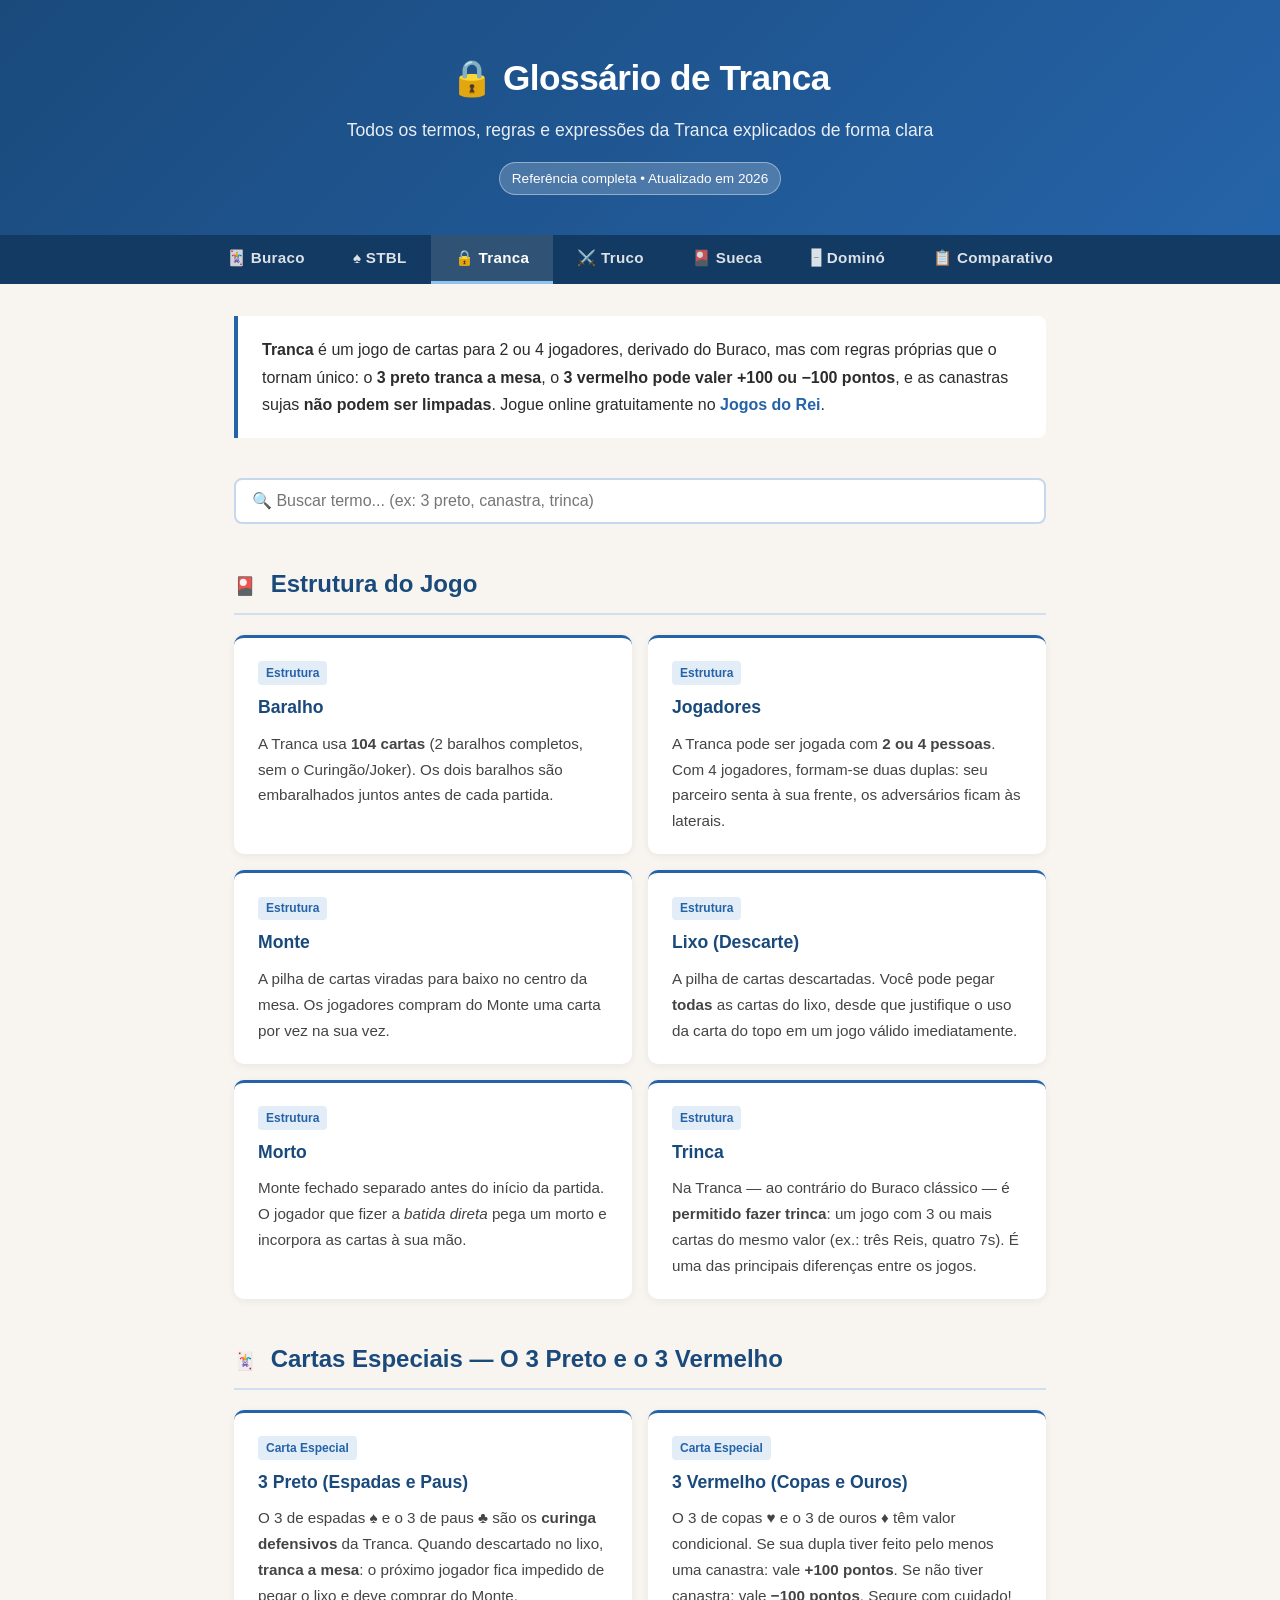
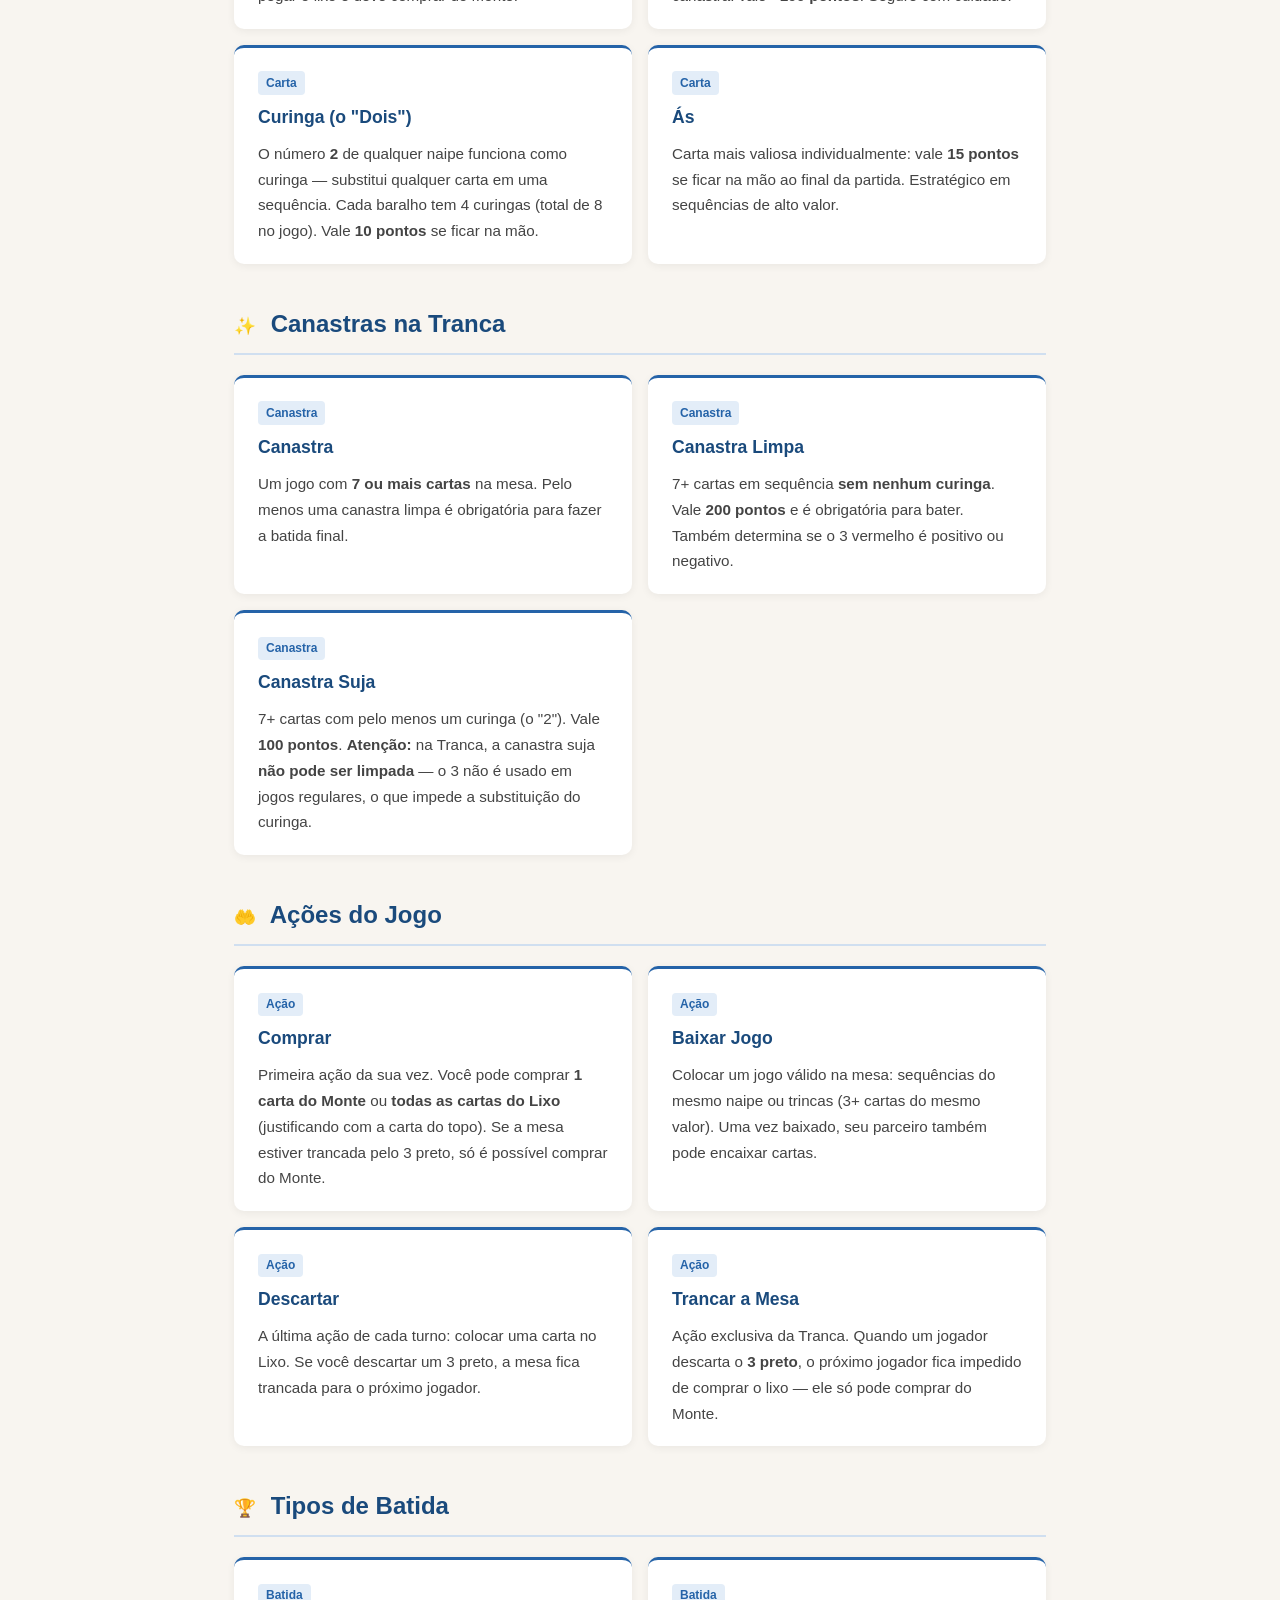
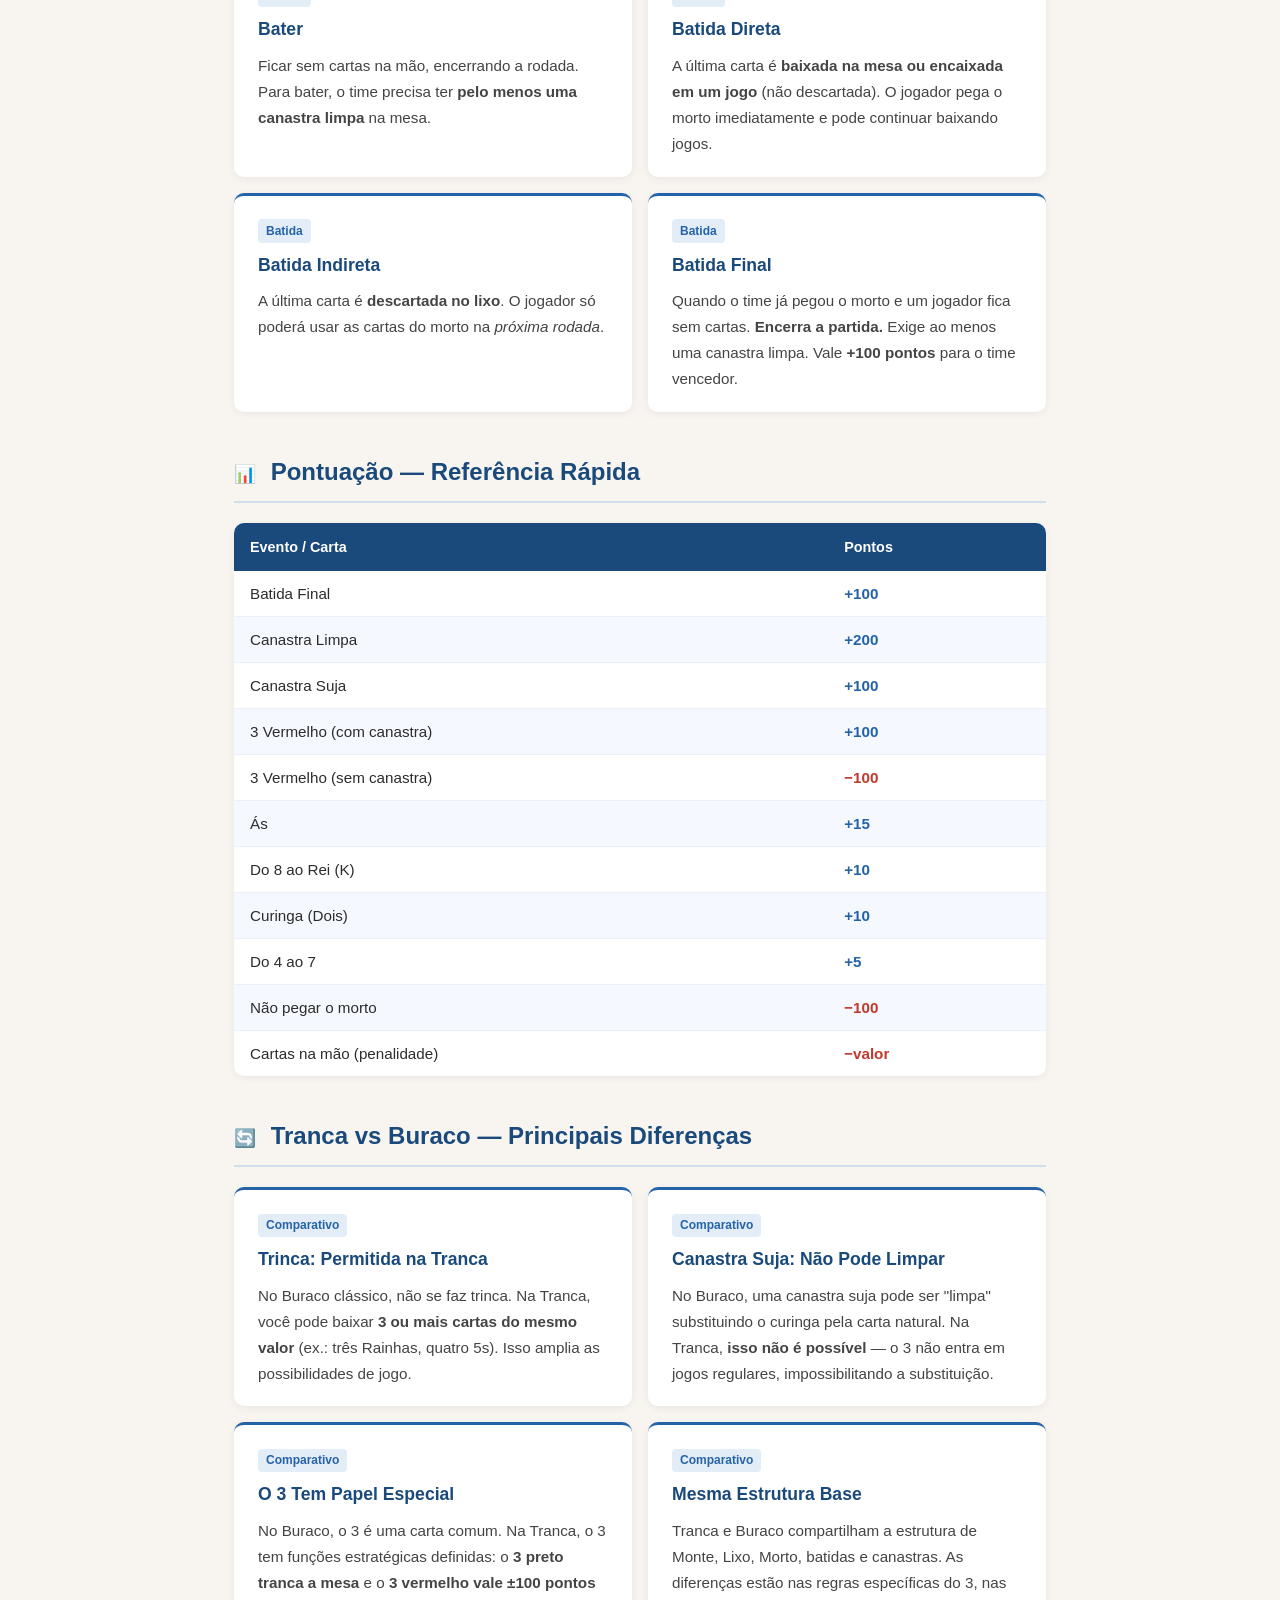
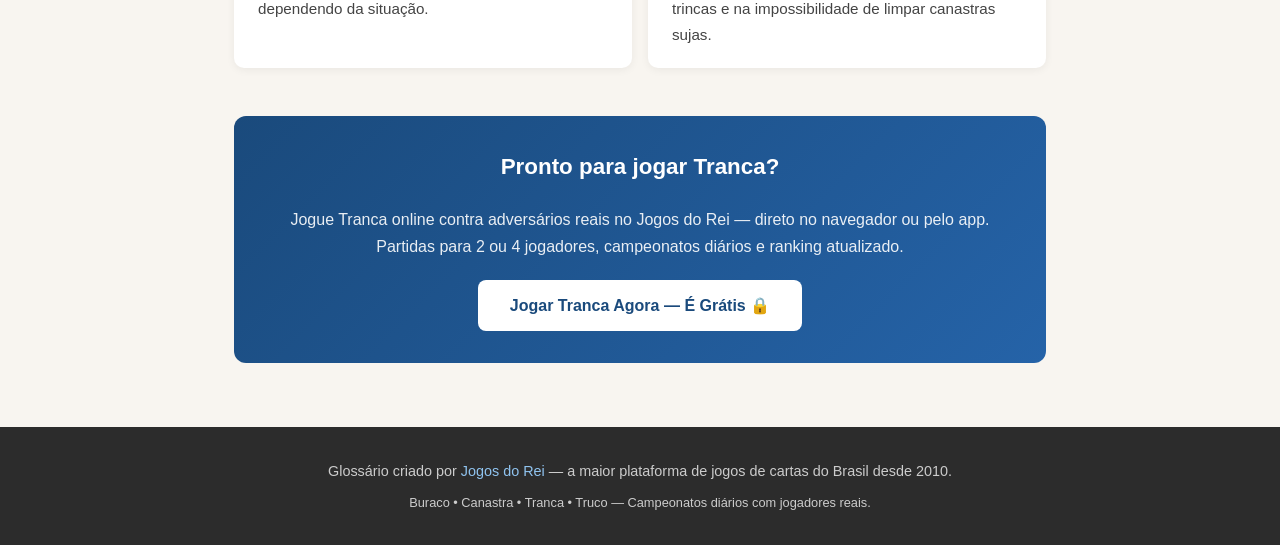
<file: glossario.tutorial/glossario-buraco-master/tranca.html>
<!DOCTYPE html>
<html lang="pt-BR">
<head>
  <meta charset="UTF-8">
  <meta name="viewport" content="width=device-width, initial-scale=1.0">
  <title>Glossário de Tranca — Termos, 3 Preto e Regras do Jogo</title>
  <meta name="description" content="Glossário completo da Tranca: termos, regras e expressões do jogo. Aprenda o que é 3 preto, 3 vermelho, canastra suja e como jogar Tranca online.">
  <meta name="keywords" content="glossário tranca, termos tranca, 3 preto tranca, 3 vermelho tranca, regras tranca, canastra tranca">
  <meta name="author" content="Jogos do Rei">
  <meta property="og:title" content="Glossário de Tranca — Jogos do Rei">
  <meta property="og:description" content="Todos os termos e regras da Tranca explicados de forma clara. 3 preto, 3 vermelho, canastra suja e muito mais.">
  <meta property="og:url" content="https://jogosdorei.github.io/glossario-buraco/tranca.html">
  <link rel="canonical" href="https://jogosdorei.github.io/glossario-buraco/tranca.html">
  <style>
    * { box-sizing: border-box; margin: 0; padding: 0; }
    body {
      font-family: 'Segoe UI', Tahoma, Geneva, Verdana, sans-serif;
      background: #f8f5f0;
      color: #2c2c2c;
      line-height: 1.7;
    }
    header {
      background: linear-gradient(135deg, #1a4a7c 0%, #2563a8 100%);
      color: white;
      padding: 3rem 1.5rem 2.5rem;
      text-align: center;
    }
    header h1 { font-size: 2.2rem; margin-bottom: 0.5rem; letter-spacing: -0.5px; }
    header p { font-size: 1.1rem; opacity: 0.9; max-width: 600px; margin: 0 auto; }
    .badge {
      display: inline-block;
      background: rgba(255,255,255,0.2);
      border: 1px solid rgba(255,255,255,0.4);
      border-radius: 20px;
      padding: 0.25rem 0.75rem;
      font-size: 0.85rem;
      margin-top: 1rem;
    }
    nav {
      background: #133a62;
      display: flex;
      justify-content: center;
      gap: 0;
      flex-wrap: wrap;
    }
    nav a {
      color: rgba(255,255,255,0.85);
      text-decoration: none;
      padding: 0.65rem 1.5rem;
      font-size: 0.95rem;
      font-weight: 600;
      letter-spacing: 0.3px;
      transition: background 0.15s, color 0.15s;
    }
    nav a:hover, nav a.active {
      background: rgba(255,255,255,0.12);
      color: white;
    }
    nav a.active {
      border-bottom: 3px solid #90c4f0;
    }
    .container { max-width: 860px; margin: 0 auto; padding: 2rem 1.5rem; }
    .intro {
      background: white;
      border-left: 4px solid #2563a8;
      border-radius: 0 8px 8px 0;
      padding: 1.25rem 1.5rem;
      margin-bottom: 2.5rem;
      font-size: 1rem;
    }
    .intro a { color: #2563a8; font-weight: 600; text-decoration: none; }
    .intro a:hover { text-decoration: underline; }
    h2 {
      font-size: 1.5rem;
      color: #1a4a7c;
      border-bottom: 2px solid #d0dff0;
      padding-bottom: 0.5rem;
      margin: 2.5rem 0 1.25rem;
    }
    h2 span { font-size: 1.1rem; margin-right: 0.5rem; }
    .term-grid {
      display: grid;
      grid-template-columns: 1fr;
      gap: 1rem;
    }
    @media (min-width: 600px) {
      .term-grid { grid-template-columns: 1fr 1fr; }
    }
    .term-card {
      background: white;
      border-radius: 10px;
      padding: 1.25rem 1.5rem;
      box-shadow: 0 2px 8px rgba(0,0,0,0.06);
      border-top: 3px solid #2563a8;
      transition: transform 0.15s ease, box-shadow 0.15s ease;
    }
    .term-card:hover {
      transform: translateY(-2px);
      box-shadow: 0 4px 16px rgba(0,0,0,0.1);
    }
    .term-card h3 {
      font-size: 1.1rem;
      color: #1a4a7c;
      margin-bottom: 0.5rem;
    }
    .term-card p { font-size: 0.95rem; color: #444; }
    .term-card .tag {
      display: inline-block;
      background: #e3edf8;
      color: #2563a8;
      border-radius: 4px;
      padding: 0.1rem 0.5rem;
      font-size: 0.75rem;
      font-weight: 600;
      margin-bottom: 0.5rem;
    }
    .cta {
      background: linear-gradient(135deg, #1a4a7c, #2563a8);
      color: white;
      border-radius: 12px;
      padding: 2rem 2rem;
      text-align: center;
      margin: 3rem 0 2rem;
    }
    .cta h2 { color: white; border: none; margin: 0 0 0.75rem; font-size: 1.4rem; }
    .cta p { margin-bottom: 1.25rem; opacity: 0.9; font-size: 1rem; }
    .cta a {
      display: inline-block;
      background: white;
      color: #1a4a7c;
      font-weight: 700;
      padding: 0.75rem 2rem;
      border-radius: 8px;
      text-decoration: none;
      font-size: 1rem;
      transition: opacity 0.15s;
    }
    .cta a:hover { opacity: 0.85; }
    .pontos-table {
      width: 100%;
      border-collapse: collapse;
      background: white;
      border-radius: 10px;
      overflow: hidden;
      box-shadow: 0 2px 8px rgba(0,0,0,0.06);
      margin-bottom: 1rem;
    }
    .pontos-table th {
      background: #1a4a7c;
      color: white;
      padding: 0.75rem 1rem;
      text-align: left;
      font-size: 0.9rem;
    }
    .pontos-table td {
      padding: 0.6rem 1rem;
      border-bottom: 1px solid #e8f0f8;
      font-size: 0.95rem;
    }
    .pontos-table tr:last-child td { border-bottom: none; }
    .pontos-table tr:nth-child(even) td { background: #f5f9ff; }
    .pts { font-weight: 700; color: #2563a8; }
    .pts-neg { font-weight: 700; color: #c0392b; }
    footer {
      background: #2c2c2c;
      color: #ccc;
      text-align: center;
      padding: 2rem 1rem;
      font-size: 0.9rem;
    }
    footer a { color: #90c4f0; text-decoration: none; }
    footer a:hover { text-decoration: underline; }
    .search-box {
      display: flex;
      gap: 0.5rem;
      margin-bottom: 2rem;
    }
    .search-box input {
      flex: 1;
      padding: 0.75rem 1rem;
      border: 2px solid #c5d8ed;
      border-radius: 8px;
      font-size: 1rem;
      outline: none;
      transition: border-color 0.15s;
    }
    .search-box input:focus { border-color: #2563a8; }
    #no-results { display: none; color: #888; text-align: center; padding: 2rem; }
  </style>
</head>
<body>

<header>
  <h1>🔒 Glossário de Tranca</h1>
  <p>Todos os termos, regras e expressões da Tranca explicados de forma clara</p>
  <span class="badge">Referência completa • Atualizado em 2026</span>
</header>

<nav>
  <a href="./index.html">🃏 Buraco</a>
  <a href="./stbl.html">♠️ STBL</a>
  <a href="./tranca.html" class="active">🔒 Tranca</a>
  <a href="./truco.html">⚔️ Truco</a>
  <a href="./sueca.html">🎴 Sueca</a>
  <a href="./domino.html">🁢 Dominó</a>
  <a href="./comparativo.html">📋 Comparativo</a>
</nav>

<div class="container">

  <div class="intro">
    <strong>Tranca</strong> é um jogo de cartas para 2 ou 4 jogadores, derivado do Buraco, mas com regras próprias que o tornam único: o <strong>3 preto tranca a mesa</strong>, o <strong>3 vermelho pode valer +100 ou −100 pontos</strong>, e as canastras sujas <strong>não podem ser limpadas</strong>. Jogue online gratuitamente no <a href="https://www.jogosdorei.com.br/jogar-tranca-online.php" target="_blank" rel="noopener">Jogos do Rei</a>.
  </div>

  <div class="search-box">
    <input type="text" id="search" placeholder="🔍 Buscar termo... (ex: 3 preto, canastra, trinca)" oninput="filtrarTermos()">
  </div>
  <p id="no-results">Nenhum termo encontrado. Tente outra busca.</p>

  <!-- SEÇÃO: Estrutura do jogo -->
  <h2><span>🎴</span> Estrutura do Jogo</h2>
  <div class="term-grid" id="section-estrutura">

    <div class="term-card" data-termo="baralho cartas deck tranca">
      <span class="tag">Estrutura</span>
      <h3>Baralho</h3>
      <p>A Tranca usa <strong>104 cartas</strong> (2 baralhos completos, sem o Curingão/Joker). Os dois baralhos são embaralhados juntos antes de cada partida.</p>
    </div>

    <div class="term-card" data-termo="jogadores dupla parceiro">
      <span class="tag">Estrutura</span>
      <h3>Jogadores</h3>
      <p>A Tranca pode ser jogada com <strong>2 ou 4 pessoas</strong>. Com 4 jogadores, formam-se duas duplas: seu parceiro senta à sua frente, os adversários ficam às laterais.</p>
    </div>

    <div class="term-card" data-termo="monte deck pilha compra">
      <span class="tag">Estrutura</span>
      <h3>Monte</h3>
      <p>A pilha de cartas viradas para baixo no centro da mesa. Os jogadores compram do Monte uma carta por vez na sua vez.</p>
    </div>

    <div class="term-card" data-termo="lixo descarte pilha comprar topo">
      <span class="tag">Estrutura</span>
      <h3>Lixo (Descarte)</h3>
      <p>A pilha de cartas descartadas. Você pode pegar <strong>todas</strong> as cartas do lixo, desde que justifique o uso da carta do topo em um jogo válido imediatamente.</p>
    </div>

    <div class="term-card" data-termo="morto pilha escondida pegar">
      <span class="tag">Estrutura</span>
      <h3>Morto</h3>
      <p>Monte fechado separado antes do início da partida. O jogador que fizer a <em>batida direta</em> pega um morto e incorpora as cartas à sua mão.</p>
    </div>

    <div class="term-card" data-termo="trinca mesmo valor três cartas">
      <span class="tag">Estrutura</span>
      <h3>Trinca</h3>
      <p>Na Tranca — ao contrário do Buraco clássico — é <strong>permitido fazer trinca</strong>: um jogo com 3 ou mais cartas do mesmo valor (ex.: três Reis, quatro 7s). É uma das principais diferenças entre os jogos.</p>
    </div>

  </div>

  <!-- SEÇÃO: Cartas Especiais -->
  <h2><span>🃏</span> Cartas Especiais — O 3 Preto e o 3 Vermelho</h2>
  <div class="term-grid" id="section-cartas">

    <div class="term-card" data-termo="3 preto espadas paus trancar mesa">
      <span class="tag">Carta Especial</span>
      <h3>3 Preto (Espadas e Paus)</h3>
      <p>O 3 de espadas ♠ e o 3 de paus ♣ são os <strong>curinga defensivos</strong> da Tranca. Quando descartado no lixo, <strong>tranca a mesa</strong>: o próximo jogador fica impedido de pegar o lixo e deve comprar do Monte.</p>
    </div>

    <div class="term-card" data-termo="3 vermelho copas ouros 100 pontos positivo negativo">
      <span class="tag">Carta Especial</span>
      <h3>3 Vermelho (Copas e Ouros)</h3>
      <p>O 3 de copas ♥ e o 3 de ouros ♦ têm valor condicional. Se sua dupla tiver feito pelo menos uma canastra: vale <strong>+100 pontos</strong>. Se não tiver canastra: vale <strong>−100 pontos</strong>. Segure com cuidado!</p>
    </div>

    <div class="term-card" data-termo="curinga dois substituto carta">
      <span class="tag">Carta</span>
      <h3>Curinga (o "Dois")</h3>
      <p>O número <strong>2</strong> de qualquer naipe funciona como curinga — substitui qualquer carta em uma sequência. Cada baralho tem 4 curingas (total de 8 no jogo). Vale <strong>10 pontos</strong> se ficar na mão.</p>
    </div>

    <div class="term-card" data-termo="ás ace carta alta pontuação">
      <span class="tag">Carta</span>
      <h3>Ás</h3>
      <p>Carta mais valiosa individualmente: vale <strong>15 pontos</strong> se ficar na mão ao final da partida. Estratégico em sequências de alto valor.</p>
    </div>

  </div>

  <!-- SEÇÃO: Canastras -->
  <h2><span>✨</span> Canastras na Tranca</h2>
  <div class="term-grid" id="section-canastras">

    <div class="term-card" data-termo="canastra sete cartas sequência">
      <span class="tag">Canastra</span>
      <h3>Canastra</h3>
      <p>Um jogo com <strong>7 ou mais cartas</strong> na mesa. Pelo menos uma canastra limpa é obrigatória para fazer a batida final.</p>
    </div>

    <div class="term-card" data-termo="canastra limpa sem curinga 200 pontos">
      <span class="tag">Canastra</span>
      <h3>Canastra Limpa</h3>
      <p>7+ cartas em sequência <strong>sem nenhum curinga</strong>. Vale <strong>200 pontos</strong> e é obrigatória para bater. Também determina se o 3 vermelho é positivo ou negativo.</p>
    </div>

    <div class="term-card" data-termo="canastra suja com curinga 100 pontos não pode limpar">
      <span class="tag">Canastra</span>
      <h3>Canastra Suja</h3>
      <p>7+ cartas com pelo menos um curinga (o "2"). Vale <strong>100 pontos</strong>. <strong>Atenção:</strong> na Tranca, a canastra suja <strong>não pode ser limpada</strong> — o 3 não é usado em jogos regulares, o que impede a substituição do curinga.</p>
    </div>

  </div>

  <!-- SEÇÃO: Ações -->
  <h2><span>🤲</span> Ações do Jogo</h2>
  <div class="term-grid" id="section-acoes">

    <div class="term-card" data-termo="comprar carta monte lixo">
      <span class="tag">Ação</span>
      <h3>Comprar</h3>
      <p>Primeira ação da sua vez. Você pode comprar <strong>1 carta do Monte</strong> ou <strong>todas as cartas do Lixo</strong> (justificando com a carta do topo). Se a mesa estiver trancada pelo 3 preto, só é possível comprar do Monte.</p>
    </div>

    <div class="term-card" data-termo="baixar jogo mesa">
      <span class="tag">Ação</span>
      <h3>Baixar Jogo</h3>
      <p>Colocar um jogo válido na mesa: sequências do mesmo naipe ou trincas (3+ cartas do mesmo valor). Uma vez baixado, seu parceiro também pode encaixar cartas.</p>
    </div>

    <div class="term-card" data-termo="descartar lixo final turno">
      <span class="tag">Ação</span>
      <h3>Descartar</h3>
      <p>A última ação de cada turno: colocar uma carta no Lixo. Se você descartar um 3 preto, a mesa fica trancada para o próximo jogador.</p>
    </div>

    <div class="term-card" data-termo="trancar mesa 3 preto impedido lixo">
      <span class="tag">Ação</span>
      <h3>Trancar a Mesa</h3>
      <p>Ação exclusiva da Tranca. Quando um jogador descarta o <strong>3 preto</strong>, o próximo jogador fica impedido de comprar o lixo — ele só pode comprar do Monte.</p>
    </div>

  </div>

  <!-- SEÇÃO: Batidas -->
  <h2><span>🏆</span> Tipos de Batida</h2>
  <div class="term-grid" id="section-batidas">

    <div class="term-card" data-termo="bater ganhar rodada sem cartas">
      <span class="tag">Batida</span>
      <h3>Bater</h3>
      <p>Ficar sem cartas na mão, encerrando a rodada. Para bater, o time precisa ter <strong>pelo menos uma canastra limpa</strong> na mesa.</p>
    </div>

    <div class="term-card" data-termo="batida direta última carta mesa jogo morto">
      <span class="tag">Batida</span>
      <h3>Batida Direta</h3>
      <p>A última carta é <strong>baixada na mesa ou encaixada em um jogo</strong> (não descartada). O jogador pega o morto imediatamente e pode continuar baixando jogos.</p>
    </div>

    <div class="term-card" data-termo="batida indireta última carta lixo descarte">
      <span class="tag">Batida</span>
      <h3>Batida Indireta</h3>
      <p>A última carta é <strong>descartada no lixo</strong>. O jogador só poderá usar as cartas do morto na <em>próxima rodada</em>.</p>
    </div>

    <div class="term-card" data-termo="batida final encerrar partida 100 pontos">
      <span class="tag">Batida</span>
      <h3>Batida Final</h3>
      <p>Quando o time já pegou o morto e um jogador fica sem cartas. <strong>Encerra a partida.</strong> Exige ao menos uma canastra limpa. Vale <strong>+100 pontos</strong> para o time vencedor.</p>
    </div>

  </div>

  <!-- SEÇÃO: Pontuação -->
  <h2><span>📊</span> Pontuação — Referência Rápida</h2>

  <table class="pontos-table">
    <thead>
      <tr>
        <th>Evento / Carta</th>
        <th>Pontos</th>
      </tr>
    </thead>
    <tbody>
      <tr><td>Batida Final</td><td class="pts">+100</td></tr>
      <tr><td>Canastra Limpa</td><td class="pts">+200</td></tr>
      <tr><td>Canastra Suja</td><td class="pts">+100</td></tr>
      <tr><td>3 Vermelho (com canastra)</td><td class="pts">+100</td></tr>
      <tr><td>3 Vermelho (sem canastra)</td><td class="pts-neg">−100</td></tr>
      <tr><td>Ás</td><td class="pts">+15</td></tr>
      <tr><td>Do 8 ao Rei (K)</td><td class="pts">+10</td></tr>
      <tr><td>Curinga (Dois)</td><td class="pts">+10</td></tr>
      <tr><td>Do 4 ao 7</td><td class="pts">+5</td></tr>
      <tr><td>Não pegar o morto</td><td class="pts-neg">−100</td></tr>
      <tr><td>Cartas na mão (penalidade)</td><td class="pts-neg">−valor</td></tr>
    </tbody>
  </table>

  <!-- SEÇÃO: Diferenças vs Buraco -->
  <h2><span>🔄</span> Tranca vs Buraco — Principais Diferenças</h2>
  <div class="term-grid" id="section-diferencas">

    <div class="term-card" data-termo="diferença buraco trinca">
      <span class="tag">Comparativo</span>
      <h3>Trinca: Permitida na Tranca</h3>
      <p>No Buraco clássico, não se faz trinca. Na Tranca, você pode baixar <strong>3 ou mais cartas do mesmo valor</strong> (ex.: três Rainhas, quatro 5s). Isso amplia as possibilidades de jogo.</p>
    </div>

    <div class="term-card" data-termo="canastra suja limpar diferença">
      <span class="tag">Comparativo</span>
      <h3>Canastra Suja: Não Pode Limpar</h3>
      <p>No Buraco, uma canastra suja pode ser "limpa" substituindo o curinga pela carta natural. Na Tranca, <strong>isso não é possível</strong> — o 3 não entra em jogos regulares, impossibilitando a substituição.</p>
    </div>

    <div class="term-card" data-termo="3 preto 3 vermelho diferença especial">
      <span class="tag">Comparativo</span>
      <h3>O 3 Tem Papel Especial</h3>
      <p>No Buraco, o 3 é uma carta comum. Na Tranca, o 3 tem funções estratégicas definidas: o <strong>3 preto tranca a mesa</strong> e o <strong>3 vermelho vale ±100 pontos</strong> dependendo da situação.</p>
    </div>

    <div class="term-card" data-termo="mesmo jogo nome regional regras">
      <span class="tag">Comparativo</span>
      <h3>Mesma Estrutura Base</h3>
      <p>Tranca e Buraco compartilham a estrutura de Monte, Lixo, Morto, batidas e canastras. As diferenças estão nas regras específicas do 3, nas trincas e na impossibilidade de limpar canastras sujas.</p>
    </div>

  </div>

  <!-- CTA -->
  <div class="cta">
    <h2>Pronto para jogar Tranca?</h2>
    <p>Jogue Tranca online contra adversários reais no Jogos do Rei — direto no navegador ou pelo app. Partidas para 2 ou 4 jogadores, campeonatos diários e ranking atualizado.</p>
    <a href="https://www.jogosdorei.com.br/jogar-tranca-online.php" target="_blank" rel="noopener">Jogar Tranca Agora — É Grátis 🔒</a>
  </div>

</div>

<footer>
  <p>Glossário criado por <a href="https://www.jogosdorei.com.br" target="_blank" rel="noopener">Jogos do Rei</a> — a maior plataforma de jogos de cartas do Brasil desde 2010.</p>
  <p style="margin-top:0.5rem; font-size:0.8rem;">Buraco • Canastra • Tranca • Truco — Campeonatos diários com jogadores reais.</p>
</footer>

<script>
  function filtrarTermos() {
    const q = document.getElementById('search').value.toLowerCase();
    const cards = document.querySelectorAll('.term-card');
    let found = 0;
    cards.forEach(card => {
      const text = (card.getAttribute('data-termo') + ' ' + card.innerText).toLowerCase();
      const match = !q || text.includes(q);
      card.style.display = match ? '' : 'none';
      if (match) found++;
    });
    document.getElementById('no-results').style.display = (found === 0 && q) ? 'block' : 'none';
  }
</script>

</body>
</html>
</file>
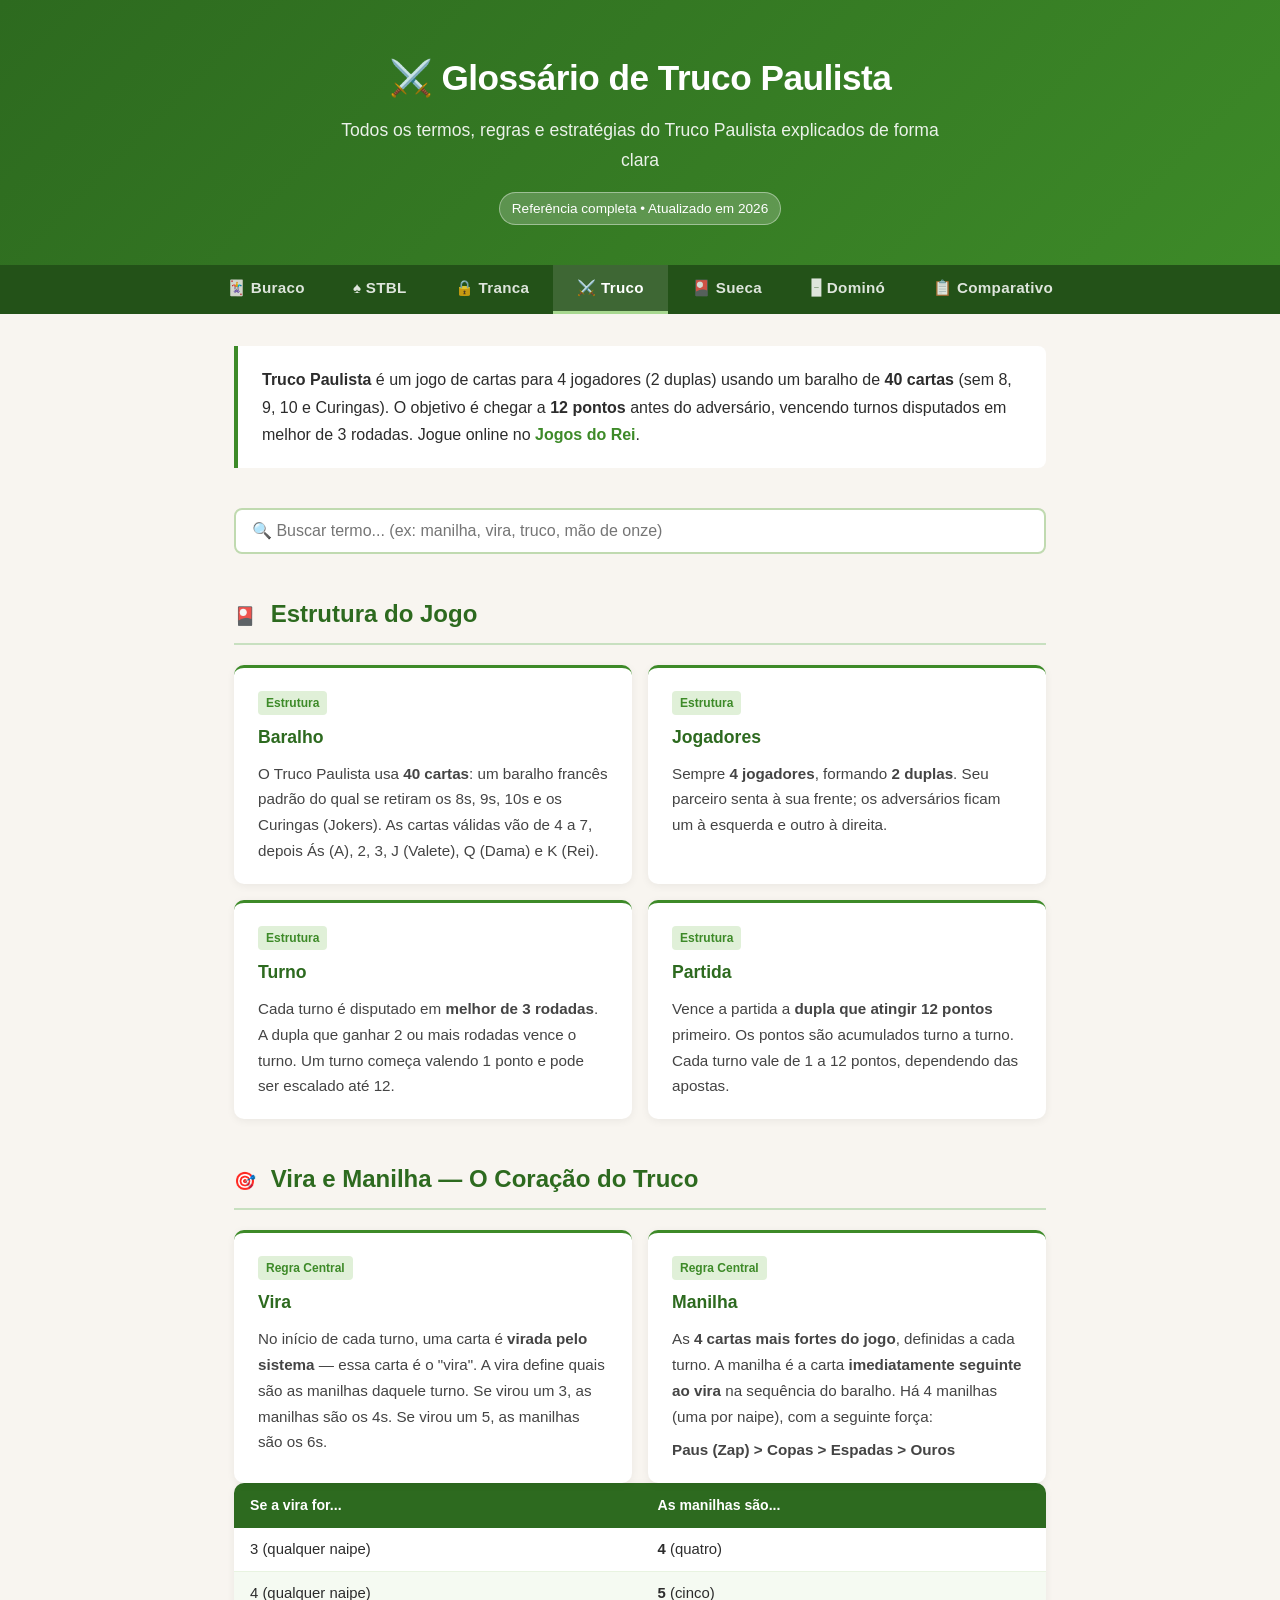
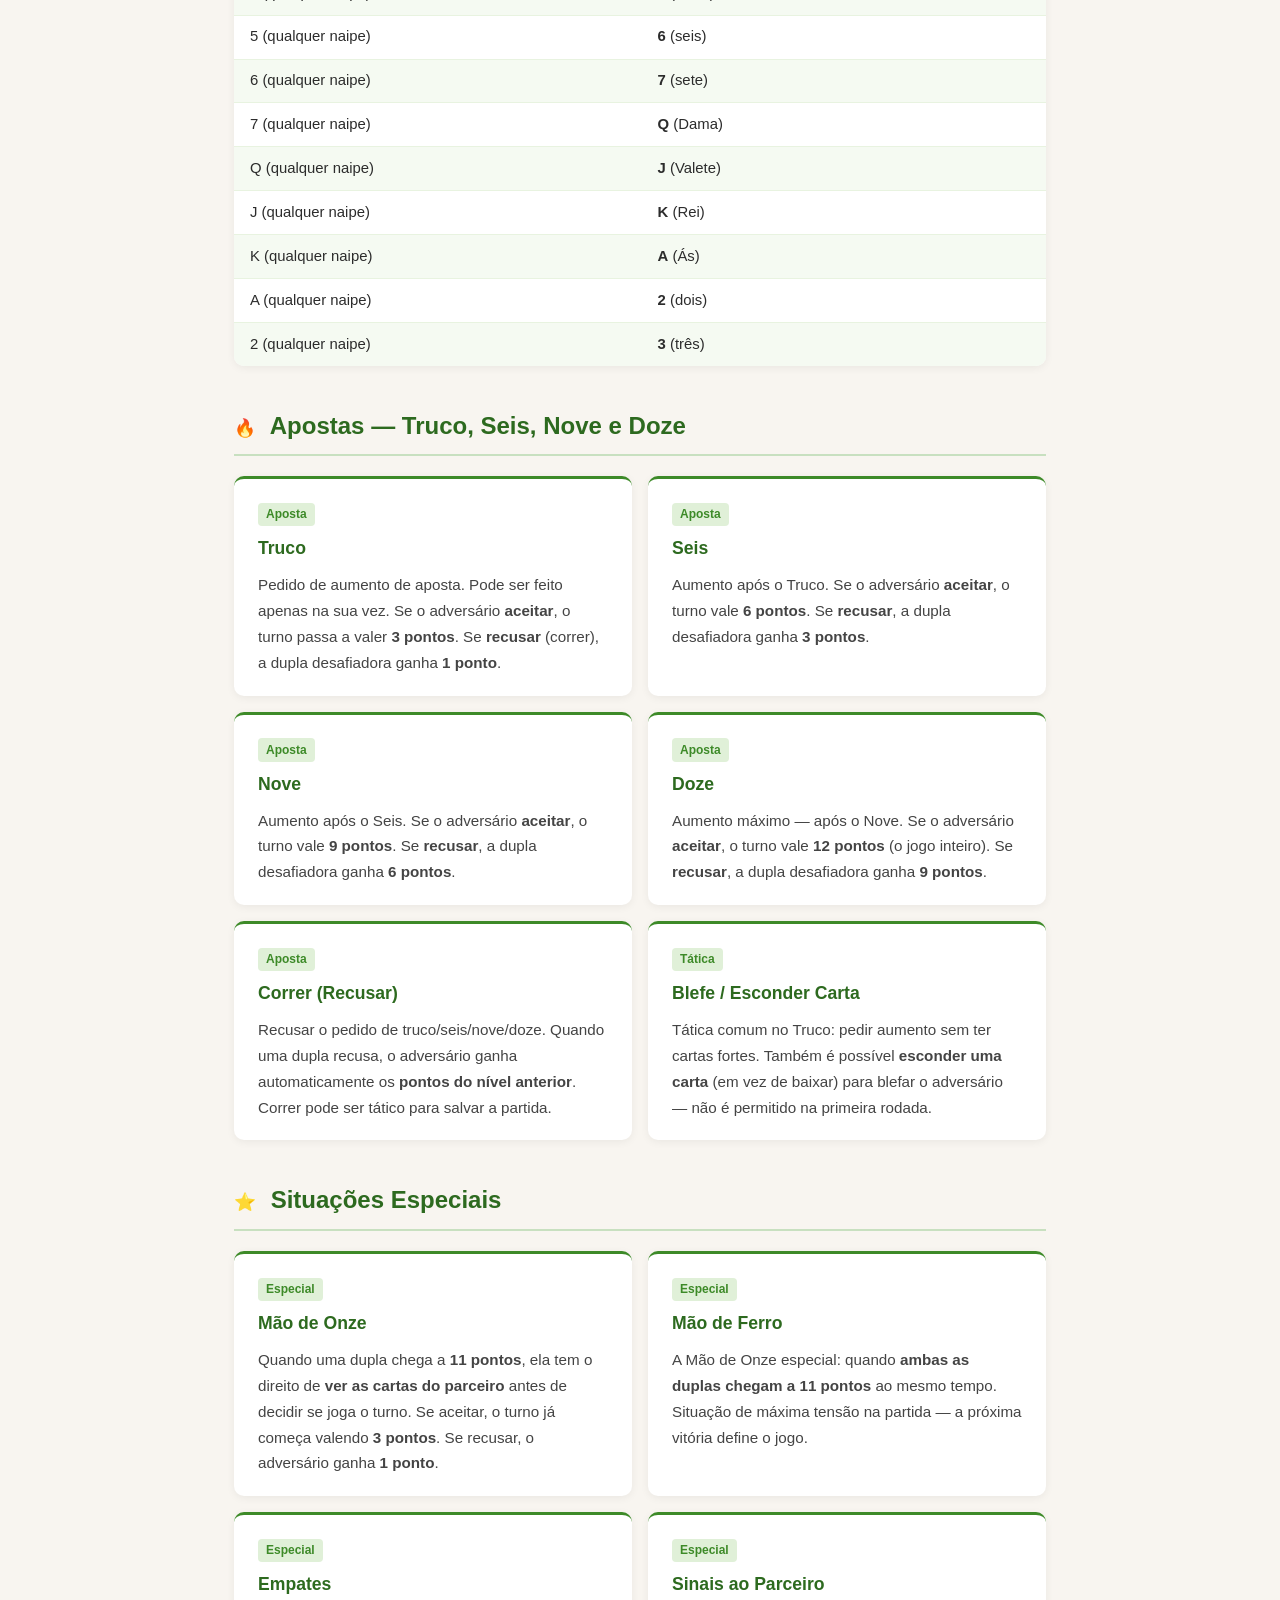
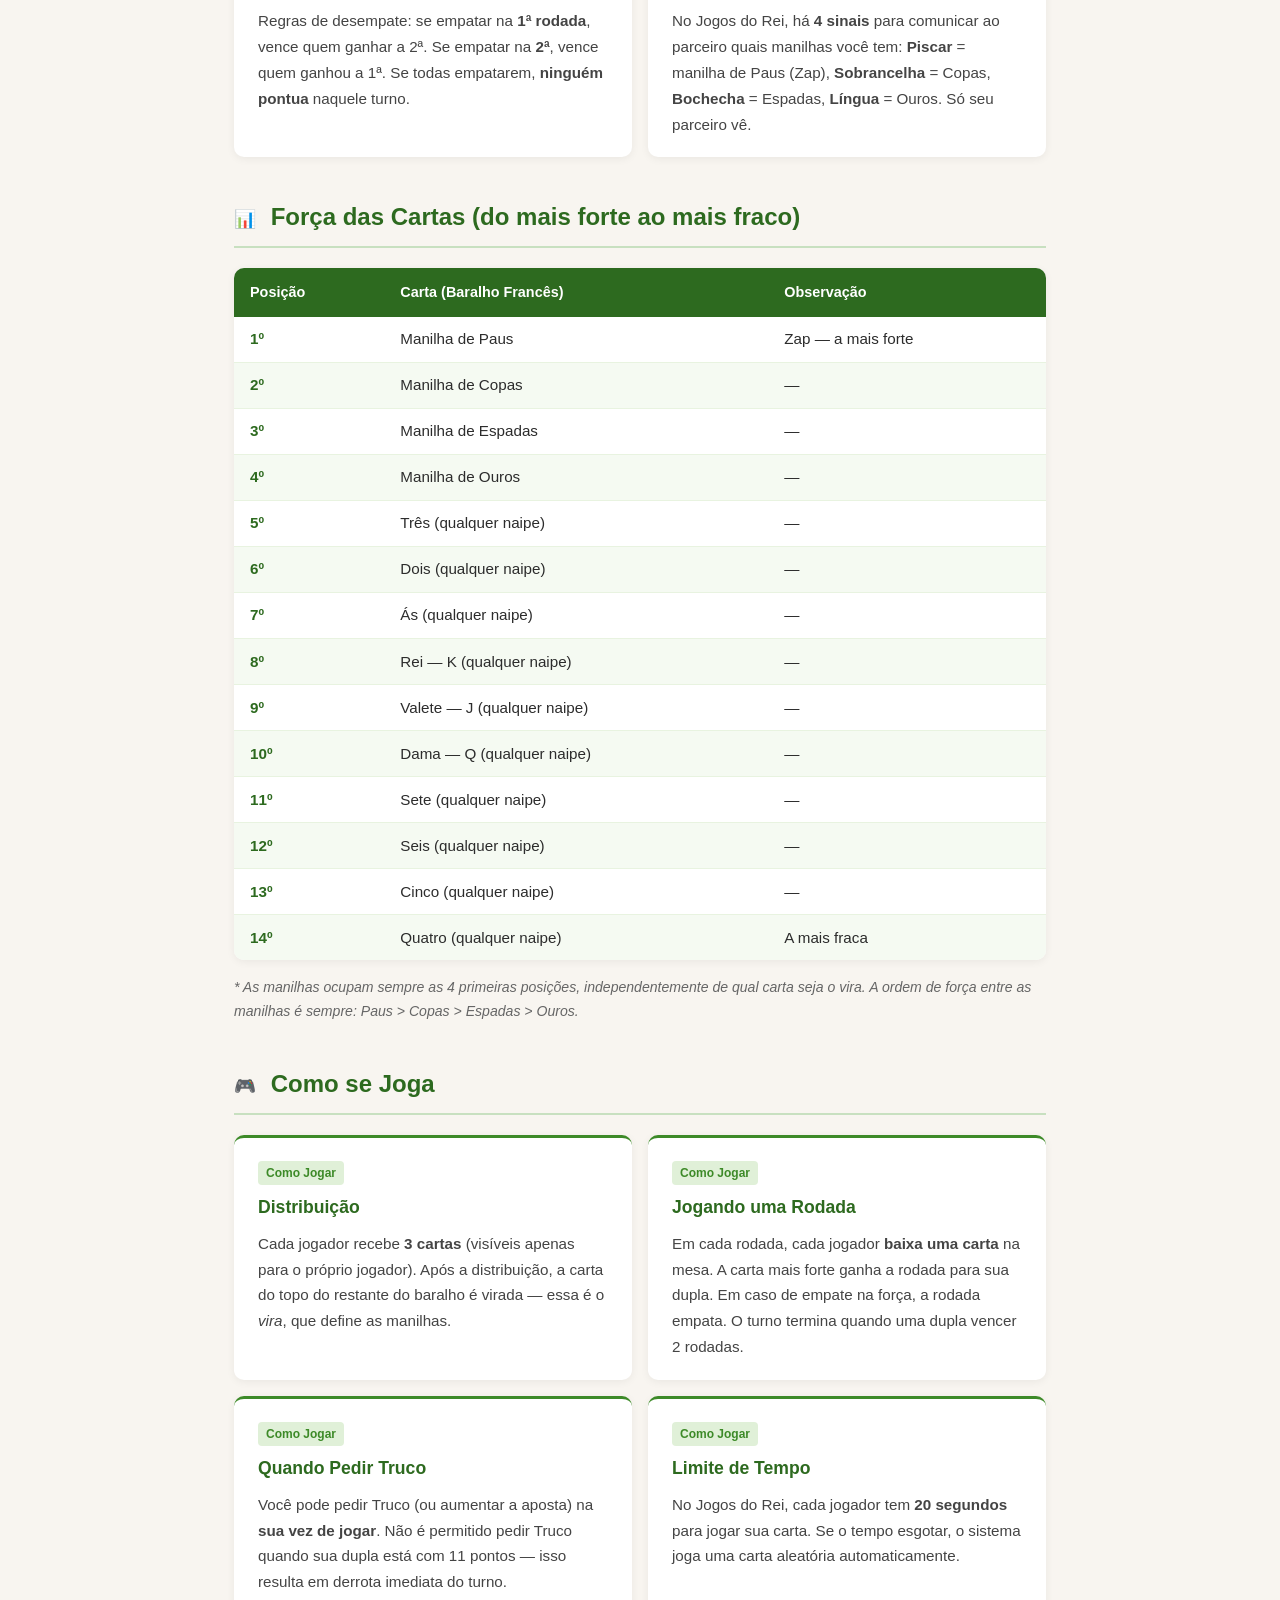
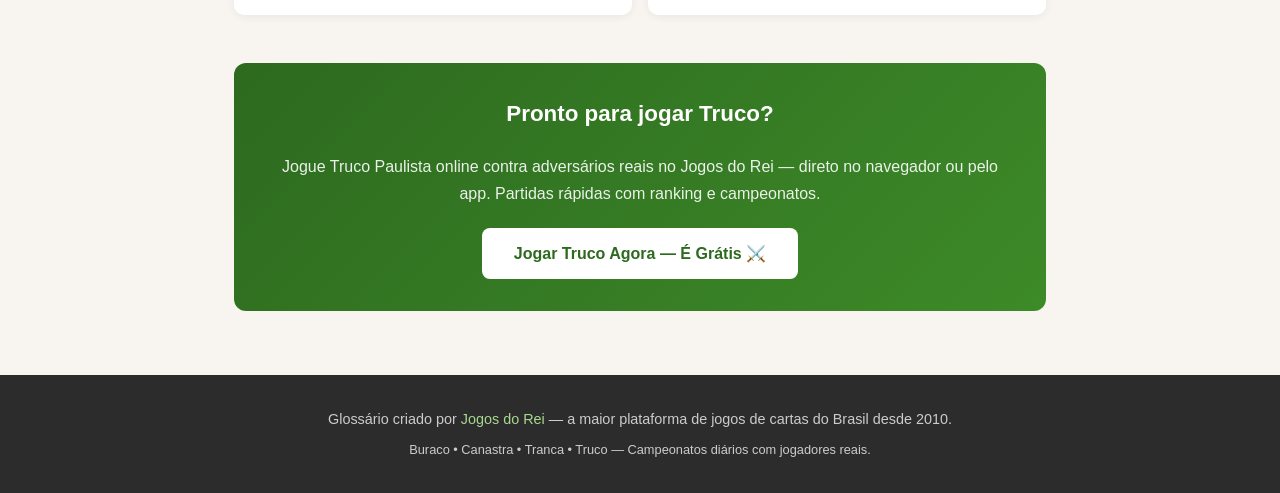
<file: glossario.tutorial/glossario-buraco-master/truco.html>
<!DOCTYPE html>
<html lang="pt-BR">
<head>
  <meta charset="UTF-8">
  <meta name="viewport" content="width=device-width, initial-scale=1.0">
  <title>Glossário de Truco Paulista — Termos, Manilhas e Regras</title>
  <meta name="description" content="Glossário completo do Truco Paulista: manilha, vira, truco, seis, nove, doze, mão de onze e todos os termos do jogo. Jogue online no Jogos do Rei.">
  <meta name="keywords" content="glossário truco, termos truco paulista, manilha truco, vira truco, mão de onze, regras truco">
  <meta name="author" content="Jogos do Rei">
  <meta property="og:title" content="Glossário de Truco Paulista — Jogos do Rei">
  <meta property="og:description" content="Todos os termos e regras do Truco Paulista: manilha, vira, truco, seis, nove, doze, mão de onze e muito mais.">
  <meta property="og:url" content="https://jogosdorei.github.io/glossario-buraco/truco.html">
  <link rel="canonical" href="https://jogosdorei.github.io/glossario-buraco/truco.html">
  <style>
    * { box-sizing: border-box; margin: 0; padding: 0; }
    body {
      font-family: 'Segoe UI', Tahoma, Geneva, Verdana, sans-serif;
      background: #f8f5f0;
      color: #2c2c2c;
      line-height: 1.7;
    }
    header {
      background: linear-gradient(135deg, #2d6a1f 0%, #3d8a28 100%);
      color: white;
      padding: 3rem 1.5rem 2.5rem;
      text-align: center;
    }
    header h1 { font-size: 2.2rem; margin-bottom: 0.5rem; letter-spacing: -0.5px; }
    header p { font-size: 1.1rem; opacity: 0.9; max-width: 600px; margin: 0 auto; }
    .badge {
      display: inline-block;
      background: rgba(255,255,255,0.2);
      border: 1px solid rgba(255,255,255,0.4);
      border-radius: 20px;
      padding: 0.25rem 0.75rem;
      font-size: 0.85rem;
      margin-top: 1rem;
    }
    nav {
      background: #235218;
      display: flex;
      justify-content: center;
      gap: 0;
      flex-wrap: wrap;
    }
    nav a {
      color: rgba(255,255,255,0.85);
      text-decoration: none;
      padding: 0.65rem 1.5rem;
      font-size: 0.95rem;
      font-weight: 600;
      letter-spacing: 0.3px;
      transition: background 0.15s, color 0.15s;
    }
    nav a:hover, nav a.active {
      background: rgba(255,255,255,0.12);
      color: white;
    }
    nav a.active {
      border-bottom: 3px solid #a8d890;
    }
    .container { max-width: 860px; margin: 0 auto; padding: 2rem 1.5rem; }
    .intro {
      background: white;
      border-left: 4px solid #3d8a28;
      border-radius: 0 8px 8px 0;
      padding: 1.25rem 1.5rem;
      margin-bottom: 2.5rem;
      font-size: 1rem;
    }
    .intro a { color: #3d8a28; font-weight: 600; text-decoration: none; }
    .intro a:hover { text-decoration: underline; }
    h2 {
      font-size: 1.5rem;
      color: #2d6a1f;
      border-bottom: 2px solid #c8e0c0;
      padding-bottom: 0.5rem;
      margin: 2.5rem 0 1.25rem;
    }
    h2 span { font-size: 1.1rem; margin-right: 0.5rem; }
    .term-grid {
      display: grid;
      grid-template-columns: 1fr;
      gap: 1rem;
    }
    @media (min-width: 600px) {
      .term-grid { grid-template-columns: 1fr 1fr; }
    }
    .term-card {
      background: white;
      border-radius: 10px;
      padding: 1.25rem 1.5rem;
      box-shadow: 0 2px 8px rgba(0,0,0,0.06);
      border-top: 3px solid #3d8a28;
      transition: transform 0.15s ease, box-shadow 0.15s ease;
    }
    .term-card:hover {
      transform: translateY(-2px);
      box-shadow: 0 4px 16px rgba(0,0,0,0.1);
    }
    .term-card h3 {
      font-size: 1.1rem;
      color: #2d6a1f;
      margin-bottom: 0.5rem;
    }
    .term-card p { font-size: 0.95rem; color: #444; }
    .term-card .tag {
      display: inline-block;
      background: #e0f0d8;
      color: #3d8a28;
      border-radius: 4px;
      padding: 0.1rem 0.5rem;
      font-size: 0.75rem;
      font-weight: 600;
      margin-bottom: 0.5rem;
    }
    .cta {
      background: linear-gradient(135deg, #2d6a1f, #3d8a28);
      color: white;
      border-radius: 12px;
      padding: 2rem 2rem;
      text-align: center;
      margin: 3rem 0 2rem;
    }
    .cta h2 { color: white; border: none; margin: 0 0 0.75rem; font-size: 1.4rem; }
    .cta p { margin-bottom: 1.25rem; opacity: 0.9; font-size: 1rem; }
    .cta a {
      display: inline-block;
      background: white;
      color: #2d6a1f;
      font-weight: 700;
      padding: 0.75rem 2rem;
      border-radius: 8px;
      text-decoration: none;
      font-size: 1rem;
      transition: opacity 0.15s;
    }
    .cta a:hover { opacity: 0.85; }
    .pontos-table {
      width: 100%;
      border-collapse: collapse;
      background: white;
      border-radius: 10px;
      overflow: hidden;
      box-shadow: 0 2px 8px rgba(0,0,0,0.06);
      margin-bottom: 1rem;
    }
    .pontos-table th {
      background: #2d6a1f;
      color: white;
      padding: 0.75rem 1rem;
      text-align: left;
      font-size: 0.9rem;
    }
    .pontos-table td {
      padding: 0.6rem 1rem;
      border-bottom: 1px solid #e8f3e0;
      font-size: 0.95rem;
    }
    .pontos-table tr:last-child td { border-bottom: none; }
    .pontos-table tr:nth-child(even) td { background: #f5faf2; }
    .pts { font-weight: 700; color: #3d8a28; }
    footer {
      background: #2c2c2c;
      color: #ccc;
      text-align: center;
      padding: 2rem 1rem;
      font-size: 0.9rem;
    }
    footer a { color: #a8d890; text-decoration: none; }
    footer a:hover { text-decoration: underline; }
    .search-box {
      display: flex;
      gap: 0.5rem;
      margin-bottom: 2rem;
    }
    .search-box input {
      flex: 1;
      padding: 0.75rem 1rem;
      border: 2px solid #c0dab0;
      border-radius: 8px;
      font-size: 1rem;
      outline: none;
      transition: border-color 0.15s;
    }
    .search-box input:focus { border-color: #3d8a28; }
    #no-results { display: none; color: #888; text-align: center; padding: 2rem; }
    .manilha-table {
      width: 100%;
      border-collapse: collapse;
      background: white;
      border-radius: 10px;
      overflow: hidden;
      box-shadow: 0 2px 8px rgba(0,0,0,0.06);
      margin-bottom: 1.5rem;
    }
    .manilha-table th {
      background: #2d6a1f;
      color: white;
      padding: 0.65rem 1rem;
      text-align: left;
      font-size: 0.88rem;
    }
    .manilha-table td {
      padding: 0.55rem 1rem;
      border-bottom: 1px solid #e8f3e0;
      font-size: 0.93rem;
    }
    .manilha-table tr:last-child td { border-bottom: none; }
    .manilha-table tr:nth-child(even) td { background: #f5faf2; }
    .rank { font-weight: 700; color: #2d6a1f; }
  </style>
</head>
<body>

<header>
  <h1>⚔️ Glossário de Truco Paulista</h1>
  <p>Todos os termos, regras e estratégias do Truco Paulista explicados de forma clara</p>
  <span class="badge">Referência completa • Atualizado em 2026</span>
</header>

<nav>
  <a href="./index.html">🃏 Buraco</a>
  <a href="./stbl.html">♠️ STBL</a>
  <a href="./tranca.html">🔒 Tranca</a>
  <a href="./truco.html" class="active">⚔️ Truco</a>
  <a href="./sueca.html">🎴 Sueca</a>
  <a href="./domino.html">🁢 Dominó</a>
  <a href="./comparativo.html">📋 Comparativo</a>
</nav>

<div class="container">

  <div class="intro">
    <strong>Truco Paulista</strong> é um jogo de cartas para 4 jogadores (2 duplas) usando um baralho de <strong>40 cartas</strong> (sem 8, 9, 10 e Curingas). O objetivo é chegar a <strong>12 pontos</strong> antes do adversário, vencendo turnos disputados em melhor de 3 rodadas. Jogue online no <a href="https://www.jogosdorei.com.br/jogar-truco-online.php" target="_blank" rel="noopener">Jogos do Rei</a>.
  </div>

  <div class="search-box">
    <input type="text" id="search" placeholder="🔍 Buscar termo... (ex: manilha, vira, truco, mão de onze)" oninput="filtrarTermos()">
  </div>
  <p id="no-results">Nenhum termo encontrado. Tente outra busca.</p>

  <!-- SEÇÃO: Estrutura -->
  <h2><span>🎴</span> Estrutura do Jogo</h2>
  <div class="term-grid" id="section-estrutura">

    <div class="term-card" data-termo="baralho cartas 40 deck truco paulista">
      <span class="tag">Estrutura</span>
      <h3>Baralho</h3>
      <p>O Truco Paulista usa <strong>40 cartas</strong>: um baralho francês padrão do qual se retiram os 8s, 9s, 10s e os Curingas (Jokers). As cartas válidas vão de 4 a 7, depois Ás (A), 2, 3, J (Valete), Q (Dama) e K (Rei).</p>
    </div>

    <div class="term-card" data-termo="jogadores dupla parceiro 4">
      <span class="tag">Estrutura</span>
      <h3>Jogadores</h3>
      <p>Sempre <strong>4 jogadores</strong>, formando <strong>2 duplas</strong>. Seu parceiro senta à sua frente; os adversários ficam um à esquerda e outro à direita.</p>
    </div>

    <div class="term-card" data-termo="turno rodada 3 melhor de">
      <span class="tag">Estrutura</span>
      <h3>Turno</h3>
      <p>Cada turno é disputado em <strong>melhor de 3 rodadas</strong>. A dupla que ganhar 2 ou mais rodadas vence o turno. Um turno começa valendo 1 ponto e pode ser escalado até 12.</p>
    </div>

    <div class="term-card" data-termo="partida 12 pontos vencer">
      <span class="tag">Estrutura</span>
      <h3>Partida</h3>
      <p>Vence a partida a <strong>dupla que atingir 12 pontos</strong> primeiro. Os pontos são acumulados turno a turno. Cada turno vale de 1 a 12 pontos, dependendo das apostas.</p>
    </div>

  </div>

  <!-- SEÇÃO: Vira e Manilha -->
  <h2><span>🎯</span> Vira e Manilha — O Coração do Truco</h2>
  <div class="term-grid" id="section-manilha">

    <div class="term-card" data-termo="vira carta virada definir manilha">
      <span class="tag">Regra Central</span>
      <h3>Vira</h3>
      <p>No início de cada turno, uma carta é <strong>virada pelo sistema</strong> — essa carta é o "vira". A vira define quais são as manilhas daquele turno. Se virou um 3, as manilhas são os 4s. Se virou um 5, as manilhas são os 6s.</p>
    </div>

    <div class="term-card" data-termo="manilha carta mais forte paus copas espadas ouros">
      <span class="tag">Regra Central</span>
      <h3>Manilha</h3>
      <p>As <strong>4 cartas mais fortes do jogo</strong>, definidas a cada turno. A manilha é a carta <strong>imediatamente seguinte ao vira</strong> na sequência do baralho. Há 4 manilhas (uma por naipe), com a seguinte força:</p>
      <p style="margin-top:0.5rem;"><strong>Paus (Zap) &gt; Copas &gt; Espadas &gt; Ouros</strong></p>
    </div>

  </div>

  <!-- Tabela de exemplos de manilha -->
  <table class="manilha-table">
    <thead>
      <tr>
        <th>Se a vira for...</th>
        <th>As manilhas são...</th>
      </tr>
    </thead>
    <tbody>
      <tr><td>3 (qualquer naipe)</td><td><strong>4</strong> (quatro)</td></tr>
      <tr><td>4 (qualquer naipe)</td><td><strong>5</strong> (cinco)</td></tr>
      <tr><td>5 (qualquer naipe)</td><td><strong>6</strong> (seis)</td></tr>
      <tr><td>6 (qualquer naipe)</td><td><strong>7</strong> (sete)</td></tr>
      <tr><td>7 (qualquer naipe)</td><td><strong>Q</strong> (Dama)</td></tr>
      <tr><td>Q (qualquer naipe)</td><td><strong>J</strong> (Valete)</td></tr>
      <tr><td>J (qualquer naipe)</td><td><strong>K</strong> (Rei)</td></tr>
      <tr><td>K (qualquer naipe)</td><td><strong>A</strong> (Ás)</td></tr>
      <tr><td>A (qualquer naipe)</td><td><strong>2</strong> (dois)</td></tr>
      <tr><td>2 (qualquer naipe)</td><td><strong>3</strong> (três)</td></tr>
    </tbody>
  </table>

  <!-- SEÇÃO: Apostas -->
  <h2><span>🔥</span> Apostas — Truco, Seis, Nove e Doze</h2>
  <div class="term-grid" id="section-apostas">

    <div class="term-card" data-termo="truco pedido aposta aumento 3 pontos">
      <span class="tag">Aposta</span>
      <h3>Truco</h3>
      <p>Pedido de aumento de aposta. Pode ser feito apenas na sua vez. Se o adversário <strong>aceitar</strong>, o turno passa a valer <strong>3 pontos</strong>. Se <strong>recusar</strong> (correr), a dupla desafiadora ganha <strong>1 ponto</strong>.</p>
    </div>

    <div class="term-card" data-termo="seis aumento aposta 6 pontos">
      <span class="tag">Aposta</span>
      <h3>Seis</h3>
      <p>Aumento após o Truco. Se o adversário <strong>aceitar</strong>, o turno vale <strong>6 pontos</strong>. Se <strong>recusar</strong>, a dupla desafiadora ganha <strong>3 pontos</strong>.</p>
    </div>

    <div class="term-card" data-termo="nove aumento aposta 9 pontos">
      <span class="tag">Aposta</span>
      <h3>Nove</h3>
      <p>Aumento após o Seis. Se o adversário <strong>aceitar</strong>, o turno vale <strong>9 pontos</strong>. Se <strong>recusar</strong>, a dupla desafiadora ganha <strong>6 pontos</strong>.</p>
    </div>

    <div class="term-card" data-termo="doze aumento aposta 12 pontos jogo">
      <span class="tag">Aposta</span>
      <h3>Doze</h3>
      <p>Aumento máximo — após o Nove. Se o adversário <strong>aceitar</strong>, o turno vale <strong>12 pontos</strong> (o jogo inteiro). Se <strong>recusar</strong>, a dupla desafiadora ganha <strong>9 pontos</strong>.</p>
    </div>

    <div class="term-card" data-termo="correr fugir recusar aposta pontos adversário">
      <span class="tag">Aposta</span>
      <h3>Correr (Recusar)</h3>
      <p>Recusar o pedido de truco/seis/nove/doze. Quando uma dupla recusa, o adversário ganha automaticamente os <strong>pontos do nível anterior</strong>. Correr pode ser tático para salvar a partida.</p>
    </div>

    <div class="term-card" data-termo="blefe esconder carta tática">
      <span class="tag">Tática</span>
      <h3>Blefe / Esconder Carta</h3>
      <p>Tática comum no Truco: pedir aumento sem ter cartas fortes. Também é possível <strong>esconder uma carta</strong> (em vez de baixar) para blefar o adversário — não é permitido na primeira rodada.</p>
    </div>

  </div>

  <!-- SEÇÃO: Situações Especiais -->
  <h2><span>⭐</span> Situações Especiais</h2>
  <div class="term-grid" id="section-especiais">

    <div class="term-card" data-termo="mão de onze 11 pontos ver cartas parceiro">
      <span class="tag">Especial</span>
      <h3>Mão de Onze</h3>
      <p>Quando uma dupla chega a <strong>11 pontos</strong>, ela tem o direito de <strong>ver as cartas do parceiro</strong> antes de decidir se joga o turno. Se aceitar, o turno já começa valendo <strong>3 pontos</strong>. Se recusar, o adversário ganha <strong>1 ponto</strong>.</p>
    </div>

    <div class="term-card" data-termo="mão de ferro 11 pontos ambas duplas especial">
      <span class="tag">Especial</span>
      <h3>Mão de Ferro</h3>
      <p>A Mão de Onze especial: quando <strong>ambas as duplas chegam a 11 pontos</strong> ao mesmo tempo. Situação de máxima tensão na partida — a próxima vitória define o jogo.</p>
    </div>

    <div class="term-card" data-termo="empate rodada desempate regra">
      <span class="tag">Especial</span>
      <h3>Empates</h3>
      <p>Regras de desempate: se empatar na <strong>1ª rodada</strong>, vence quem ganhar a 2ª. Se empatar na <strong>2ª</strong>, vence quem ganhou a 1ª. Se todas empatarem, <strong>ninguém pontua</strong> naquele turno.</p>
    </div>

    <div class="term-card" data-termo="sinais comunicação parceiro ícones piscar sobrancelha">
      <span class="tag">Especial</span>
      <h3>Sinais ao Parceiro</h3>
      <p>No Jogos do Rei, há <strong>4 sinais</strong> para comunicar ao parceiro quais manilhas você tem: <strong>Piscar</strong> = manilha de Paus (Zap), <strong>Sobrancelha</strong> = Copas, <strong>Bochecha</strong> = Espadas, <strong>Língua</strong> = Ouros. Só seu parceiro vê.</p>
    </div>

  </div>

  <!-- SEÇÃO: Força das Cartas -->
  <h2><span>📊</span> Força das Cartas (do mais forte ao mais fraco)</h2>

  <table class="pontos-table">
    <thead>
      <tr>
        <th>Posição</th>
        <th>Carta (Baralho Francês)</th>
        <th>Observação</th>
      </tr>
    </thead>
    <tbody>
      <tr><td class="rank">1º</td><td>Manilha de Paus</td><td>Zap — a mais forte</td></tr>
      <tr><td class="rank">2º</td><td>Manilha de Copas</td><td>—</td></tr>
      <tr><td class="rank">3º</td><td>Manilha de Espadas</td><td>—</td></tr>
      <tr><td class="rank">4º</td><td>Manilha de Ouros</td><td>—</td></tr>
      <tr><td class="rank">5º</td><td>Três (qualquer naipe)</td><td>—</td></tr>
      <tr><td class="rank">6º</td><td>Dois (qualquer naipe)</td><td>—</td></tr>
      <tr><td class="rank">7º</td><td>Ás (qualquer naipe)</td><td>—</td></tr>
      <tr><td class="rank">8º</td><td>Rei — K (qualquer naipe)</td><td>—</td></tr>
      <tr><td class="rank">9º</td><td>Valete — J (qualquer naipe)</td><td>—</td></tr>
      <tr><td class="rank">10º</td><td>Dama — Q (qualquer naipe)</td><td>—</td></tr>
      <tr><td class="rank">11º</td><td>Sete (qualquer naipe)</td><td>—</td></tr>
      <tr><td class="rank">12º</td><td>Seis (qualquer naipe)</td><td>—</td></tr>
      <tr><td class="rank">13º</td><td>Cinco (qualquer naipe)</td><td>—</td></tr>
      <tr><td class="rank">14º</td><td>Quatro (qualquer naipe)</td><td>A mais fraca</td></tr>
    </tbody>
  </table>

  <p style="font-size:0.88rem;color:#666;margin-bottom:2rem;"><em>* As manilhas ocupam sempre as 4 primeiras posições, independentemente de qual carta seja o vira. A ordem de força entre as manilhas é sempre: Paus &gt; Copas &gt; Espadas &gt; Ouros.</em></p>

  <!-- SEÇÃO: Como Jogar -->
  <h2><span>🎮</span> Como se Joga</h2>
  <div class="term-grid" id="section-como">

    <div class="term-card" data-termo="distribuir cartas 3 cada jogador">
      <span class="tag">Como Jogar</span>
      <h3>Distribuição</h3>
      <p>Cada jogador recebe <strong>3 cartas</strong> (visíveis apenas para o próprio jogador). Após a distribuição, a carta do topo do restante do baralho é virada — essa é o <em>vira</em>, que define as manilhas.</p>
    </div>

    <div class="term-card" data-termo="jogar carta baixar mesa rodada">
      <span class="tag">Como Jogar</span>
      <h3>Jogando uma Rodada</h3>
      <p>Em cada rodada, cada jogador <strong>baixa uma carta</strong> na mesa. A carta mais forte ganha a rodada para sua dupla. Em caso de empate na força, a rodada empata. O turno termina quando uma dupla vencer 2 rodadas.</p>
    </div>

    <div class="term-card" data-termo="pedir truco aumentar aposta momento">
      <span class="tag">Como Jogar</span>
      <h3>Quando Pedir Truco</h3>
      <p>Você pode pedir Truco (ou aumentar a aposta) na <strong>sua vez de jogar</strong>. Não é permitido pedir Truco quando sua dupla está com 11 pontos — isso resulta em derrota imediata do turno.</p>
    </div>

    <div class="term-card" data-termo="limite tempo 20 segundos automático">
      <span class="tag">Como Jogar</span>
      <h3>Limite de Tempo</h3>
      <p>No Jogos do Rei, cada jogador tem <strong>20 segundos</strong> para jogar sua carta. Se o tempo esgotar, o sistema joga uma carta aleatória automaticamente.</p>
    </div>

  </div>

  <!-- CTA -->
  <div class="cta">
    <h2>Pronto para jogar Truco?</h2>
    <p>Jogue Truco Paulista online contra adversários reais no Jogos do Rei — direto no navegador ou pelo app. Partidas rápidas com ranking e campeonatos.</p>
    <a href="https://www.jogosdorei.com.br/jogar-truco-online.php" target="_blank" rel="noopener">Jogar Truco Agora — É Grátis ⚔️</a>
  </div>

</div>

<footer>
  <p>Glossário criado por <a href="https://www.jogosdorei.com.br" target="_blank" rel="noopener">Jogos do Rei</a> — a maior plataforma de jogos de cartas do Brasil desde 2010.</p>
  <p style="margin-top:0.5rem; font-size:0.8rem;">Buraco • Canastra • Tranca • Truco — Campeonatos diários com jogadores reais.</p>
</footer>

<script>
  function filtrarTermos() {
    const q = document.getElementById('search').value.toLowerCase();
    const cards = document.querySelectorAll('.term-card');
    let found = 0;
    cards.forEach(card => {
      const text = (card.getAttribute('data-termo') + ' ' + card.innerText).toLowerCase();
      const match = !q || text.includes(q);
      card.style.display = match ? '' : 'none';
      if (match) found++;
    });
    document.getElementById('no-results').style.display = (found === 0 && q) ? 'block' : 'none';
  }
</script>

</body>
</html>
</file>
